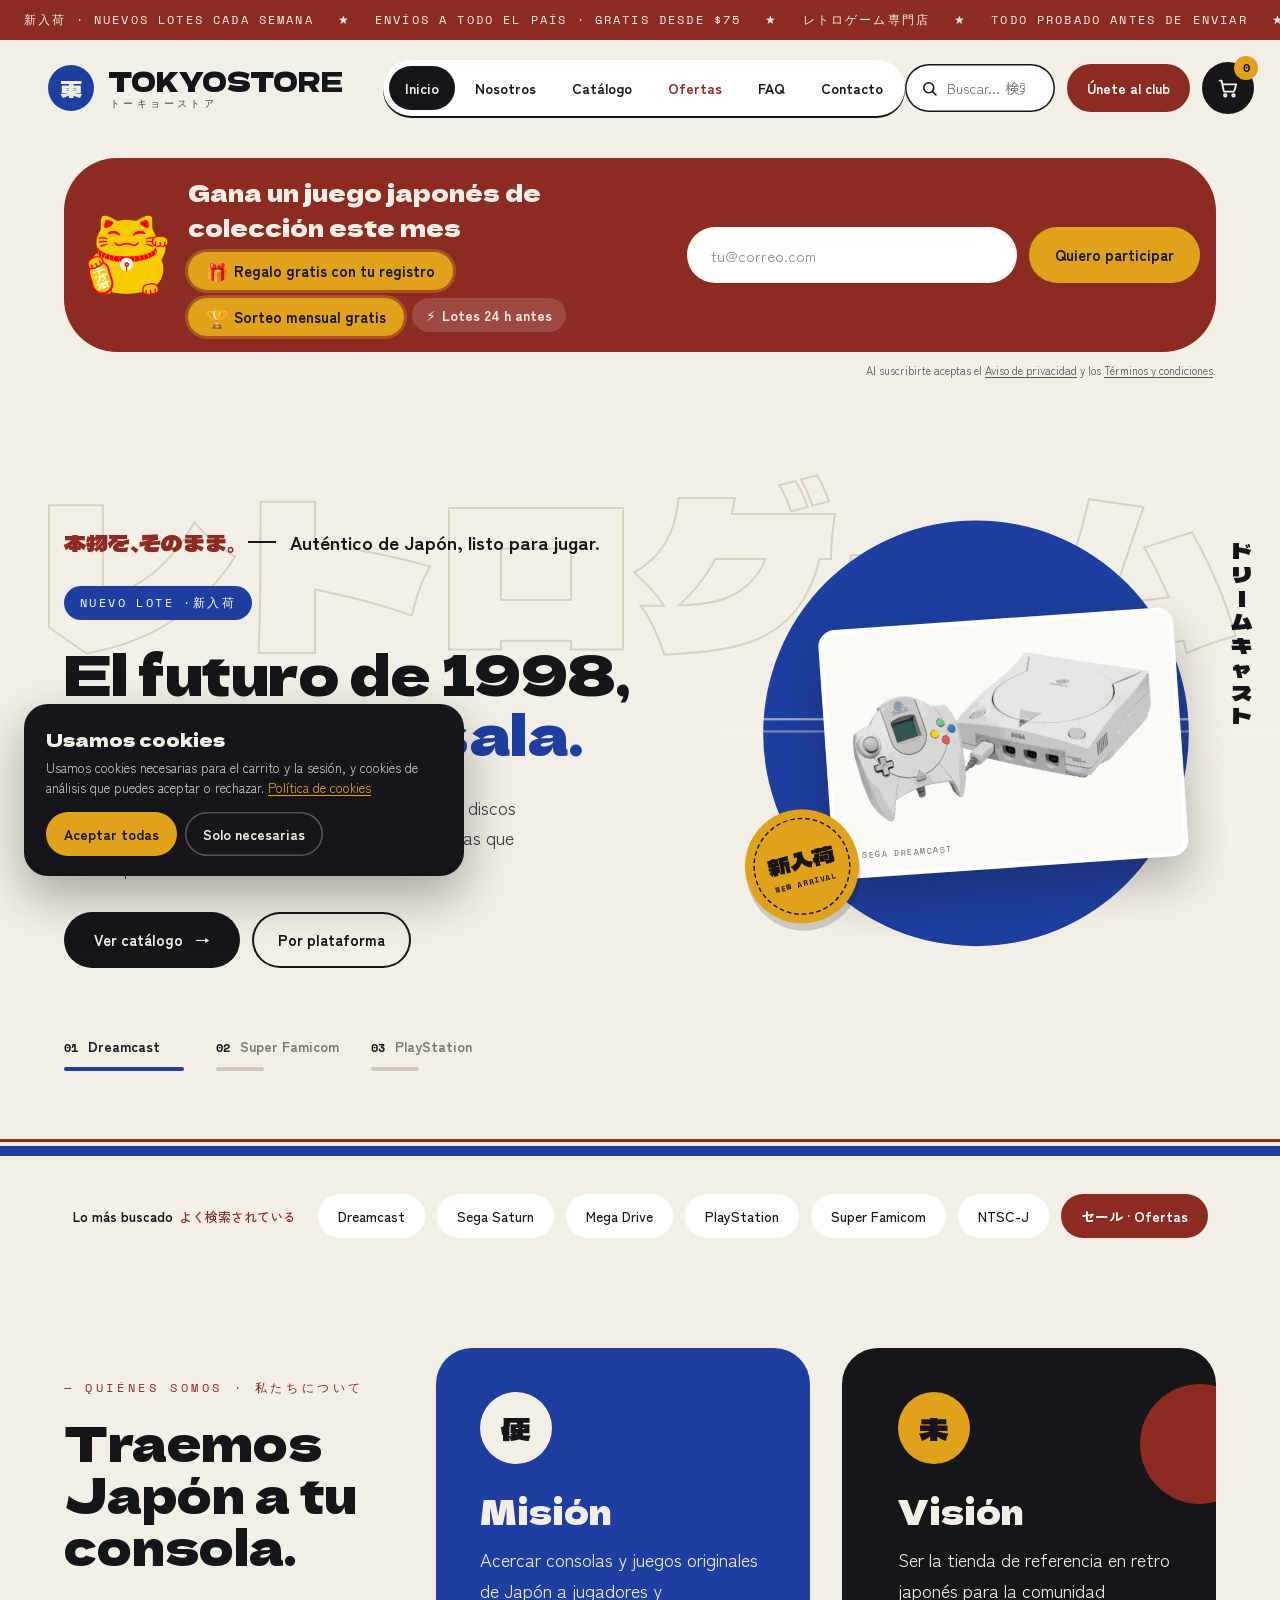
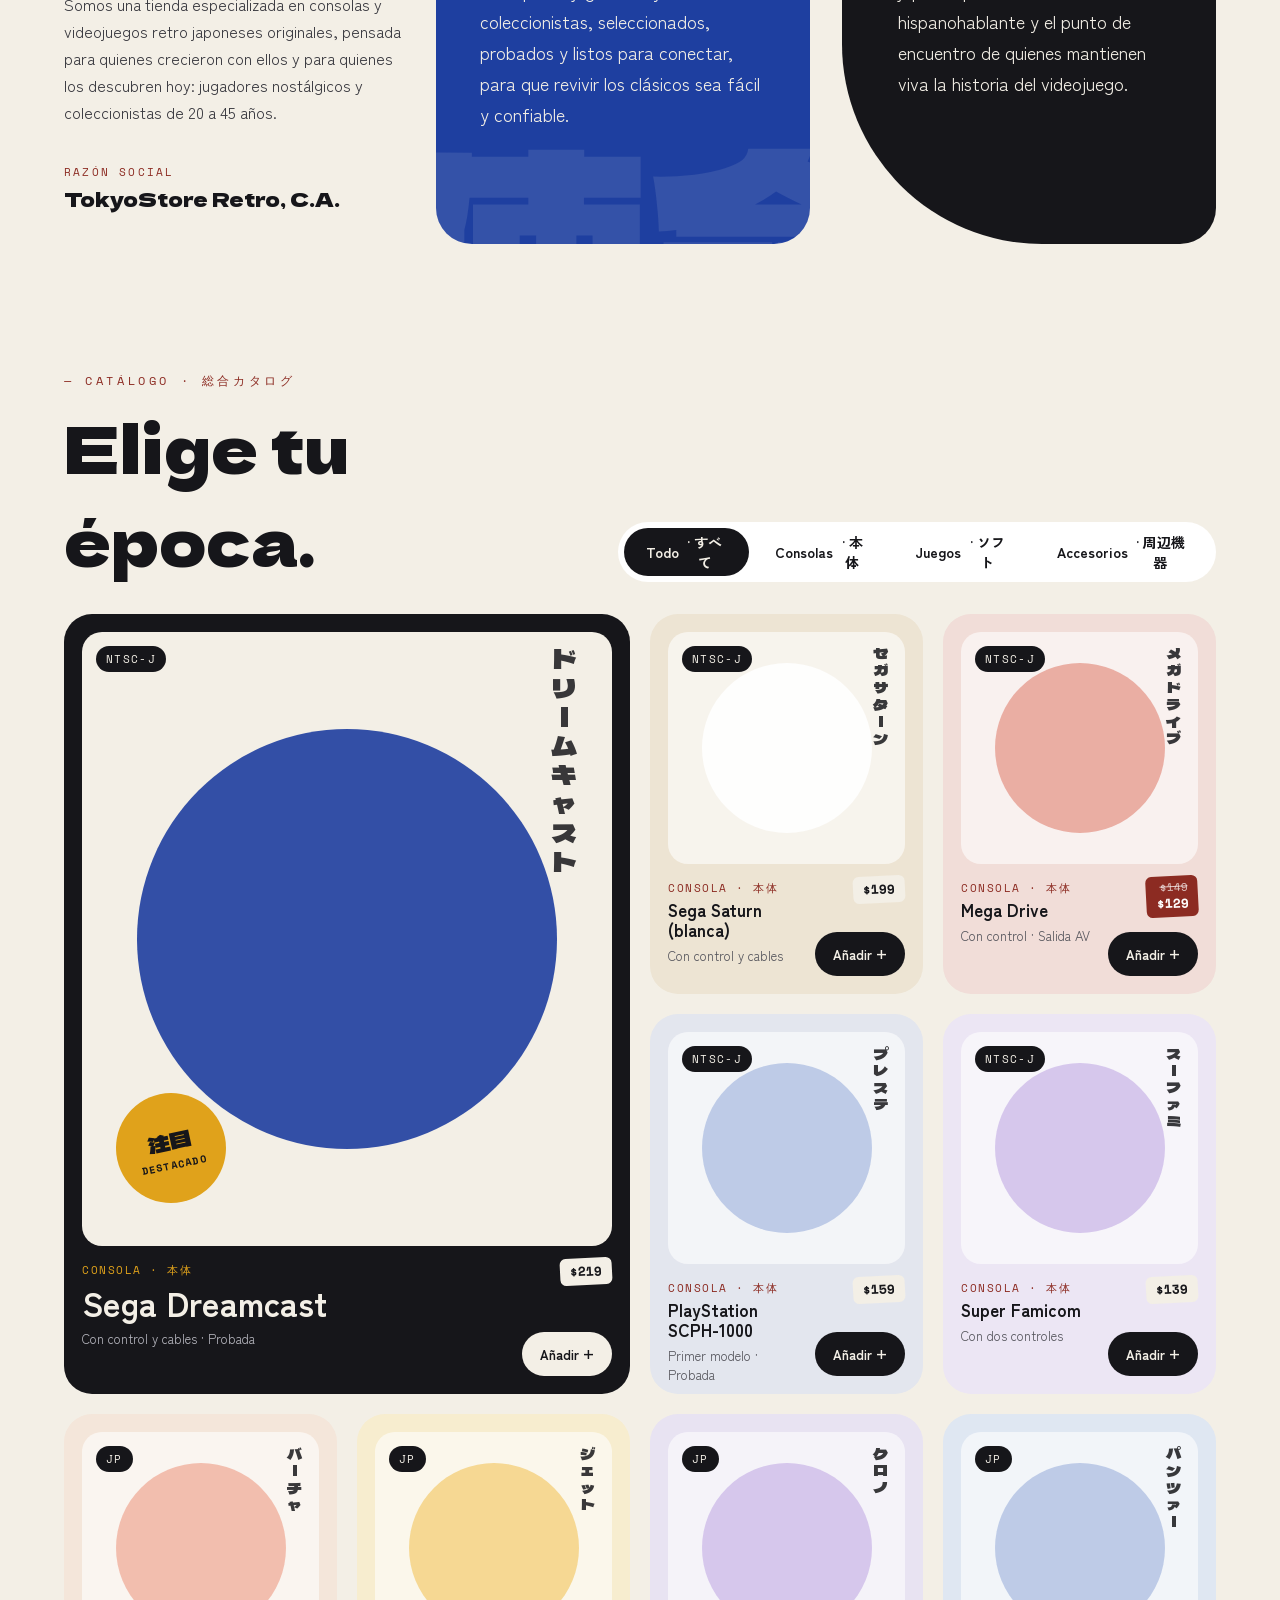
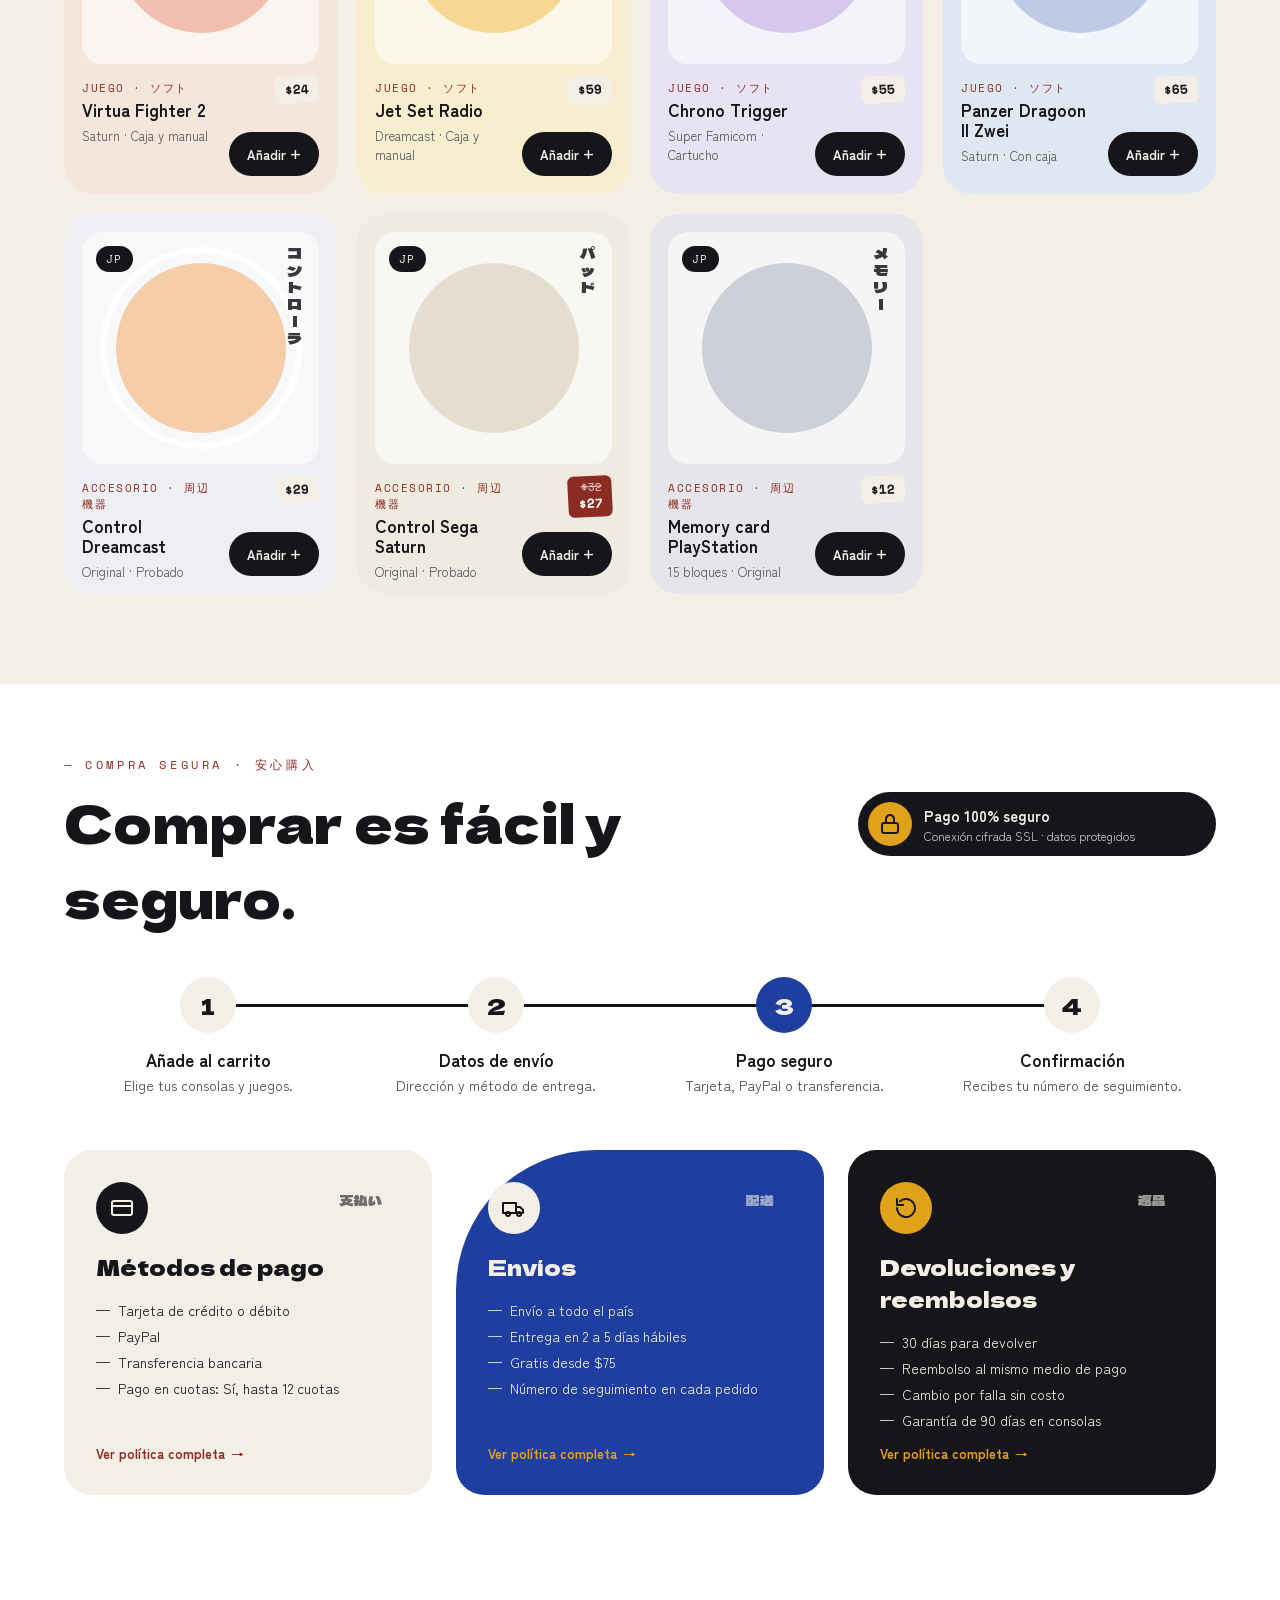
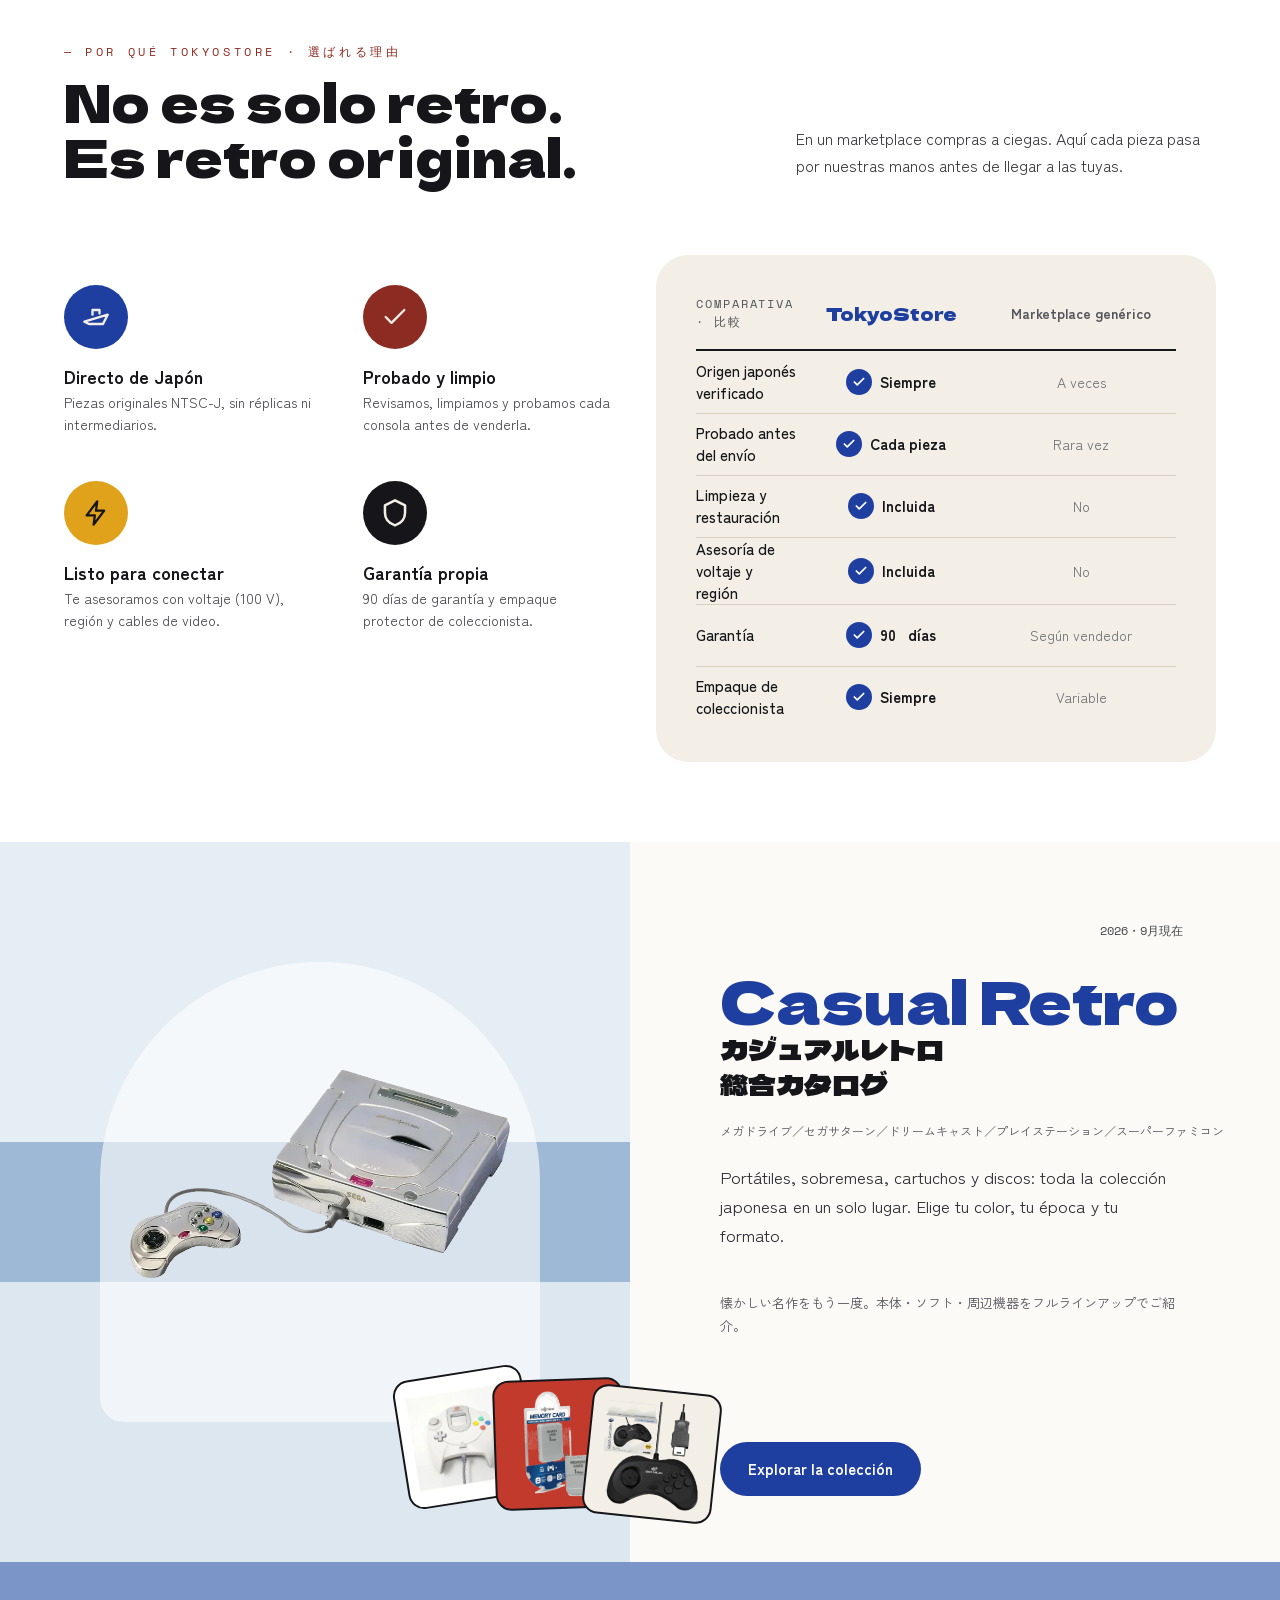
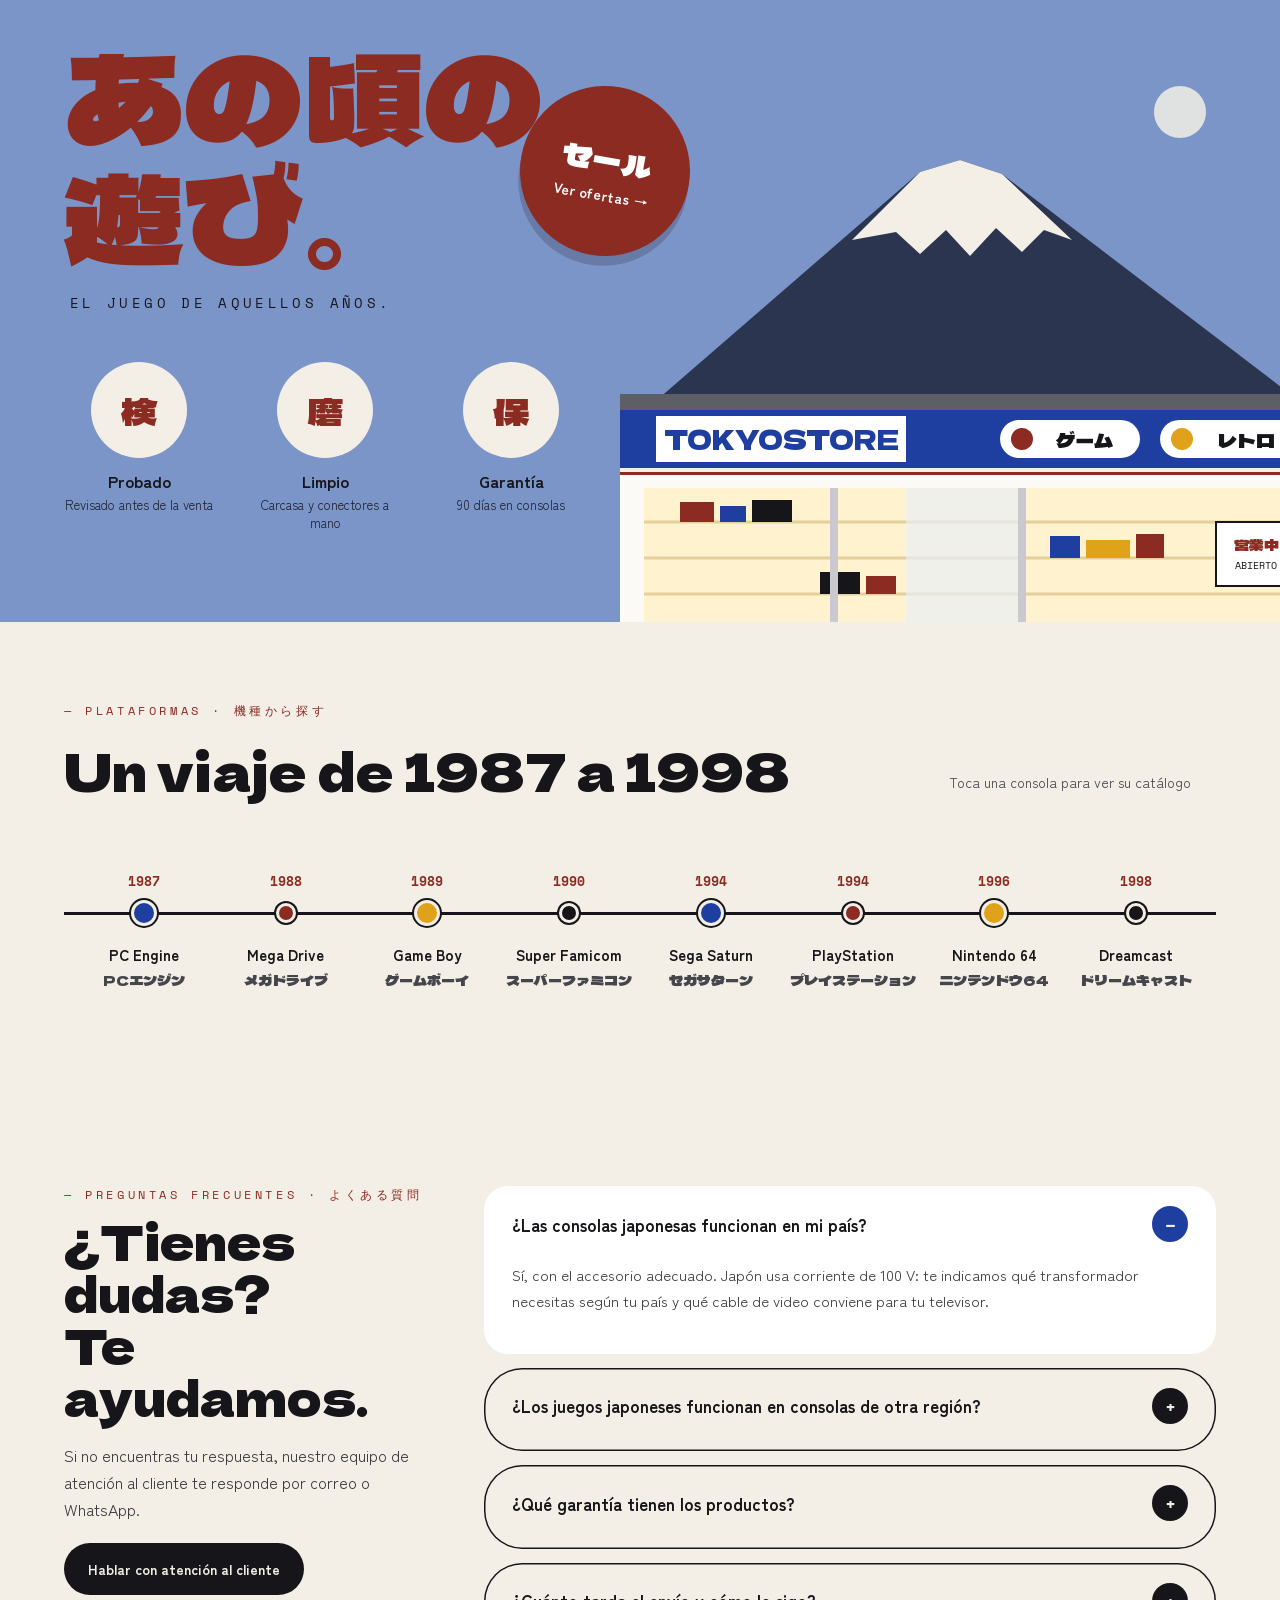
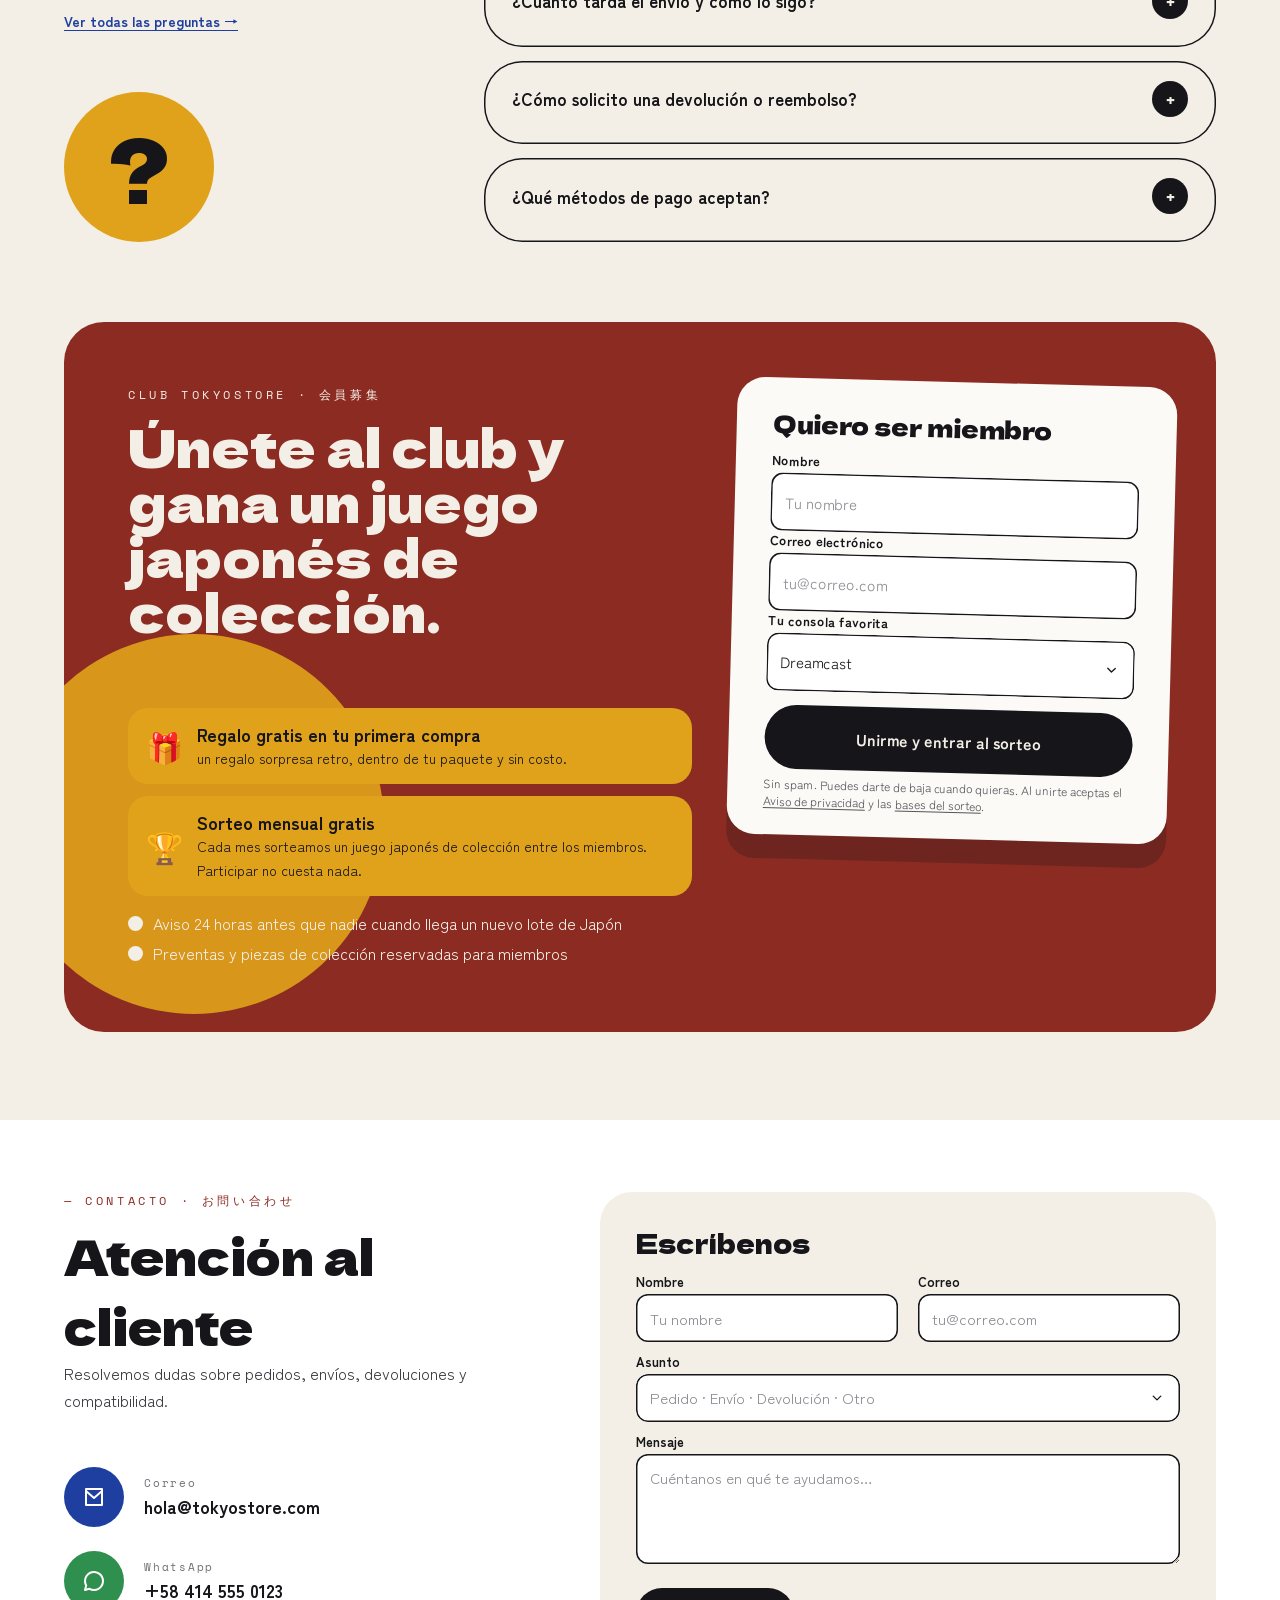
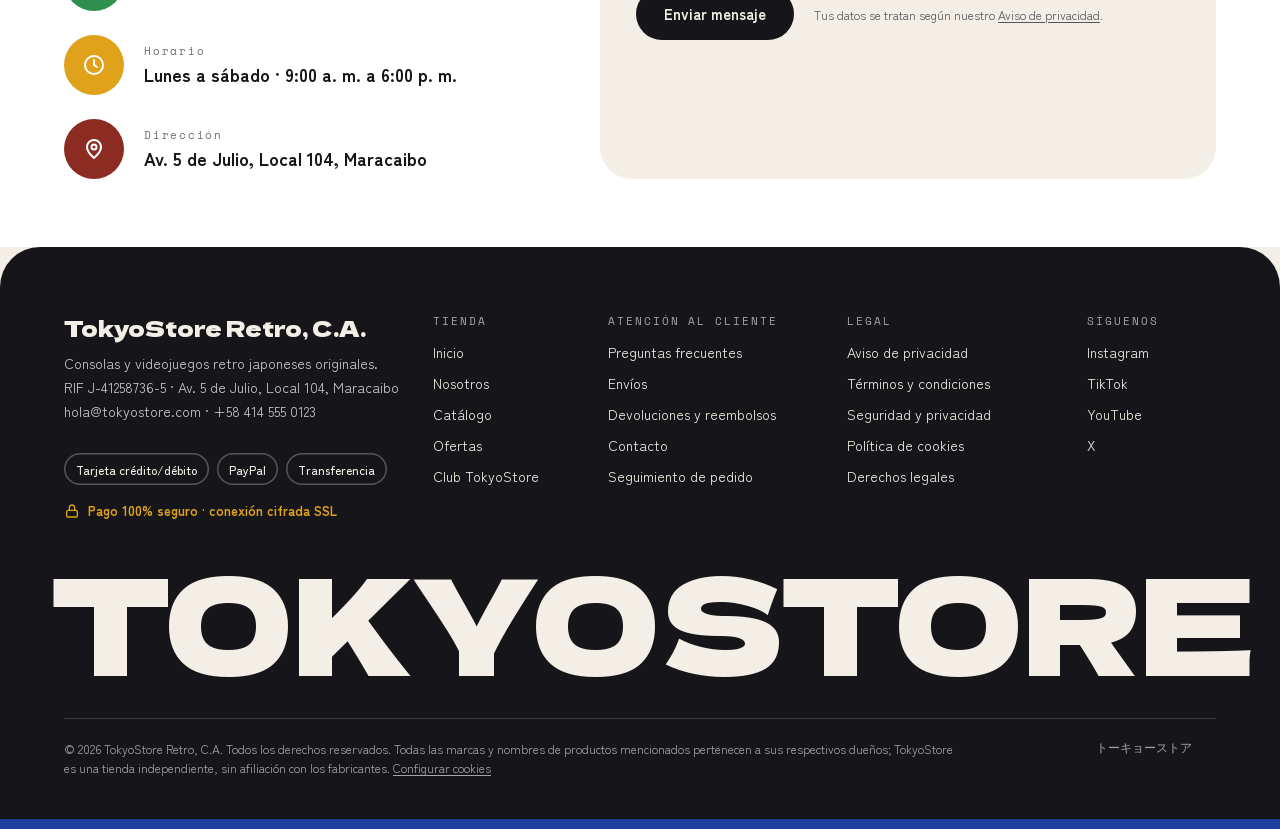
<file: index.html>
<!doctype html>
<html lang="es-VE">
<head>
<meta charset="utf-8">
<meta name="viewport" content="width=device-width, initial-scale=1">
<title>TokyoStore — Consolas y videojuegos retro japoneses originales</title>
<meta name="description" content="Consolas, juegos y accesorios retro importados de Japón: Dreamcast, Sega Saturn, Super Famicom, PlayStation y más. Probados antes de enviar, con garantía y envío a todo el país.">
<meta name="theme-color" content="#F3EFE6">
<meta property="og:title" content="TokyoStore — Consolas y videojuegos retro japoneses originales">
<meta property="og:description" content="Consolas, juegos y accesorios retro importados de Japón: Dreamcast, Sega Saturn, Super Famicom, PlayStation y más. Probados antes de enviar, con garantía y envío a todo el país.">
<meta property="og:type" content="website">
<meta property="og:locale" content="es_CO">
<link rel="icon" href="assets/img/favicon.svg" type="image/svg+xml">
<link rel="preconnect" href="https://fonts.googleapis.com">
<link rel="preconnect" href="https://fonts.gstatic.com" crossorigin>
<link rel="stylesheet" href="https://fonts.googleapis.com/css2?family=Dela+Gothic+One&family=Space+Mono:wght@400;700&family=Zen+Kaku+Gothic+New:wght@400;500;700&display=swap">
<link rel="stylesheet" href="assets/css/styles.css?v=7">
<script src="assets/js/data.js?v=7" defer></script>
<script src="assets/js/app.js?v=7" defer></script>

</head>
<body data-page="inicio">
<a class="skip-link" href="#main">Saltar al contenido</a>
<svg xmlns="http://www.w3.org/2000/svg" style="display:none" aria-hidden="true">
<symbol id="i-bolt" viewBox="0 0 28 28"><path d="M15.1667 2.3335L4.66666 16.3335H12.8333L11.6667 25.6668L22.1667 11.6668H14L15.1667 2.3335Z" stroke="currentColor" stroke-width="2.33333" stroke-linecap="round" stroke-linejoin="round"/></symbol>
<symbol id="i-camera" viewBox="0 0 34 34"><path d="M5.66663 11.3333H9.91663L12.75 7.08325H21.25L24.0833 11.3333H28.3333V26.9166H5.66663V11.3333Z" stroke="currentColor" stroke-width="2.26667" stroke-linecap="round" stroke-linejoin="round"/>
<path d="M17 24.0833C20.1297 24.0833 22.6667 21.5463 22.6667 18.4167C22.6667 15.2871 20.1297 12.75 17 12.75C13.8704 12.75 11.3334 15.2871 11.3334 18.4167C11.3334 21.5463 13.8704 24.0833 17 24.0833Z" stroke="currentColor" stroke-width="2.26667" stroke-linecap="round" stroke-linejoin="round"/></symbol>
<symbol id="i-card" viewBox="0 0 24 24"><path d="M20 5H4C2.89543 5 2 5.89543 2 7V17C2 18.1046 2.89543 19 4 19H20C21.1046 19 22 18.1046 22 17V7C22 5.89543 21.1046 5 20 5Z" stroke="currentColor" stroke-width="2" stroke-linecap="round" stroke-linejoin="round"/>
<path d="M2 10H22" stroke="currentColor" stroke-width="2" stroke-linecap="round" stroke-linejoin="round"/></symbol>
<symbol id="i-cart" viewBox="0 0 22 22"><path d="M2.75 3.66666H4.58333L6.78333 13.9333C6.82619 14.1435 6.94139 14.332 7.10888 14.466C7.27637 14.6 7.48555 14.671 7.7 14.6667H16.3167C16.5311 14.671 16.7403 14.6 16.9078 14.466C17.0753 14.332 17.1905 14.1435 17.2333 13.9333L19.25 7.33333H5.68333" stroke="currentColor" stroke-width="1.83333" stroke-linecap="round" stroke-linejoin="round"/>
<path d="M8.25001 19.6167C8.95877 19.6167 9.53334 19.0421 9.53334 18.3333C9.53334 17.6246 8.95877 17.05 8.25001 17.05C7.54124 17.05 6.96667 17.6246 6.96667 18.3333C6.96667 19.0421 7.54124 19.6167 8.25001 19.6167Z" stroke="currentColor" stroke-width="1.83333" stroke-linecap="round" stroke-linejoin="round"/>
<path d="M16.5 19.6167C17.2088 19.6167 17.7833 19.0421 17.7833 18.3333C17.7833 17.6246 17.2088 17.05 16.5 17.05C15.7912 17.05 15.2167 17.6246 15.2167 18.3333C15.2167 19.0421 15.7912 19.6167 16.5 19.6167Z" stroke="currentColor" stroke-width="1.83333" stroke-linecap="round" stroke-linejoin="round"/></symbol>
<symbol id="i-chat" viewBox="0 0 24 24"><path d="M21 11.9997C21.001 13.5801 20.5859 15.1328 19.7964 16.5018C19.0069 17.8707 17.8708 19.0077 16.5025 19.7983C15.1342 20.5889 13.5818 21.0053 12.0014 21.0055C10.4211 21.0058 8.8686 20.5899 7.5 19.7997L3 20.9997L4.2 16.4997C3.51175 15.3041 3.10757 13.9663 3.0187 12.5895C2.92983 11.2128 3.15864 9.83412 3.68745 8.55992C4.21627 7.28571 5.03093 6.15014 6.0685 5.24092C7.10608 4.3317 8.33878 3.67318 9.67138 3.31623C11.004 2.95929 12.4008 2.91347 13.7539 3.18232C15.1071 3.45118 16.3803 4.0275 17.4752 4.86677C18.5701 5.70604 19.4574 6.78579 20.0686 8.0226C20.6798 9.25941 20.9985 10.6202 21 11.9997Z" stroke="white" stroke-width="2" stroke-linecap="round" stroke-linejoin="round"/></symbol>
<symbol id="i-check-sm" viewBox="0 0 14 14"><path d="M11.6666 3.5L5.24998 9.91667L2.33331 7" stroke="white" stroke-width="1.75" stroke-linecap="round" stroke-linejoin="round"/></symbol>
<symbol id="i-check" viewBox="0 0 28 28"><path d="M23.3333 7L10.5 19.8333L4.66666 14" stroke="currentColor" stroke-width="2.33333" stroke-linecap="round" stroke-linejoin="round"/></symbol>
<symbol id="i-chevron-down" viewBox="0 0 15 15"><path d="M3.89346 5.57717L7.45208 9.32717L11.2021 5.76856" stroke="currentColor" stroke-width="1.46222" stroke-linecap="round" stroke-linejoin="round"/></symbol>
<symbol id="i-chevron-right" viewBox="0 0 16 16"><path d="M6 4L10 8L6 12" stroke="currentColor" stroke-width="1.46667" stroke-linecap="round" stroke-linejoin="round"/></symbol>
<symbol id="i-clock" viewBox="0 0 24 24"><path d="M12 21C16.9706 21 21 16.9706 21 12C21 7.02944 16.9706 3 12 3C7.02944 3 3 7.02944 3 12C3 16.9706 7.02944 21 12 21Z" stroke="white" stroke-width="2" stroke-linecap="round" stroke-linejoin="round"/>
<path d="M12 7V12L15 14" stroke="white" stroke-width="2" stroke-linecap="round" stroke-linejoin="round"/></symbol>
<symbol id="i-lock" viewBox="0 0 24 24"><path d="M18 11H6C4.89543 11 4 11.8954 4 13V19C4 20.1046 4.89543 21 6 21H18C19.1046 21 20 20.1046 20 19V13C20 11.8954 19.1046 11 18 11Z" stroke="currentColor" stroke-width="2" stroke-linecap="round" stroke-linejoin="round"/>
<path d="M8 11V7C8 5.93913 8.42143 4.92172 9.17157 4.17157C9.92172 3.42143 10.9391 3 12 3C13.0609 3 14.0783 3.42143 14.8284 4.17157C15.5786 4.92172 16 5.93913 16 7V11" stroke="currentColor" stroke-width="2" stroke-linecap="round" stroke-linejoin="round"/></symbol>
<symbol id="i-mail" viewBox="0 0 24 24"><path d="M4 4H20V20H4V4Z" stroke="white" stroke-width="2" stroke-linecap="round" stroke-linejoin="round"/>
<path d="M4 6L12 13L20 6" stroke="white" stroke-width="2" stroke-linecap="round" stroke-linejoin="round"/></symbol>
<symbol id="i-menu" viewBox="0 0 20 20"><path d="M3.3335 5H16.6668M3.3335 10H16.6668M3.3335 15H16.6668" stroke="currentColor" stroke-width="1.83333" stroke-linecap="round" stroke-linejoin="round"/></symbol>
<symbol id="i-pin" viewBox="0 0 24 24"><path d="M12 21C12 21 5 14.8 5 10C5 8.14348 5.7375 6.36301 7.05025 5.05025C8.36301 3.7375 10.1435 3 12 3C13.8565 3 15.637 3.7375 16.9497 5.05025C18.2625 6.36301 19 8.14348 19 10C19 14.8 12 21 12 21Z" stroke="white" stroke-width="2" stroke-linecap="round" stroke-linejoin="round"/>
<path d="M12 12.5C13.3807 12.5 14.5 11.3807 14.5 10C14.5 8.61929 13.3807 7.5 12 7.5C10.6193 7.5 9.5 8.61929 9.5 10C9.5 11.3807 10.6193 12.5 12 12.5Z" stroke="white" stroke-width="2" stroke-linecap="round" stroke-linejoin="round"/></symbol>
<symbol id="i-return" viewBox="0 0 24 24"><path d="M3 12.0001C2.99812 14.0611 3.70371 16.0604 4.99883 17.6637C6.29395 19.267 8.10013 20.3772 10.1155 20.8088C12.1309 21.2404 14.2333 20.9671 16.0714 20.0348C17.9095 19.1024 19.3719 17.5674 20.2142 15.6863C21.0564 13.8052 21.2276 11.692 20.6989 9.69991C20.1703 7.7078 18.9739 5.9575 17.3098 4.74152C15.6457 3.52555 13.6146 2.91759 11.556 3.01926C9.4975 3.12093 7.53622 3.92607 6 5.3001" stroke="currentColor" stroke-width="2" stroke-linecap="round" stroke-linejoin="round"/>
<path d="M3 3V9H9" stroke="currentColor" stroke-width="2" stroke-linecap="round" stroke-linejoin="round"/></symbol>
<symbol id="i-search" viewBox="0 0 17 17"><path d="M7.79171 12.75C10.5301 12.75 12.75 10.5301 12.75 7.79167C12.75 5.05326 10.5301 2.83334 7.79171 2.83334C5.0533 2.83334 2.83337 5.05326 2.83337 7.79167C2.83337 10.5301 5.0533 12.75 7.79171 12.75Z" stroke="currentColor" stroke-width="1.55833" stroke-linecap="round"/>
<path d="M11.6875 11.6875L14.875 14.875" stroke="currentColor" stroke-width="1.55833" stroke-linecap="round"/></symbol>
<symbol id="i-shield" viewBox="0 0 21 26"><path d="M10.5 1.1665L19.8333 5.83317V12.8332C19.8333 18.6665 15.75 22.7498 10.5 24.4998C5.24999 22.7498 1.16666 18.6665 1.16666 12.8332V5.83317L10.5 1.1665Z" stroke="currentColor" stroke-width="2.33333" stroke-linecap="round" stroke-linejoin="round"/></symbol>
<symbol id="i-ship" viewBox="0 0 28 28"><path d="M2.33334 18.6665L25.6667 11.6665L21 20.9998H7L2.33334 18.6665Z" stroke="currentColor" stroke-width="2.33333" stroke-linecap="round" stroke-linejoin="round"/>
<path d="M10.5 11.6667V7H17.5V10.5" stroke="currentColor" stroke-width="2.33333" stroke-linecap="round" stroke-linejoin="round"/></symbol>
<symbol id="i-truck" viewBox="0 0 24 24"><path d="M1 7H14V17H1V7Z" stroke="currentColor" stroke-width="2" stroke-linecap="round" stroke-linejoin="round"/>
<path d="M14 11H18L21 14V17H14V11Z" stroke="currentColor" stroke-width="2" stroke-linecap="round" stroke-linejoin="round"/>
<path d="M6 20C7.10457 20 8 19.1046 8 18C8 16.8954 7.10457 16 6 16C4.89543 16 4 16.8954 4 18C4 19.1046 4.89543 20 6 20Z" stroke="currentColor" stroke-width="2" stroke-linecap="round" stroke-linejoin="round"/>
<path d="M17 20C18.1046 20 19 19.1046 19 18C19 16.8954 18.1046 16 17 16C15.8954 16 15 16.8954 15 18C15 19.1046 15.8954 20 17 20Z" stroke="currentColor" stroke-width="2" stroke-linecap="round" stroke-linejoin="round"/></symbol>
</svg>
<div class="ticker" role="region" aria-label="Avisos de la tienda">
  <p class="sr-only">Nuevos lotes cada semana. Envíos a todo el país, gratis desde $75. Todo probado antes de enviar.</p>
  <div class="ticker__track" aria-hidden="true"><span class="ticker__item">新入荷 · NUEVOS LOTES CADA SEMANA</span><span class="ticker__item">★</span><span class="ticker__item">ENVÍOS A TODO EL PAÍS · GRATIS DESDE <span data-cfg="envioGratis">$75</span></span><span class="ticker__item">★</span><span class="ticker__item">レトロゲーム専門店</span><span class="ticker__item">★</span><span class="ticker__item">TODO PROBADO ANTES DE ENVIAR</span><span class="ticker__item">★</span><span class="ticker__item">新入荷 · NUEVOS LOTES CADA SEMANA</span><span class="ticker__item">★</span><span class="ticker__item">ENVÍOS A TODO EL PAÍS · GRATIS DESDE <span data-cfg="envioGratis">$75</span></span><span class="ticker__item">★</span><span class="ticker__item">レトロゲーム専門店</span><span class="ticker__item">★</span><span class="ticker__item">TODO PROBADO ANTES DE ENVIAR</span><span class="ticker__item">★</span><span class="ticker__item">新入荷 · NUEVOS LOTES CADA SEMANA</span><span class="ticker__item">★</span><span class="ticker__item">ENVÍOS A TODO EL PAÍS · GRATIS DESDE <span data-cfg="envioGratis">$75</span></span><span class="ticker__item">★</span><span class="ticker__item">レトロゲーム専門店</span><span class="ticker__item">★</span><span class="ticker__item">TODO PROBADO ANTES DE ENVIAR</span><span class="ticker__item">★</span><span class="ticker__item">新入荷 · NUEVOS LOTES CADA SEMANA</span><span class="ticker__item">★</span><span class="ticker__item">ENVÍOS A TODO EL PAÍS · GRATIS DESDE <span data-cfg="envioGratis">$75</span></span><span class="ticker__item">★</span><span class="ticker__item">レトロゲーム専門店</span><span class="ticker__item">★</span><span class="ticker__item">TODO PROBADO ANTES DE ENVIAR</span><span class="ticker__item">★</span></div>
</div>
<header class="header" id="top">
  <div class="header__bar">
    <a class="brand" href="index.html" aria-label="TokyoStore, ir al inicio">
      <span class="brand__badge" aria-hidden="true">東</span>
      <span class="brand__text"><span class="brand__name">TOKYOSTORE</span><span class="brand__kana" aria-hidden="true">トーキョーストア</span></span>
    </a>
    <nav class="nav" aria-label="Principal"><a href="#top" aria-current="page">Inicio</a><a href="#nosotros">Nosotros</a><a href="#catalogo">Catálogo</a><a href="?ofertas=1#catalogo" class="nav__sale" data-filter="ofertas">Ofertas</a><a href="faq.html">FAQ</a><a href="#contacto">Contacto</a></nav>
    <div class="header__right">
      <form class="search" id="search-d" role="search" data-search>
        <label class="search__box"><span class="sr-only">Buscar en la tienda</span><svg class="icon" aria-hidden="true"><use href="#i-search"></use></svg>
          <input class="search__input" type="search" name="q" placeholder="Buscar… 検索" autocomplete="off" role="combobox" aria-expanded="false" aria-controls="search-d-list" aria-autocomplete="list">
        </label>
        <div class="search__results" id="search-d-list" role="listbox" aria-label="Resultados"></div>
      </form>
      <a class="btn btn-red header__club" href="#club">Únete al club</a>
      <a class="cart-btn" href="carrito.html" aria-label="Carrito"><svg class="icon" aria-hidden="true"><use href="#i-cart"></use></svg><span class="cart-count" aria-hidden="true">0</span></a>
      <button class="icon-btn search-btn" type="button" data-open-search aria-label="Buscar"><svg class="icon" aria-hidden="true"><use href="#i-search"></use></svg></button>
      <a class="icon-btn icon-btn--ink cart" href="carrito.html" aria-label="Carrito"><svg class="icon" aria-hidden="true"><use href="#i-cart"></use></svg></a>
      <button class="icon-btn menu-btn" type="button" data-open-menu aria-label="Abrir menú" aria-expanded="false" aria-controls="drawer"><svg class="icon" aria-hidden="true"><use href="#i-menu"></use></svg></button>
    </div>
  </div>
</header>
<div class="drawer" id="drawer" role="dialog" aria-modal="true" aria-label="Menú">
  <div class="drawer__scrim" data-close-menu></div>
  <div class="drawer__panel">
    <div class="drawer__head">
      <a class="brand" href="index.html"><span class="brand__badge" aria-hidden="true">東</span><span class="brand__name">TOKYOSTORE</span></a>
      <button class="drawer__close" type="button" data-close-menu aria-label="Cerrar menú">×</button>
    </div>
    <nav class="drawer__links" aria-label="Menú móvil"><a href="#top">Inicio<svg class="icon" aria-hidden="true"><use href="#i-chevron-right"></use></svg></a><a href="#nosotros">Nosotros<svg class="icon" aria-hidden="true"><use href="#i-chevron-right"></use></svg></a><a href="#catalogo">Catálogo<svg class="icon" aria-hidden="true"><use href="#i-chevron-right"></use></svg></a><a href="?ofertas=1#catalogo" class="nav__sale">Ofertas<svg class="icon" aria-hidden="true"><use href="#i-chevron-right"></use></svg></a><a href="faq.html">FAQ<svg class="icon" aria-hidden="true"><use href="#i-chevron-right"></use></svg></a><a href="#contacto">Contacto<svg class="icon" aria-hidden="true"><use href="#i-chevron-right"></use></svg></a>
      <a href="carrito.html">Carrito · <span data-cart-label>0 artículos</span><svg class="icon" aria-hidden="true"><use href="#i-chevron-right"></use></svg></a>
    </nav>
    <a class="btn btn-red" href="#club" style="height:52px">Únete al club</a>
    <div class="drawer__small">
      <a href="legal.html#envios">Envíos</a>
      <a href="legal.html#devoluciones">Devoluciones y reembolsos</a>
      <a href="legal.html#privacidad">Aviso de privacidad</a>
      <a href="legal.html#terminos">Términos y condiciones</a>
    </div>
  </div>
</div>
<div class="msearch" id="msearch" role="dialog" aria-modal="true" aria-label="Buscar">
  <form class="search" id="search-m" role="search" data-search>
    <div class="msearch__row">
      <label class="search__box"><span class="sr-only">Buscar en la tienda</span><svg class="icon" aria-hidden="true"><use href="#i-search"></use></svg>
        <input class="search__input" type="search" name="q" placeholder="Buscar… 検索" autocomplete="off" role="combobox" aria-expanded="false" aria-controls="search-m-list" aria-autocomplete="list">
      </label>
      <button class="drawer__close" type="button" data-close-search aria-label="Cerrar búsqueda">×</button>
    </div>
    <div class="search__results" id="search-m-list" role="listbox" aria-label="Resultados"></div>
  </form>
</div>
<main id="main">

<!-- LANDING PAGE: captación rápida -->
<section class="lead" aria-labelledby="lead-title">
  <div class="wrap" data-form-wrap>
    <div class="lead__bar">
      <img class="lead__badge" src="assets/img/japan.png" alt="" width="84" height="84">
      <div class="lead__copy">
        <h2 class="lead__title" id="lead-title">Gana <span data-cfg="premioMes">un juego japonés de colección</span> este mes</h2>
        <ul class="lead__perks" aria-label="Qué recibes al unirte al Club TokyoStore">
          <li class="lead__perk lead__perk--gift"><span aria-hidden="true">🎁</span><b>Regalo gratis con tu registro</b></li>
          <li class="lead__perk lead__perk--gift"><span aria-hidden="true">🏆</span><b>Sorteo mensual gratis</b></li>
          <li class="lead__perk"><span aria-hidden="true">⚡</span>Lotes 24 h antes</li>
        </ul>
      </div>
      <form class="lead__form" data-club data-simple novalidate>
        <label class="sr-only" for="lead-email">Correo electrónico</label>
        <input class="field-pill" id="lead-email" type="email" name="email" placeholder="tu@correo.com" autocomplete="email" required>
        <button class="btn btn-yellow" type="submit">Quiero participar</button>
      </form>
      <p class="form-msg" role="status" aria-live="polite"></p>
      <p class="lead__legal">Al suscribirte aceptas el <a href="legal.html#privacidad">Aviso de privacidad</a> y los <a href="legal.html#terminos">Términos y condiciones</a>.</p>
    </div>
  </div>
</section>

<!-- HERO -->
<section class="hero" id="hero" aria-labelledby="hero-title" aria-roledescription="carrusel">
  <div class="hero__inner">
    <p class="hero__kata" aria-hidden="true">レトロゲーム</p>
    <div class="hero__art d-only" aria-hidden="true">
      <div class="hero__sun"></div>
      <div class="hero__lines"></div>
      <figure class="hero__photo"><img data-hero-img src="assets/img/sega-dreamcast.webp" alt="" width="380" height="203" fetchpriority="high"><figcaption class="hero__caption">SEGA DREAMCAST</figcaption></figure>
      <div class="stamp hero__stamp"><span class="stamp__jp">新入荷</span><span class="stamp__en">NEW ARRIVAL</span></div>
      <p class="hero__vertical" lang="ja">ドリームキャスト</p>
    </div>
    <div class="hero__content">
      <p class="hero__slogan"><span class="hero__slogan-jp" lang="ja">本物を、そのまま。</span><span class="hero__slogan-rule" aria-hidden="true"></span><span class="hero__slogan-es">Auténtico de Japón, listo para jugar.</span></p>
      <div class="hero__mphoto m-only" aria-hidden="true"><span class="sun"></span><img data-hero-img src="assets/img/sega-dreamcast.webp" alt="" width="380" height="203"><span class="stamp"><span class="stamp__jp">新入荷</span></span></div>
      <p class="hero__pill">NUEVO LOTE · <span lang="ja">新入荷</span></p>
      <h1 class="hero__title" id="hero-title" aria-live="polite"><span class="l1">El futuro de 1998,</span> <span class="l2">ahora en tu sala.</span></h1>
      <p class="hero__text">Consolas Dreamcast importadas de Japón, con sus discos y controles originales. Para jugadores y coleccionistas que buscan piezas auténticas.</p>
      <div class="hero__ctas">
        <a class="btn btn-ink btn-lg" href="#catalogo" data-hero-cta data-filter="todo">Ver catálogo <span aria-hidden="true">&nbsp;→</span></a>
        <a class="btn btn-outline btn-lg d-only" href="#plataformas">Por plataforma</a>
        <a class="btn btn-outline btn-lg m-only" href="#catalogo">Por plataforma</a>
      </div>
    </div>
    <div class="hero__slides" role="tablist" aria-label="Consolas destacadas">
      <button class="slide-tab" role="tab" aria-selected="true" type="button"><span class="slide-tab__row"><span class="slide-tab__n">01</span><span class="slide-tab__name">Dreamcast</span></span><span class="slide-tab__bar"></span></button>
      <button class="slide-tab" role="tab" aria-selected="false" tabindex="-1" type="button"><span class="slide-tab__row"><span class="slide-tab__n">02</span><span class="slide-tab__name">Super Famicom</span></span><span class="slide-tab__bar"></span></button>
      <button class="slide-tab" role="tab" aria-selected="false" tabindex="-1" type="button"><span class="slide-tab__row"><span class="slide-tab__n">03</span><span class="slide-tab__name">PlayStation</span></span><span class="slide-tab__bar"></span></button>
    </div>
  </div>
  <div class="hero__stripes" aria-hidden="true"></div>
</section>

<nav class="quicknav m-only" aria-label="Navegación rápida">
  <a href="#nosotros" data-q="nosotros">Nosotros</a><a href="#catalogo" data-q="catalogo" class="is-active">Catálogo</a><a href="?ofertas=1#catalogo" data-q="ofertas" data-filter="ofertas">Ofertas</a><a href="#faq" data-q="faq">FAQ</a><a href="#contacto" data-q="contacto">Contacto</a>
</nav>

<!-- LO MÁS BUSCADO -->
<nav class="popular" aria-label="Lo más buscado">
  <p class="popular__label"><b>Lo más buscado</b><span lang="ja">よく検索されている</span></p>
  <a class="chip" href="?plataforma=Dreamcast#catalogo" data-filter="plataforma" data-value="Dreamcast">Dreamcast</a>
  <a class="chip" href="?plataforma=Sega+Saturn#catalogo" data-filter="plataforma" data-value="Sega Saturn">Sega Saturn</a>
  <a class="chip" href="?plataforma=Mega+Drive#catalogo" data-filter="plataforma" data-value="Mega Drive">Mega Drive</a>
  <a class="chip" href="?plataforma=PlayStation#catalogo" data-filter="plataforma" data-value="PlayStation">PlayStation</a>
  <a class="chip" href="?plataforma=Super+Famicom#catalogo" data-filter="plataforma" data-value="Super Famicom">Super Famicom</a>
  <a class="chip" href="?q=NTSC-J#catalogo" data-filter="region" data-value="NTSC-J">NTSC-J</a>
  <a class="chip chip--sale" href="?ofertas=1#catalogo" data-filter="ofertas"><span lang="ja">セール</span>&nbsp;· Ofertas</a>
</nav>

<!-- QUIÉNES SOMOS: MISIÓN Y VISIÓN -->
<section class="about" id="nosotros" aria-labelledby="about-title">
  <div class="wrap about__grid">
    <div class="about__intro">
      <p class="eyebrow">— Quiénes somos<span class="d-only"> · <span lang="ja">私たちについて</span></span></p>
      <h2 class="h-lg" id="about-title">Traemos Japón a tu consola.</h2>
      <p class="about__p">Somos una tienda especializada en consolas y videojuegos retro japoneses originales, pensada para quienes crecieron con ellos y para quienes los descubren hoy: jugadores nostálgicos y coleccionistas de 20 a 45 años.</p>
      <div class="about__rs">
        <p class="about__rs-label">RAZÓN SOCIAL</p>
        <p class="about__rs-name">TokyoStore Retro, C.A.</p>
      </div>
    </div>
    <article class="mv-card mv-card--mision">
      <span class="mv-card__ghost" aria-hidden="true">使命</span>
      <span class="mv-card__badge" aria-hidden="true">使</span>
      <h3>Misión</h3>
      <p>Acercar consolas y juegos originales de Japón<span class="d-only"> a jugadores y coleccionistas, seleccionados</span>, probados y listos para conectar<span class="d-only">, para que revivir los clásicos sea fácil y confiable</span>.</p>
    </article>
    <article class="mv-card mv-card--vision">
      <span class="mv-card__sun" aria-hidden="true"></span>
      <span class="mv-card__badge" aria-hidden="true">未</span>
      <h3>Visión</h3>
      <p>Ser la tienda de referencia en retro japonés para la comunidad hispanohablante<span class="d-only"> y el punto de encuentro de quienes mantienen viva la historia del videojuego</span>.</p>
    </article>
    <p class="about__rs-m m-only">Razón social: TokyoStore Retro, C.A.</p>
  </div>
</section>

<!-- CATÁLOGO -->
<section class="catalog" id="catalogo" aria-labelledby="cat-title">
  <div class="wrap">
    <div class="catalog__head">
      <div>
        <p class="eyebrow">— Catálogo<span class="d-only"> · <span lang="ja">総合カタログ</span></span></p>
        <h2 class="catalog__title" id="cat-title">Elige tu época.</h2>
      </div>
      <div class="tabs" id="tabs" role="tablist" aria-label="Filtrar por tipo">
        <button class="tab" role="tab" type="button" data-cat="todo" aria-selected="true">Todo<span class="jp" lang="ja"> · すべて</span></button>
        <button class="tab" role="tab" type="button" data-cat="consola" aria-selected="false">Consolas<span class="jp" lang="ja"> · 本体</span></button>
        <button class="tab" role="tab" type="button" data-cat="juego" aria-selected="false">Juegos<span class="jp" lang="ja"> · ソフト</span></button>
        <button class="tab" role="tab" type="button" data-cat="accesorio" aria-selected="false">Accesorios<span class="jp" lang="ja"> · 周辺機器</span></button>
      </div>
    </div>
    <p class="catalog__filter" id="catalogFilter" role="status" aria-live="polite">Mostrando: <b id="catalogFilterText"></b> <button type="button" id="catalogFilterClear">Quitar filtro ×</button></p>
    <div class="grid" id="grid" aria-live="polite"></div>
    <div class="catalog__empty" id="catalogEmpty">
      <h3>Aún no hay piezas de esa consola.</h3>
      <p>Llegan lotes nuevos cada semana. Únete al club y te avisamos primero.</p>
      <p style="margin-top:18px"><button class="btn btn-ink" type="button" id="catalogEmptyClear">Ver todo el catálogo</button></p>
    </div>
    <button class="btn catalog__more" type="button" id="catalogMore" hidden>Ver todo el catálogo</button>
    <noscript><p style="margin-top:20px">Activa JavaScript para ver el catálogo y comprar.</p></noscript>
  </div>
</section>

<!-- COMPRA SEGURA -->
<section class="secure" id="compra-segura" aria-labelledby="sec-title">
  <div class="wrap">
    <div class="secure__head">
      <div>
        <p class="eyebrow">— Compra segura<span class="d-only"> · <span lang="ja">安心購入</span></span></p>
        <h2 class="h-xl" id="sec-title">Comprar es fácil y seguro.</h2>
      </div>
      <div class="seal"><span class="seal__icon"><svg class="icon" aria-hidden="true"><use href="#i-lock"></use></svg></span><p><b>Pago 100% seguro</b><span>Conexión cifrada SSL · datos protegidos</span></p></div>
    </div>
    <ol class="steps" aria-label="Cómo comprar">
      <li class="step"><span class="step__n" aria-hidden="true">1</span><b>Añade al carrito</b><span>Elige tus consolas y juegos.</span></li>
      <li class="step"><span class="step__n" aria-hidden="true">2</span><b>Datos de envío</b><span>Dirección y método de entrega.</span></li>
      <li class="step step--on"><span class="step__n" aria-hidden="true">3</span><b>Pago seguro</b><span>Tarjeta, PayPal o transferencia.</span></li>
      <li class="step"><span class="step__n" aria-hidden="true">4</span><b>Confirmación</b><span>Recibes tu número de seguimiento.</span></li>
    </ol>
    <div class="policies">
      <article class="policy policy--pay">
        <span class="policy__icon"><svg class="icon" aria-hidden="true"><use href="#i-card"></use></svg></span><span class="policy__jp" lang="ja" aria-hidden="true">支払い</span>
        <h3>Métodos de pago</h3>
        <ul><li>Tarjeta de crédito o débito</li><li>PayPal</li><li>Transferencia bancaria</li><li>Pago en cuotas: <span data-cfg="cuotas">Sí, hasta 12 cuotas</span></li></ul>
        <a class="policy__link" href="legal.html#seguridad">Ver política completa <span aria-hidden="true">→</span></a>
      </article>
      <article class="policy policy--ship">
        <span class="policy__icon"><svg class="icon" aria-hidden="true"><use href="#i-truck"></use></svg></span><span class="policy__jp" lang="ja" aria-hidden="true">配送</span>
        <h3>Envíos</h3>
        <ul><li>Envío a todo el país</li><li>Entrega en <span data-cfg="entrega">2 a 5</span> días hábiles</li><li>Gratis desde <span data-cfg="envioGratis">$75</span></li><li>Número de seguimiento en cada pedido</li></ul>
        <a class="policy__link" href="legal.html#envios">Ver política completa <span aria-hidden="true">→</span></a>
      </article>
      <article class="policy policy--ret">
        <span class="policy__icon"><svg class="icon" aria-hidden="true"><use href="#i-return"></use></svg></span><span class="policy__jp" lang="ja" aria-hidden="true">返品</span>
        <h3>Devoluciones y reembolsos</h3>
        <ul><li><span data-cfg="diasDevolucion">30</span>&nbsp;días para devolver</li><li>Reembolso al mismo medio de pago</li><li>Cambio por falla sin costo</li><li>Garantía de <span data-cfg="diasGarantia">90</span>&nbsp;días en consolas</li></ul>
        <a class="policy__link" href="legal.html#devoluciones">Ver política completa <span aria-hidden="true">→</span></a>
      </article>
    </div>
    <div class="secure-m m-only">
      <ol class="msteps" aria-label="Cómo comprar">
        <li><i aria-hidden="true">1</i>Añade al carrito</li><li><i aria-hidden="true">2</i>Datos de envío</li>
        <li class="on"><i aria-hidden="true">3</i>Pago seguro (SSL)</li><li><i aria-hidden="true">4</i>Confirmación y seguimiento</li>
      </ol>
      <p class="mpays" aria-label="Medios de pago"><span class="pay-pill">Tarjeta</span><span class="pay-pill">PayPal</span><span class="pay-pill">Transferencia</span></p>
      <a class="minfo" href="legal.html#envios"><b>Envíos</b><span>A todo el país · <span data-cfg="entrega">2 a 5</span> días · con seguimiento</span></a>
      <a class="minfo" href="legal.html#devoluciones"><b>Devoluciones y reembolsos</b><span><span data-cfg="diasDevolucion">30</span> días para devolver · reembolso al mismo medio de pago</span></a>
    </div>
  </div>
</section>

<!-- VENTAJA COMPETITIVA -->
<section class="why" id="por-que" aria-labelledby="why-title">
  <div class="wrap">
    <div class="why__head">
      <div>
        <p class="eyebrow">— Por qué TokyoStore · <span lang="ja">選ばれる理由</span></p>
        <h2 class="h-xl" id="why-title">No es solo retro.<br> Es retro original.</h2>
      </div>
      <p>En un marketplace compras a ciegas. Aquí cada pieza pasa por nuestras manos antes de llegar a las tuyas.</p>
    </div>
    <div class="why__body">
      <ul class="feats">
        <li class="feat"><span class="feat__icon bg-blue"><svg class="icon" aria-hidden="true"><use href="#i-ship"></use></svg></span><h3>Directo de Japón</h3><p>Piezas originales NTSC-J, sin réplicas ni intermediarios.</p></li>
        <li class="feat"><span class="feat__icon bg-red"><svg class="icon" aria-hidden="true"><use href="#i-check"></use></svg></span><h3>Probado y limpio</h3><p>Revisamos, limpiamos y probamos cada consola antes de venderla.</p></li>
        <li class="feat"><span class="feat__icon bg-yellow"><svg class="icon" aria-hidden="true"><use href="#i-bolt"></use></svg></span><h3>Listo para conectar</h3><p>Te asesoramos con voltaje (100 V), región y cables de video.</p></li>
        <li class="feat"><span class="feat__icon bg-ink"><svg class="icon" aria-hidden="true"><use href="#i-shield"></use></svg></span><h3>Garantía propia</h3><p><span data-cfg="diasGarantia">90</span> días de garantía y empaque protector de coleccionista.</p></li>
      </ul>
      <div class="compare">
        <table>
          <caption class="sr-only">Comparativa entre TokyoStore y un marketplace genérico</caption>
          <thead><tr><th scope="col">COMPARATIVA · <span lang="ja">比較</span></th><th scope="col" class="ts">TokyoStore</th><th scope="col" class="mk">Marketplace genérico</th></tr></thead>
          <tbody>
            <tr><th scope="row">Origen japonés verificado</th><td class="ts"><span><i><svg class="icon" aria-hidden="true"><use href="#i-check-sm"></use></svg></i>Siempre</span></td><td class="mk">A veces</td></tr><tr><th scope="row">Probado antes del envío</th><td class="ts"><span><i><svg class="icon" aria-hidden="true"><use href="#i-check-sm"></use></svg></i>Cada pieza</span></td><td class="mk">Rara vez</td></tr><tr><th scope="row">Limpieza y restauración</th><td class="ts"><span><i><svg class="icon" aria-hidden="true"><use href="#i-check-sm"></use></svg></i>Incluida</span></td><td class="mk">No</td></tr><tr><th scope="row">Asesoría de voltaje y región</th><td class="ts"><span><i><svg class="icon" aria-hidden="true"><use href="#i-check-sm"></use></svg></i>Incluida</span></td><td class="mk">No</td></tr><tr><th scope="row">Garantía</th><td class="ts"><span><i><svg class="icon" aria-hidden="true"><use href="#i-check-sm"></use></svg></i><span data-cfg="diasGarantia">90</span>&nbsp;días</span></td><td class="mk">Según vendedor</td></tr><tr><th scope="row">Empaque de coleccionista</th><td class="ts"><span><i><svg class="icon" aria-hidden="true"><use href="#i-check-sm"></use></svg></i>Siempre</span></td><td class="mk">Variable</td></tr>
          </tbody>
        </table>
      </div>
    </div>
  </div>
</section>

<!-- CASUAL RETRO -->
<section class="casual" aria-labelledby="casual-title">
  <div class="casual__inner">
    <div class="casual__art" aria-hidden="true">
      <div class="casual__arch"><img src="assets/img/sega-saturn.webp" alt="" width="745" height="406" loading="lazy"></div>
      <div class="mini mini--1"><img src="assets/img/control-dreamcast.webp" alt="" width="480" height="480" loading="lazy"></div>
      <div class="mini mini--2"><img src="assets/img/memory-card.webp" alt="" width="357" height="560" loading="lazy"></div>
      <div class="mini mini--3"><img src="assets/img/control-saturn.webp" alt="" width="561" height="600" loading="lazy"></div>
    </div>
    <div class="casual__copy">
      <p class="casual__date" lang="ja">2026・9月現在</p>
      <h2 class="casual__title" id="casual-title">Casual Retro</h2>
      <p class="casual__jp" lang="ja">カジュアルレトロ<br>総合カタログ</p>
      <p class="casual__kana" lang="ja">メガドライブ／セガサターン／ドリームキャスト／プレイステーション／スーパーファミコン</p>
      <p class="casual__text">Portátiles, sobremesa, cartuchos y discos: toda la colección japonesa en un solo lugar. Elige tu color, tu época y tu formato.</p>
      <p class="casual__jptext" lang="ja">懐かしい名作をもう一度。本体・ソフト・周辺機器をフルラインアップでご紹介。</p>
      <a class="btn btn-blue" href="#catalogo" data-filter="todo">Explorar la colección</a>
    </div>
  </div>
</section>

<!-- PÓSTER -->
<section class="poster" aria-labelledby="poster-title">
  <div class="poster__inner">
    <h2 class="poster__title" id="poster-title" lang="ja">あの頃の、<br>遊び。</h2>
    <p class="poster__sub">EL JUEGO DE AQUELLOS AÑOS.</p>
    <ul class="poster__badges">
      <li class="poster__badge"><i lang="ja" aria-hidden="true">検</i><b>Probado</b><span>Revisado antes de la venta</span></li>
      <li class="poster__badge"><i lang="ja" aria-hidden="true">磨</i><b>Limpio</b><span>Carcasa y conectores a mano</span></li>
      <li class="poster__badge"><i lang="ja" aria-hidden="true">保</i><b>Garantía</b><span><span data-cfg="diasGarantia">90</span> días en consolas</span></li>
    </ul>
    <a class="poster__sale" href="?ofertas=1#catalogo" data-filter="ofertas"><b lang="ja">セール</b><span>Ver ofertas →</span></a>
    <div class="konbini" aria-hidden="true">
      <svg aria-hidden="true" focusable="false" width="720" height="620" viewBox="0 0 720 620" fill="none" xmlns="http://www.w3.org/2000/svg">
<path opacity="0.85" d="M560 136C574.359 136 586 124.359 586 110C586 95.6406 574.359 84 560 84C545.641 84 534 95.6406 534 110C534 124.359 545.641 136 560 136Z" fill="#F3EFE6"/>
<path d="M0 430L300 170L340 158L382 172L720 430H0Z" fill="#2B3550"/>
<path d="M232 238L300 170L340 158L382 172L452 238L424 228L402 250L376 226L350 254L326 228L300 252L276 230L232 238Z" fill="#F3EFE6"/>
<path d="M720 392H0V620H720V392Z" fill="#FBFAF6"/>
<path d="M720 392H0V408H720V392Z" fill="#5E5E66"/>
<path d="M720 408H0V466H720V408Z" fill="#1E3FA0"/>
<path d="M720 466H0V470H720V466Z" fill="#F3EFE6"/>
<path d="M720 470H0V473H720V470Z" fill="#8C2B22"/>
<path d="M286 414H36V460H286V414Z" fill="white"/>
<path d="M501 418H399C388.507 418 380 426.507 380 437C380 447.493 388.507 456 399 456H501C511.493 456 520 447.493 520 437C520 426.507 511.493 418 501 418Z" fill="white"/>
<path d="M402 448C408.075 448 413 443.075 413 437C413 430.925 408.075 426 402 426C395.925 426 391 430.925 391 437C391 443.075 395.925 448 402 448Z" fill="#8C2B22"/>
<path d="M671 418H559C548.507 418 540 426.507 540 437C540 447.493 548.507 456 559 456H671C681.493 456 690 447.493 690 437C690 426.507 681.493 418 671 418Z" fill="white"/>
<path d="M562 448C568.075 448 573 443.075 573 437C573 430.925 568.075 426 562 426C555.925 426 551 430.925 551 437C551 443.075 555.925 448 562 448Z" fill="#E0A21B"/>
<path d="M696 486H24V620H696V486Z" fill="#FFF3CF"/>
<path d="M24 520H696" stroke="#E3CF9A" stroke-width="3"/>
<path d="M24 556H696" stroke="#E3CF9A" stroke-width="3"/>
<path d="M24 592H696" stroke="#E3CF9A" stroke-width="3"/>
<path d="M94 500H60V520H94V500Z" fill="#8C2B22"/>
<path d="M126 504H100V520H126V504Z" fill="#1E3FA0"/>
<path d="M172 498H132V520H172V498Z" fill="#16161A"/>
<path d="M460 534H430V556H460V534Z" fill="#1E3FA0"/>
<path d="M510 538H466V556H510V538Z" fill="#E0A21B"/>
<path d="M544 532H516V556H544V532Z" fill="#8C2B22"/>
<path d="M240 570H200V592H240V570Z" fill="#16161A"/>
<path d="M276 574H246V592H276V574Z" fill="#8C2B22"/>
<path d="M218 486H210V620H218V486Z" fill="#C9C9CF"/>
<path d="M406 486H398V620H406V486Z" fill="#C9C9CF"/>
<path opacity="0.7" d="M398 486H286V620H398V486Z" fill="#E9F0F7"/>
<path d="M676 520H596V584H676V520Z" fill="white" stroke="#16161A" stroke-width="2"/>
</svg>

      <span class="konbini__t konbini__name">TOKYOSTORE</span>
      <span class="konbini__t konbini__game">ゲーム</span>
      <span class="konbini__t konbini__retro">レトロ</span>
      <span class="konbini__t konbini__open">営業中</span>
      <span class="konbini__t konbini__open-es">ABIERTO</span>
    </div>
  </div>
</section>

<!-- PLATAFORMAS -->
<section class="platforms" id="plataformas" aria-labelledby="plat-title">
  <div class="wrap">
    <div class="platforms__head">
      <div>
        <p class="eyebrow">— Plataformas · <span lang="ja">機種から探す</span></p>
        <h2 class="h-xl" id="plat-title">Un viaje de 1987 a 1998</h2>
      </div>
      <p>Toca una consola para ver su catálogo</p>
    </div>
    <ol class="timeline"><li><a class="tl tl--big" href="?plataforma=PC+Engine#catalogo" data-filter="plataforma" data-value="PC Engine">
  <span class="tl__year">1987</span><span class="tl__dot" aria-hidden="true"><i style="background:#1E3FA0"></i></span><b>PC Engine</b><span lang="ja">PCエンジン</span></a></li><li><a class="tl" href="?plataforma=Mega+Drive#catalogo" data-filter="plataforma" data-value="Mega Drive">
  <span class="tl__year">1988</span><span class="tl__dot" aria-hidden="true"><i style="background:#8C2B22"></i></span><b>Mega Drive</b><span lang="ja">メガドライブ</span></a></li><li><a class="tl tl--big" href="?plataforma=Game+Boy#catalogo" data-filter="plataforma" data-value="Game Boy">
  <span class="tl__year">1989</span><span class="tl__dot" aria-hidden="true"><i style="background:#E0A21B"></i></span><b>Game Boy</b><span lang="ja">ゲームボーイ</span></a></li><li><a class="tl" href="?plataforma=Super+Famicom#catalogo" data-filter="plataforma" data-value="Super Famicom">
  <span class="tl__year">1990</span><span class="tl__dot" aria-hidden="true"><i style="background:#16161A"></i></span><b>Super Famicom</b><span lang="ja">スーパーファミコン</span></a></li><li><a class="tl tl--big" href="?plataforma=Sega+Saturn#catalogo" data-filter="plataforma" data-value="Sega Saturn">
  <span class="tl__year">1994</span><span class="tl__dot" aria-hidden="true"><i style="background:#1E3FA0"></i></span><b>Sega Saturn</b><span lang="ja">セガサターン</span></a></li><li><a class="tl" href="?plataforma=PlayStation#catalogo" data-filter="plataforma" data-value="PlayStation">
  <span class="tl__year">1994</span><span class="tl__dot" aria-hidden="true"><i style="background:#8C2B22"></i></span><b>PlayStation</b><span lang="ja">プレイステーション</span></a></li><li><a class="tl tl--big" href="?plataforma=Nintendo+64#catalogo" data-filter="plataforma" data-value="Nintendo 64">
  <span class="tl__year">1996</span><span class="tl__dot" aria-hidden="true"><i style="background:#E0A21B"></i></span><b>Nintendo 64</b><span lang="ja">ニンテンドウ64</span></a></li><li><a class="tl" href="?plataforma=Dreamcast#catalogo" data-filter="plataforma" data-value="Dreamcast">
  <span class="tl__year">1998</span><span class="tl__dot" aria-hidden="true"><i style="background:#16161A"></i></span><b>Dreamcast</b><span lang="ja">ドリームキャスト</span></a></li></ol>
  </div>
</section>

<!-- FAQ -->
<section class="faq" id="faq" aria-labelledby="faq-title">
  <div class="wrap faq__grid">
    <div class="faq__intro">
      <p class="eyebrow">— Preguntas frecuentes · <span lang="ja">よくある質問</span></p>
      <h2 class="h-lg" id="faq-title"><span class="d-only">¿Tienes dudas?<br>Te ayudamos.</span><span class="m-only">Preguntas frecuentes</span></h2>
      <p>Si no encuentras tu respuesta, nuestro equipo de atención al cliente te responde por correo o WhatsApp.</p>
      <a class="btn btn-ink" href="#contacto">Hablar con atención al cliente</a><br>
      <a class="all" href="faq.html">Ver todas las preguntas →</a>
      <div class="faq__q-badge" aria-hidden="true">?</div>
    </div>
    <div class="acc">
      <div class="acc__item is-open">
  <h3><button class="acc__btn" type="button" aria-expanded="true" aria-controls="faq-0" id="faq-b0">¿Las consolas japonesas funcionan en mi país?<span class="acc__sign" aria-hidden="true">–</span></button></h3>
  <div class="acc__panel" id="faq-0" role="region" aria-labelledby="faq-b0"><div><p>Sí, con el accesorio adecuado. Japón usa corriente de 100 V: te indicamos qué transformador necesitas según tu país y qué cable de video conviene para tu televisor.</p></div></div>
</div>
<div class="acc__item">
  <h3><button class="acc__btn" type="button" aria-expanded="false" aria-controls="faq-1" id="faq-b1">¿Los juegos japoneses funcionan en consolas de otra región?<span class="acc__sign" aria-hidden="true">+</span></button></h3>
  <div class="acc__panel" id="faq-1" role="region" aria-labelledby="faq-b1"><div><p>Depende de la consola. Los juegos japoneses funcionan sin problema en consolas japonesas (NTSC-J), que son las que vendemos. En consolas americanas o europeas muchos necesitan un adaptador o una modificación; antes de comprar te confirmamos la compatibilidad por WhatsApp.</p></div></div>
</div>
<div class="acc__item">
  <h3><button class="acc__btn" type="button" aria-expanded="false" aria-controls="faq-2" id="faq-b2">¿Qué garantía tienen los productos?<span class="acc__sign" aria-hidden="true">+</span></button></h3>
  <div class="acc__panel" id="faq-2" role="region" aria-labelledby="faq-b2"><div><p>Las consolas tienen <span data-cfg="diasGarantia">90</span> días de garantía TokyoStore y los juegos y accesorios 30 días, contados desde la entrega. Si algo falla, lo reparamos o lo cambiamos sin costo.</p></div></div>
</div>
<div class="acc__item">
  <h3><button class="acc__btn" type="button" aria-expanded="false" aria-controls="faq-3" id="faq-b3">¿Cuánto tarda el envío y cómo lo sigo?<span class="acc__sign" aria-hidden="true">+</span></button></h3>
  <div class="acc__panel" id="faq-3" role="region" aria-labelledby="faq-b3"><div><p>Enviamos a todo el país en <span data-cfg="entrega">2 a 5</span> días hábiles. El envío es gratis desde <span data-cfg="envioGratis">$75</span>; si no, cuesta <span data-cfg="costoEnvio">$4</span>. Apenas despachamos te llega por correo el número de guía para seguirlo.</p></div></div>
</div>
<div class="acc__item">
  <h3><button class="acc__btn" type="button" aria-expanded="false" aria-controls="faq-4" id="faq-b4">¿Cómo solicito una devolución o reembolso?<span class="acc__sign" aria-hidden="true">+</span></button></h3>
  <div class="acc__panel" id="faq-4" role="region" aria-labelledby="faq-b4"><div><p>Escríbenos por WhatsApp o correo dentro de los <span data-cfg="diasDevolucion">30</span> días siguientes a la entrega con tu número de pedido. Te enviamos la guía de devolución y, al recibir el producto en el mismo estado, reembolsamos al mismo medio de pago en máximo <span data-cfg="diasReembolso">15</span> días hábiles.</p></div></div>
</div>
<div class="acc__item">
  <h3><button class="acc__btn" type="button" aria-expanded="false" aria-controls="faq-5" id="faq-b5">¿Qué métodos de pago aceptan?<span class="acc__sign" aria-hidden="true">+</span></button></h3>
  <div class="acc__panel" id="faq-5" role="region" aria-labelledby="faq-b5"><div><p>Tarjeta de crédito o débito (hasta 12 cuotas), PayPal y transferencia bancaria. Todos los pagos viajan cifrados con SSL y no guardamos el número completo de tu tarjeta.</p></div></div>
</div>
      <a class="faq__more-m m-only" href="faq.html">Ver todas las preguntas →</a>
    </div>
  </div>
</section>

<!-- CLUB -->
<section class="club" id="club" aria-labelledby="club-title">
  <div class="wrap">
    <div class="club__card">
      <span class="club__sun" aria-hidden="true"></span>
      <div class="club__copy">
        <p class="eyebrow">Club TokyoStore · <span lang="ja">会員募集</span></p>
        <h2 class="h-xl" id="club-title">Únete al club y gana <span data-cfg="premioMes">un juego japonés de colección</span>.</h2>
        <ul class="club__perks">
          <li class="perk--gift"><span class="perk__ico" aria-hidden="true">🎁</span><div><b>Regalo gratis en tu primera compra</b><small><span data-cfg="regaloClub">un regalo sorpresa retro</span>, dentro de tu paquete y sin costo.</small></div></li>
          <li class="perk--gift"><span class="perk__ico" aria-hidden="true">🏆</span><div><b>Sorteo mensual gratis</b><small>Cada mes sorteamos <span data-cfg="premioMes">un juego japonés de colección</span> entre los miembros. Participar no cuesta nada.</small></div></li>
          <li>Aviso 24 horas antes que nadie cuando llega un nuevo lote de Japón</li>
          <li>Preventas y piezas de colección reservadas para miembros</li>
        </ul>
      </div>
      <form class="club__form" data-club data-form-wrap novalidate>
        <h3>Quiero ser miembro</h3>
        <div class="field"><label for="club-name">Nombre</label><input class="input" id="club-name" name="nombre" placeholder="Tu nombre" autocomplete="given-name" required data-msg="Escribe tu nombre."></div>
        <div class="field"><label for="club-email">Correo electrónico</label><input class="input" id="club-email" type="email" name="email" placeholder="tu@correo.com" autocomplete="email" required></div>
        <div class="field"><label for="club-console">Tu consola favorita</label>
          <select class="input" id="club-console" name="consola">
            <option>Dreamcast</option><option>Sega Saturn</option><option>Mega Drive</option><option>PlayStation</option><option>Super Famicom</option><option>Nintendo 64</option><option>Game Boy</option><option>PC Engine</option>
          </select></div>
        <button class="btn btn-ink" type="submit">Unirme y entrar al sorteo</button>
        <p class="form-msg" role="status" aria-live="polite"></p>
        <small>Sin spam. Puedes darte de baja cuando quieras. Al unirte aceptas el <a class="legal-link" href="legal.html#privacidad">Aviso de privacidad</a> y las <a class="legal-link" href="legal.html#sorteo">bases del sorteo</a>.</small>
      </form>
    </div>
  </div>
</section>

<!-- CONTACTO -->
<section class="contact" id="contacto" aria-labelledby="contact-title">
  <div class="wrap contact__grid">
    <div class="contact__intro">
      <p class="eyebrow">— Contacto · <span lang="ja">お問い合わせ</span></p>
      <h2 class="h-lg" id="contact-title">Atención al cliente</h2>
      <p>Resolvemos dudas sobre pedidos, envíos, devoluciones y compatibilidad.</p>
      <ul class="contact__list">
        <li class="contact__item"><span class="contact__icon bg-blue"><svg class="icon" aria-hidden="true"><use href="#i-mail"></use></svg></span><div><small>Correo</small><a class="v" data-href="correo" href="mailto:hola@tokyostore.com" data-cfg="correo">hola@tokyostore.com</a></div></li>
        <li class="contact__item"><span class="contact__icon bg-green"><svg class="icon" aria-hidden="true"><use href="#i-chat"></use></svg></span><div><small>WhatsApp</small><a class="v" data-href="whatsapp" href="https://wa.me/584145550123" data-cfg="whatsapp" target="_blank" rel="noopener">+58 414 555 0123</a></div></li>
        <li class="contact__item"><span class="contact__icon bg-yellow"><svg class="icon" aria-hidden="true"><use href="#i-clock"></use></svg></span><div><small>Horario</small><b data-cfg="horario">Lunes a sábado · 9:00 a. m. a 6:00 p. m.</b></div></li>
        <li class="contact__item"><span class="contact__icon bg-red"><svg class="icon" aria-hidden="true"><use href="#i-pin"></use></svg></span><div><small>Dirección</small><b data-cfg="direccionCorta">Av. 5 de Julio, Local 104, Maracaibo</b></div></li>
      </ul>
      <div class="contact__m">
        <p data-cfg="horario">Lunes a sábado · 9:00 a. m. a 6:00 p. m.</p>
        <a class="btn btn-green" data-href="whatsapp" href="https://wa.me/584145550123" target="_blank" rel="noopener"><svg class="icon" aria-hidden="true"><use href="#i-chat"></use></svg>Escríbenos por WhatsApp</a>
        <a class="btn btn-outline" data-href="correo" href="mailto:hola@tokyostore.com"><svg class="icon" aria-hidden="true"><use href="#i-mail"></use></svg>Enviar un correo</a>
      </div>
    </div>
    <form class="contact__form" id="contactForm" novalidate>
      <h3>Escríbenos</h3>
      <div class="row">
        <div class="field"><label for="c-name">Nombre</label><input class="input" id="c-name" name="nombre" placeholder="Tu nombre" autocomplete="name" required data-msg="Escribe tu nombre."></div>
        <div class="field"><label for="c-email">Correo</label><input class="input" id="c-email" type="email" name="email" placeholder="tu@correo.com" autocomplete="email" required></div>
      </div>
      <div class="field"><label for="c-subject">Asunto</label>
        <select class="input" id="c-subject" name="asunto" required data-msg="Elige un asunto.">
          <option value="" disabled selected>Pedido · Envío · Devolución · Otro</option><option>Pedido</option><option>Envío</option><option>Devolución</option><option>Compatibilidad</option><option>Otro</option>
        </select></div>
      <div class="field"><label for="c-msg">Mensaje</label><textarea class="input" id="c-msg" name="mensaje" placeholder="Cuéntanos en qué te ayudamos…" required data-msg="Escribe tu mensaje."></textarea></div>
      <div class="contact__actions"><button class="btn btn-ink" type="submit">Enviar mensaje</button><small>Tus datos se tratan según nuestro <a class="legal-link" href="legal.html#privacidad">Aviso de privacidad</a>.</small></div>
      <p class="form-msg" role="status" aria-live="polite"></p>
    </form>
  </div>
</section>

</main>
<footer class="footer on-dark">
  <div class="wrap">
    <div class="footer__top">
      <div class="footer__co">
        <h2>TokyoStore Retro, C.A.</h2>
        <p>Consolas y videojuegos retro japoneses originales.<br>
          <span data-cfg="nit">RIF J-41258736-5</span> · <span data-cfg="direccionCorta">Av. 5 de Julio, Local 104, Maracaibo</span><br>
          <a data-href="correo" href="mailto:hola@tokyostore.com" data-cfg="correo">hola@tokyostore.com</a> · <a data-href="whatsapp" href="https://wa.me/584145550123" data-cfg="whatsapp">+58 414 555 0123</a></p>
        <div class="footer__pays" aria-label="Medios de pago aceptados"><span class="pay-pill">Tarjeta crédito/débito</span><span class="pay-pill">PayPal</span><span class="pay-pill">Transferencia</span></div>
        <p class="secure-line"><svg class="icon" aria-hidden="true"><use href="#i-lock"></use></svg>Pago 100% seguro · conexión cifrada SSL</p>
      </div>
      <nav class="footer__col" aria-labelledby="f-tienda"><h3 id="f-tienda">TIENDA</h3><ul>
        <li><a href="#top">Inicio</a></li><li><a href="#nosotros">Nosotros</a></li><li><a href="#catalogo">Catálogo</a></li>
        <li><a href="?ofertas=1#catalogo">Ofertas</a></li><li><a href="#club">Club TokyoStore</a></li></ul></nav>
      <nav class="footer__col" aria-labelledby="f-at"><h3 id="f-at">ATENCIÓN AL CLIENTE</h3><ul>
        <li><a href="faq.html">Preguntas frecuentes</a></li><li><a href="legal.html#envios">Envíos</a></li><li><a href="legal.html#devoluciones">Devoluciones y reembolsos</a></li>
        <li><a href="#contacto">Contacto</a></li><li><a href="faq.html#envios">Seguimiento de pedido</a></li></ul></nav>
      <nav class="footer__col" aria-labelledby="f-legal"><h3 id="f-legal">LEGAL</h3><ul><li><a href="legal.html#privacidad">Aviso de privacidad</a></li><li><a href="legal.html#terminos">Términos y condiciones</a></li><li><a href="legal.html#seguridad">Seguridad y privacidad</a></li><li><a href="legal.html#cookies">Política de cookies</a></li><li><a href="legal.html#derechos">Derechos legales</a></li></ul></nav>
      <nav class="footer__col" aria-labelledby="f-soc"><h3 id="f-soc">SÍGUENOS</h3><ul>
        <li><a href="https://www.instagram.com/" target="_blank" rel="noopener">Instagram</a></li><li><a href="https://www.tiktok.com/" target="_blank" rel="noopener">TikTok</a></li>
        <li><a href="https://www.youtube.com/" target="_blank" rel="noopener">YouTube</a></li><li><a href="https://x.com/" target="_blank" rel="noopener">X</a></li></ul></nav>
    </div>
    <p class="footer__big" aria-hidden="true">TOKYOSTORE</p>
    <div class="footer__bottom">
      <p>© 2026 TokyoStore Retro, C.A. Todos los derechos reservados. Todas las marcas y nombres de productos mencionados pertenecen a sus respectivos dueños; TokyoStore es una tienda independiente, sin afiliación con los fabricantes. <a class="legal-link" href="#" data-cookie-settings>Configurar cookies</a></p>
      <span aria-hidden="true">トーキョーストア</span>
    </div>
    <div class="footer__m">
      <h2>TokyoStore Retro, C.A.</h2>
      <p><span data-cfg="nit">RIF J-41258736-5</span> · <span data-cfg="direccionCorta">Av. 5 de Julio, Local 104, Maracaibo</span><br>
        <a data-href="correo" href="mailto:hola@tokyostore.com" data-cfg="correo">hola@tokyostore.com</a> · <a data-href="whatsapp" href="https://wa.me/584145550123" data-cfg="whatsapp">+58 414 555 0123</a></p>
      <nav aria-label="Legal"><ul><li><a href="legal.html#privacidad">Aviso de privacidad<svg class="icon" aria-hidden="true"><use href="#i-chevron-right"></use></svg></a></li><li><a href="legal.html#terminos">Términos y condiciones<svg class="icon" aria-hidden="true"><use href="#i-chevron-right"></use></svg></a></li><li><a href="legal.html#devoluciones">Devoluciones y reembolsos<svg class="icon" aria-hidden="true"><use href="#i-chevron-right"></use></svg></a></li><li><a href="legal.html#envios">Envíos<svg class="icon" aria-hidden="true"><use href="#i-chevron-right"></use></svg></a></li><li><a href="legal.html#seguridad">Seguridad y privacidad<svg class="icon" aria-hidden="true"><use href="#i-chevron-right"></use></svg></a></li><li><a href="legal.html#cookies">Política de cookies<svg class="icon" aria-hidden="true"><use href="#i-chevron-right"></use></svg></a></li><li><a href="legal.html#derechos">Derechos legales<svg class="icon" aria-hidden="true"><use href="#i-chevron-right"></use></svg></a></li><li><a href="faq.html">Preguntas frecuentes<svg class="icon" aria-hidden="true"><use href="#i-chevron-right"></use></svg></a></li></ul></nav>
      <p class="secure-line"><svg class="icon" aria-hidden="true"><use href="#i-lock"></use></svg>Pago 100% seguro · SSL</p>
      <div class="social"><a href="https://www.instagram.com/" target="_blank" rel="noopener">Instagram</a><a href="https://www.tiktok.com/" target="_blank" rel="noopener">TikTok</a><a href="https://www.youtube.com/" target="_blank" rel="noopener">YouTube</a><a href="https://x.com/" target="_blank" rel="noopener">X</a></div>
      <small>© 2026 TokyoStore Retro, C.A. Todos los derechos reservados.</small>
    </div>
  </div>
</footer>
<div class="sticky-cart" role="region" aria-label="Resumen del carrito">
  <div><b data-cart-label>0 artículos</b><span data-cart-total>$0</span></div>
  <a class="btn btn-ink" href="carrito.html"><svg class="icon" aria-hidden="true"><use href="#i-lock"></use></svg>Ir a pagar</a>
</div>
<div class="toast" id="toast" role="status" aria-live="polite"></div>
<section class="cookies" id="cookies" aria-label="Aviso de cookies">
  <h2>Usamos cookies</h2>
  <p>Usamos cookies necesarias para el carrito y la sesión, y cookies de análisis que puedes aceptar o rechazar. <a href="legal.html#cookies">Política de cookies</a></p>
  <div class="cookies__actions"><button class="btn btn-yellow" type="button" data-cookies="todas">Aceptar todas</button><button class="btn btn-ghost" type="button" data-cookies="necesarias">Solo necesarias</button></div>
</section>
</body>
</html>
</file>
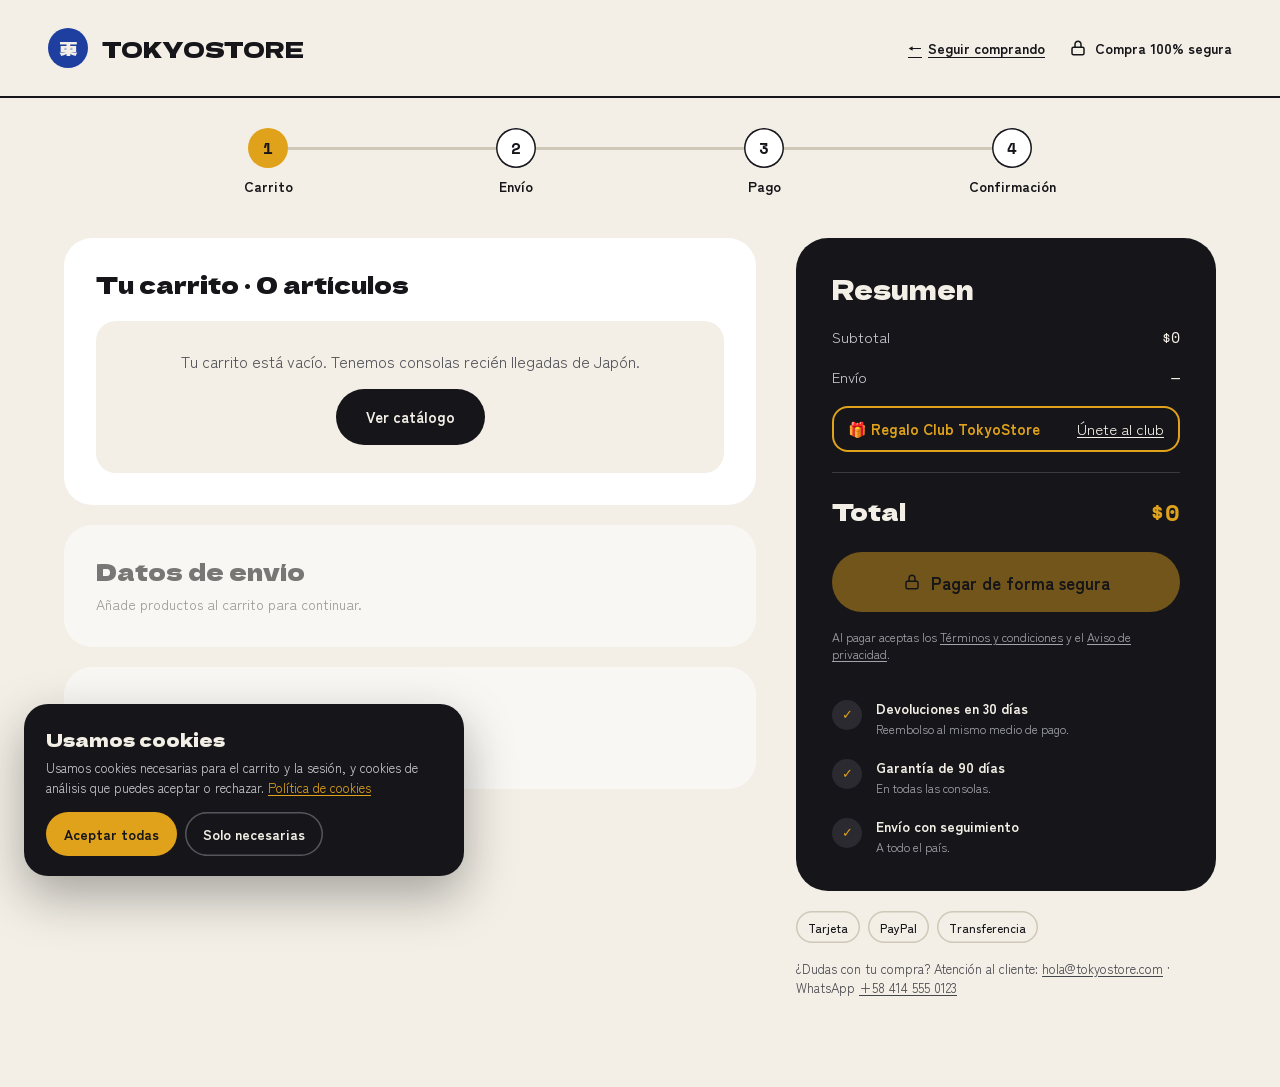
<file: carrito.html>
<!doctype html>
<html lang="es-VE">
<head>
<meta charset="utf-8">
<meta name="viewport" content="width=device-width, initial-scale=1">
<title>Carrito y pago seguro · TokyoStore</title>
<meta name="description" content="Revisa tu carrito y paga de forma segura con tarjeta, PayPal o transferencia.">
<meta name="theme-color" content="#F3EFE6">
<meta property="og:title" content="Carrito y pago seguro · TokyoStore">
<meta property="og:description" content="Revisa tu carrito y paga de forma segura con tarjeta, PayPal o transferencia.">
<meta property="og:type" content="website">
<meta property="og:locale" content="es_CO">
<link rel="icon" href="assets/img/favicon.svg" type="image/svg+xml">
<link rel="preconnect" href="https://fonts.googleapis.com">
<link rel="preconnect" href="https://fonts.gstatic.com" crossorigin>
<link rel="stylesheet" href="https://fonts.googleapis.com/css2?family=Dela+Gothic+One&family=Space+Mono:wght@400;700&family=Zen+Kaku+Gothic+New:wght@400;500;700&display=swap">
<link rel="stylesheet" href="assets/css/styles.css?v=7">
<script src="assets/js/data.js?v=7" defer></script>
<script src="assets/js/app.js?v=7" defer></script>
<script src="assets/js/checkout.js?v=7" defer></script>

</head>
<body data-page="carrito">
<a class="skip-link" href="#main">Saltar al contenido</a>
<svg xmlns="http://www.w3.org/2000/svg" style="display:none" aria-hidden="true">
<symbol id="i-bolt" viewBox="0 0 28 28"><path d="M15.1667 2.3335L4.66666 16.3335H12.8333L11.6667 25.6668L22.1667 11.6668H14L15.1667 2.3335Z" stroke="currentColor" stroke-width="2.33333" stroke-linecap="round" stroke-linejoin="round"/></symbol>
<symbol id="i-camera" viewBox="0 0 34 34"><path d="M5.66663 11.3333H9.91663L12.75 7.08325H21.25L24.0833 11.3333H28.3333V26.9166H5.66663V11.3333Z" stroke="currentColor" stroke-width="2.26667" stroke-linecap="round" stroke-linejoin="round"/>
<path d="M17 24.0833C20.1297 24.0833 22.6667 21.5463 22.6667 18.4167C22.6667 15.2871 20.1297 12.75 17 12.75C13.8704 12.75 11.3334 15.2871 11.3334 18.4167C11.3334 21.5463 13.8704 24.0833 17 24.0833Z" stroke="currentColor" stroke-width="2.26667" stroke-linecap="round" stroke-linejoin="round"/></symbol>
<symbol id="i-card" viewBox="0 0 24 24"><path d="M20 5H4C2.89543 5 2 5.89543 2 7V17C2 18.1046 2.89543 19 4 19H20C21.1046 19 22 18.1046 22 17V7C22 5.89543 21.1046 5 20 5Z" stroke="currentColor" stroke-width="2" stroke-linecap="round" stroke-linejoin="round"/>
<path d="M2 10H22" stroke="currentColor" stroke-width="2" stroke-linecap="round" stroke-linejoin="round"/></symbol>
<symbol id="i-cart" viewBox="0 0 22 22"><path d="M2.75 3.66666H4.58333L6.78333 13.9333C6.82619 14.1435 6.94139 14.332 7.10888 14.466C7.27637 14.6 7.48555 14.671 7.7 14.6667H16.3167C16.5311 14.671 16.7403 14.6 16.9078 14.466C17.0753 14.332 17.1905 14.1435 17.2333 13.9333L19.25 7.33333H5.68333" stroke="currentColor" stroke-width="1.83333" stroke-linecap="round" stroke-linejoin="round"/>
<path d="M8.25001 19.6167C8.95877 19.6167 9.53334 19.0421 9.53334 18.3333C9.53334 17.6246 8.95877 17.05 8.25001 17.05C7.54124 17.05 6.96667 17.6246 6.96667 18.3333C6.96667 19.0421 7.54124 19.6167 8.25001 19.6167Z" stroke="currentColor" stroke-width="1.83333" stroke-linecap="round" stroke-linejoin="round"/>
<path d="M16.5 19.6167C17.2088 19.6167 17.7833 19.0421 17.7833 18.3333C17.7833 17.6246 17.2088 17.05 16.5 17.05C15.7912 17.05 15.2167 17.6246 15.2167 18.3333C15.2167 19.0421 15.7912 19.6167 16.5 19.6167Z" stroke="currentColor" stroke-width="1.83333" stroke-linecap="round" stroke-linejoin="round"/></symbol>
<symbol id="i-chat" viewBox="0 0 24 24"><path d="M21 11.9997C21.001 13.5801 20.5859 15.1328 19.7964 16.5018C19.0069 17.8707 17.8708 19.0077 16.5025 19.7983C15.1342 20.5889 13.5818 21.0053 12.0014 21.0055C10.4211 21.0058 8.8686 20.5899 7.5 19.7997L3 20.9997L4.2 16.4997C3.51175 15.3041 3.10757 13.9663 3.0187 12.5895C2.92983 11.2128 3.15864 9.83412 3.68745 8.55992C4.21627 7.28571 5.03093 6.15014 6.0685 5.24092C7.10608 4.3317 8.33878 3.67318 9.67138 3.31623C11.004 2.95929 12.4008 2.91347 13.7539 3.18232C15.1071 3.45118 16.3803 4.0275 17.4752 4.86677C18.5701 5.70604 19.4574 6.78579 20.0686 8.0226C20.6798 9.25941 20.9985 10.6202 21 11.9997Z" stroke="white" stroke-width="2" stroke-linecap="round" stroke-linejoin="round"/></symbol>
<symbol id="i-check-sm" viewBox="0 0 14 14"><path d="M11.6666 3.5L5.24998 9.91667L2.33331 7" stroke="white" stroke-width="1.75" stroke-linecap="round" stroke-linejoin="round"/></symbol>
<symbol id="i-check" viewBox="0 0 28 28"><path d="M23.3333 7L10.5 19.8333L4.66666 14" stroke="currentColor" stroke-width="2.33333" stroke-linecap="round" stroke-linejoin="round"/></symbol>
<symbol id="i-chevron-down" viewBox="0 0 15 15"><path d="M3.89346 5.57717L7.45208 9.32717L11.2021 5.76856" stroke="currentColor" stroke-width="1.46222" stroke-linecap="round" stroke-linejoin="round"/></symbol>
<symbol id="i-chevron-right" viewBox="0 0 16 16"><path d="M6 4L10 8L6 12" stroke="currentColor" stroke-width="1.46667" stroke-linecap="round" stroke-linejoin="round"/></symbol>
<symbol id="i-clock" viewBox="0 0 24 24"><path d="M12 21C16.9706 21 21 16.9706 21 12C21 7.02944 16.9706 3 12 3C7.02944 3 3 7.02944 3 12C3 16.9706 7.02944 21 12 21Z" stroke="white" stroke-width="2" stroke-linecap="round" stroke-linejoin="round"/>
<path d="M12 7V12L15 14" stroke="white" stroke-width="2" stroke-linecap="round" stroke-linejoin="round"/></symbol>
<symbol id="i-lock" viewBox="0 0 24 24"><path d="M18 11H6C4.89543 11 4 11.8954 4 13V19C4 20.1046 4.89543 21 6 21H18C19.1046 21 20 20.1046 20 19V13C20 11.8954 19.1046 11 18 11Z" stroke="currentColor" stroke-width="2" stroke-linecap="round" stroke-linejoin="round"/>
<path d="M8 11V7C8 5.93913 8.42143 4.92172 9.17157 4.17157C9.92172 3.42143 10.9391 3 12 3C13.0609 3 14.0783 3.42143 14.8284 4.17157C15.5786 4.92172 16 5.93913 16 7V11" stroke="currentColor" stroke-width="2" stroke-linecap="round" stroke-linejoin="round"/></symbol>
<symbol id="i-mail" viewBox="0 0 24 24"><path d="M4 4H20V20H4V4Z" stroke="white" stroke-width="2" stroke-linecap="round" stroke-linejoin="round"/>
<path d="M4 6L12 13L20 6" stroke="white" stroke-width="2" stroke-linecap="round" stroke-linejoin="round"/></symbol>
<symbol id="i-menu" viewBox="0 0 20 20"><path d="M3.3335 5H16.6668M3.3335 10H16.6668M3.3335 15H16.6668" stroke="currentColor" stroke-width="1.83333" stroke-linecap="round" stroke-linejoin="round"/></symbol>
<symbol id="i-pin" viewBox="0 0 24 24"><path d="M12 21C12 21 5 14.8 5 10C5 8.14348 5.7375 6.36301 7.05025 5.05025C8.36301 3.7375 10.1435 3 12 3C13.8565 3 15.637 3.7375 16.9497 5.05025C18.2625 6.36301 19 8.14348 19 10C19 14.8 12 21 12 21Z" stroke="white" stroke-width="2" stroke-linecap="round" stroke-linejoin="round"/>
<path d="M12 12.5C13.3807 12.5 14.5 11.3807 14.5 10C14.5 8.61929 13.3807 7.5 12 7.5C10.6193 7.5 9.5 8.61929 9.5 10C9.5 11.3807 10.6193 12.5 12 12.5Z" stroke="white" stroke-width="2" stroke-linecap="round" stroke-linejoin="round"/></symbol>
<symbol id="i-return" viewBox="0 0 24 24"><path d="M3 12.0001C2.99812 14.0611 3.70371 16.0604 4.99883 17.6637C6.29395 19.267 8.10013 20.3772 10.1155 20.8088C12.1309 21.2404 14.2333 20.9671 16.0714 20.0348C17.9095 19.1024 19.3719 17.5674 20.2142 15.6863C21.0564 13.8052 21.2276 11.692 20.6989 9.69991C20.1703 7.7078 18.9739 5.9575 17.3098 4.74152C15.6457 3.52555 13.6146 2.91759 11.556 3.01926C9.4975 3.12093 7.53622 3.92607 6 5.3001" stroke="currentColor" stroke-width="2" stroke-linecap="round" stroke-linejoin="round"/>
<path d="M3 3V9H9" stroke="currentColor" stroke-width="2" stroke-linecap="round" stroke-linejoin="round"/></symbol>
<symbol id="i-search" viewBox="0 0 17 17"><path d="M7.79171 12.75C10.5301 12.75 12.75 10.5301 12.75 7.79167C12.75 5.05326 10.5301 2.83334 7.79171 2.83334C5.0533 2.83334 2.83337 5.05326 2.83337 7.79167C2.83337 10.5301 5.0533 12.75 7.79171 12.75Z" stroke="currentColor" stroke-width="1.55833" stroke-linecap="round"/>
<path d="M11.6875 11.6875L14.875 14.875" stroke="currentColor" stroke-width="1.55833" stroke-linecap="round"/></symbol>
<symbol id="i-shield" viewBox="0 0 21 26"><path d="M10.5 1.1665L19.8333 5.83317V12.8332C19.8333 18.6665 15.75 22.7498 10.5 24.4998C5.24999 22.7498 1.16666 18.6665 1.16666 12.8332V5.83317L10.5 1.1665Z" stroke="currentColor" stroke-width="2.33333" stroke-linecap="round" stroke-linejoin="round"/></symbol>
<symbol id="i-ship" viewBox="0 0 28 28"><path d="M2.33334 18.6665L25.6667 11.6665L21 20.9998H7L2.33334 18.6665Z" stroke="currentColor" stroke-width="2.33333" stroke-linecap="round" stroke-linejoin="round"/>
<path d="M10.5 11.6667V7H17.5V10.5" stroke="currentColor" stroke-width="2.33333" stroke-linecap="round" stroke-linejoin="round"/></symbol>
<symbol id="i-truck" viewBox="0 0 24 24"><path d="M1 7H14V17H1V7Z" stroke="currentColor" stroke-width="2" stroke-linecap="round" stroke-linejoin="round"/>
<path d="M14 11H18L21 14V17H14V11Z" stroke="currentColor" stroke-width="2" stroke-linecap="round" stroke-linejoin="round"/>
<path d="M6 20C7.10457 20 8 19.1046 8 18C8 16.8954 7.10457 16 6 16C4.89543 16 4 16.8954 4 18C4 19.1046 4.89543 20 6 20Z" stroke="currentColor" stroke-width="2" stroke-linecap="round" stroke-linejoin="round"/>
<path d="M17 20C18.1046 20 19 19.1046 19 18C19 16.8954 18.1046 16 17 16C15.8954 16 15 16.8954 15 18C15 19.1046 15.8954 20 17 20Z" stroke="currentColor" stroke-width="2" stroke-linecap="round" stroke-linejoin="round"/></symbol>
</svg>
<header class="co-header">
  <div class="co-header__bar">
    <a class="brand" href="index.html" aria-label="TokyoStore, ir al inicio"><span class="brand__badge" aria-hidden="true">東</span><span class="brand__name">TOKYOSTORE</span></a>
    <div class="co-header__right">
      <a class="co-back" href="index.html#catalogo"><span aria-hidden="true">←</span> Seguir comprando<span class="sr-only"> en el catálogo</span></a>
      <p class="co-secure"><svg class="icon" aria-hidden="true"><use href="#i-lock"></use></svg><span>Compra 100% segura</span></p>
    </div>
  </div>
</header>
<main id="main">
  <h1 class="sr-only">Carrito y pago seguro</h1>
  <ol class="co-steps" id="coSteps" aria-label="Progreso de la compra">
    <li class="co-step" data-step="1"><i>1</i>Carrito</li>
    <li class="co-step" data-step="2"><i>2</i>Envío</li>
    <li class="co-step" data-step="3"><i>3</i>Pago</li>
    <li class="co-step" data-step="4"><i>4</i>Confirmación</li>
  </ol>

  <div class="wrap co" id="checkout">
    <div class="co__main">
      <section class="panel" id="panelCart" aria-labelledby="cart-t">
        <h2 id="cart-t">Tu carrito · <span data-cart-label>0 artículos</span></h2>
        <div class="cart-list" id="cartList"></div>
        <div class="cart-empty" id="cartEmpty" hidden>
          <p>Tu carrito está vacío. Tenemos consolas recién llegadas de Japón.</p>
          <a class="btn btn-ink btn-lg" href="index.html#catalogo">Ver catálogo</a>
        </div>
      </section>

      <section class="panel panel--ship is-locked" id="panelShip" aria-labelledby="ship-t">
        <div class="ship-done">
          <span class="check-badge" aria-hidden="true">✓</span>
          <div class="ship-done__txt"><b id="shipSummary">Envío a:</b><span>Entrega estimada: <span data-cfg="entrega">2 a 5</span> días hábiles · con número de seguimiento</span></div>
          <button type="button" id="shipEdit">Editar</button>
        </div>
        <div class="ship-form-wrap">
          <h2 id="ship-t">Datos de envío</h2>
          <p class="panel__lockmsg">Añade productos al carrito para continuar.</p>
          <form class="panel__body" id="shipForm" novalidate>
            <div class="form-grid">
              <div class="field c3"><label for="s-name">Nombre completo</label><input class="input" id="s-name" name="nombre" autocomplete="name" required data-msg="Escribe tu nombre completo."></div>
              <div class="field c3"><label for="s-doc">Cédula o documento</label><input class="input" id="s-doc" name="documento" inputmode="numeric" pattern="[0-9]{6,12}" required data-msg="Escribe tu documento (solo números)."></div>
              <div class="field c3"><label for="s-email">Correo</label><input class="input" id="s-email" type="email" name="email" autocomplete="email" required></div>
              <div class="field c3"><label for="s-phone">Celular</label><input class="input" id="s-phone" type="tel" name="celular" autocomplete="tel" inputmode="tel" pattern="[+0-9 ]{10,16}" required data-msg="Escribe un celular válido, por ejemplo 0414 555 0123."></div>
              <div class="field c4"><label for="s-addr">Dirección</label><input class="input" id="s-addr" name="direccion" autocomplete="street-address" placeholder="Calle, número, apartamento" required data-msg="Escribe la dirección de entrega."></div>
              <div class="field c2"><label for="s-city">Ciudad</label><input class="input" id="s-city" name="ciudad" autocomplete="address-level2" required data-msg="Escribe tu ciudad."></div>
              <div class="field c6"><label for="s-notes">Indicaciones para la entrega <span style="font-weight:400;color:var(--g55)">(opcional)</span></label><input class="input" id="s-notes" name="notas" placeholder="Ej.: dejar en portería"></div>
            </div>
            <button class="btn btn-ink btn-next" type="submit">Continuar al pago →</button>
          </form>
        </div>
      </section>

      <section class="panel is-locked" id="panelPay" aria-labelledby="pay-t">
        <h2 id="pay-t">Método de pago</h2>
        <p class="panel__lockmsg">Completa los datos de envío para elegir cómo pagar.</p>
        <form class="panel__body" id="payForm" novalidate>
          <fieldset style="border:0;padding:0;margin:0">
            <legend class="sr-only">Elige un método de pago</legend>
            <div class="pay-opts">
              <label class="pay-opt"><input type="radio" name="metodo" value="tarjeta" checked><span class="radio" aria-hidden="true"></span>Tarjeta de crédito o débito</label>
              <label class="pay-opt"><input type="radio" name="metodo" value="paypal"><span class="radio" aria-hidden="true"></span>PayPal</label>
              <label class="pay-opt"><input type="radio" name="metodo" value="transferencia"><span class="radio" aria-hidden="true"></span>Transferencia bancaria</label>
            </div>
          </fieldset>
          <div class="card-fields" id="cardFields">
            <div class="field full"><label for="p-num">Número de tarjeta</label><input class="input" id="p-num" name="numero" inputmode="numeric" autocomplete="cc-number" placeholder="0000 0000 0000 0000" required data-msg="Revisa el número de tu tarjeta." maxlength="23"></div>
            <div class="field name"><label for="p-name">Nombre en la tarjeta</label><input class="input" id="p-name" name="titular" autocomplete="cc-name" placeholder="Como aparece en la tarjeta" required data-msg="Escribe el nombre como aparece en la tarjeta."></div>
            <div class="field"><label for="p-exp">Vencimiento</label><input class="input" id="p-exp" name="vence" inputmode="numeric" autocomplete="cc-exp" placeholder="MM / AA" required data-msg="Escribe una fecha válida (MM / AA)." maxlength="7"></div>
            <div class="field"><label for="p-cvv">CVV</label><input class="input" id="p-cvv" name="cvv" inputmode="numeric" autocomplete="cc-csc" placeholder="•••" required pattern="[0-9]{3,4}" data-msg="Escribe los 3 o 4 dígitos." maxlength="4"></div>
            <div class="field full"><label for="p-cuotas">Cuotas</label><select class="input" id="p-cuotas" name="cuotas"><option>1 cuota</option><option>3 cuotas</option><option>6 cuotas</option><option>12 cuotas</option></select></div>
          </div>
          <div class="pay-alt" id="payPaypal" hidden><b>Pagarás con PayPal.</b>Al tocar “Pagar de forma segura” te llevaremos a PayPal para aprobar el pago y volverás aquí para ver la confirmación.</div>
          <div class="pay-alt" id="payTransfer" hidden><b>Transferencia bancaria.</b>Al confirmar te mostramos los datos de la cuenta de <span data-cfg="razonSocial">TokyoStore Retro, C.A.</span>. Reservamos tus productos por 24 horas mientras recibimos el pago.</div>
          <p class="ssl-note"><svg class="icon" aria-hidden="true"><use href="#i-lock"></use></svg>Tus datos viajan cifrados (SSL) y TokyoStore no guarda el número completo de tu tarjeta.</p>
        </form>
      </section>
    </div>

    <aside class="summary" aria-labelledby="sum-t">
      <div class="summary__box on-dark">
        <h2 id="sum-t">Resumen</h2>
        <div class="sum-row"><span>Subtotal</span><span id="sumSub">$0</span></div>
        <div class="sum-row"><span>Envío</span><span id="sumShip">Gratis</span></div>
        <div class="sum-row sum-gift" id="sumGiftRow"><span>🎁 Regalo Club TokyoStore</span><span id="sumGift"><a href="index.html#club">Únete al club</a></span></div>
        <div class="sum-total"><b>Total</b><span id="sumTotal">$0</span></div>
        <button class="btn btn-yellow btn-pay" type="button" id="payBtn"><svg class="icon" aria-hidden="true"><use href="#i-lock"></use></svg>Pagar de forma segura</button>
        <p class="form-msg" id="payMsg" role="status" aria-live="polite" style="color:var(--yellow)"></p>
        <small>Al pagar aceptas los <a href="legal.html#terminos">Términos y condiciones</a> y el <a href="legal.html#privacidad">Aviso de privacidad</a>.</small>
        <ul class="sum-perks">
          <li><i aria-hidden="true">✓</i><div><b>Devoluciones en <span data-cfg="diasDevolucion">30</span> días</b><span>Reembolso al mismo medio de pago.</span></div></li>
          <li><i aria-hidden="true">✓</i><div><b>Garantía de <span data-cfg="diasGarantia">90</span> días</b><span>En todas las consolas.</span></div></li>
          <li><i aria-hidden="true">✓</i><div><b>Envío con seguimiento</b><span>A todo el país.</span></div></li>
        </ul>
      </div>
      <p class="summary__pays" aria-label="Pagos aceptados"><span class="pay-pill">Tarjeta</span><span class="pay-pill">PayPal</span><span class="pay-pill">Transferencia</span></p>
      <p class="summary__help">¿Dudas con tu compra? Atención al cliente: <a data-href="correo" href="mailto:hola@tokyostore.com" data-cfg="correo">hola@tokyostore.com</a> · WhatsApp <a data-href="whatsapp" href="https://wa.me/584145550123" data-cfg="whatsapp">+58 414 555 0123</a></p>
    </aside>
  </div>

  <section class="wrap" id="confirmation" hidden>
    <div class="confirm">
      <div class="confirm__badge"><svg class="icon" aria-hidden="true"><use href="#i-check"></use></svg></div>
      <h1 tabindex="-1" id="confirmTitle">¡Gracias por tu compra!</h1>
      <p id="confirmText">Recibimos tu pedido. Te enviamos la confirmación a tu correo y, cuando despachemos, el número de seguimiento.</p>
      <div class="confirm__order"><span>NÚMERO DE PEDIDO</span><b id="orderNo">TS-000000</b></div>
      <div class="pay-alt" id="confirmTransfer" hidden style="text-align:left;margin-top:20px"></div>
      <div class="btns"><a class="btn btn-ink" href="index.html">Volver al inicio</a><a class="btn btn-outline" href="faq.html#envios">¿Cómo sigo mi pedido?</a></div>
      <p class="demo-note">Prototipo académico: no se realizó ningún cobro real.</p>
    </div>
  </section>
</main>

<div class="toast" id="toast" role="status" aria-live="polite"></div>
<section class="cookies" id="cookies" aria-label="Aviso de cookies">
  <h2>Usamos cookies</h2>
  <p>Usamos cookies necesarias para el carrito y la sesión, y cookies de análisis que puedes aceptar o rechazar. <a href="legal.html#cookies">Política de cookies</a></p>
  <div class="cookies__actions"><button class="btn btn-yellow" type="button" data-cookies="todas">Aceptar todas</button><button class="btn btn-ghost" type="button" data-cookies="necesarias">Solo necesarias</button></div>
</section>
</body>
</html>
</file>
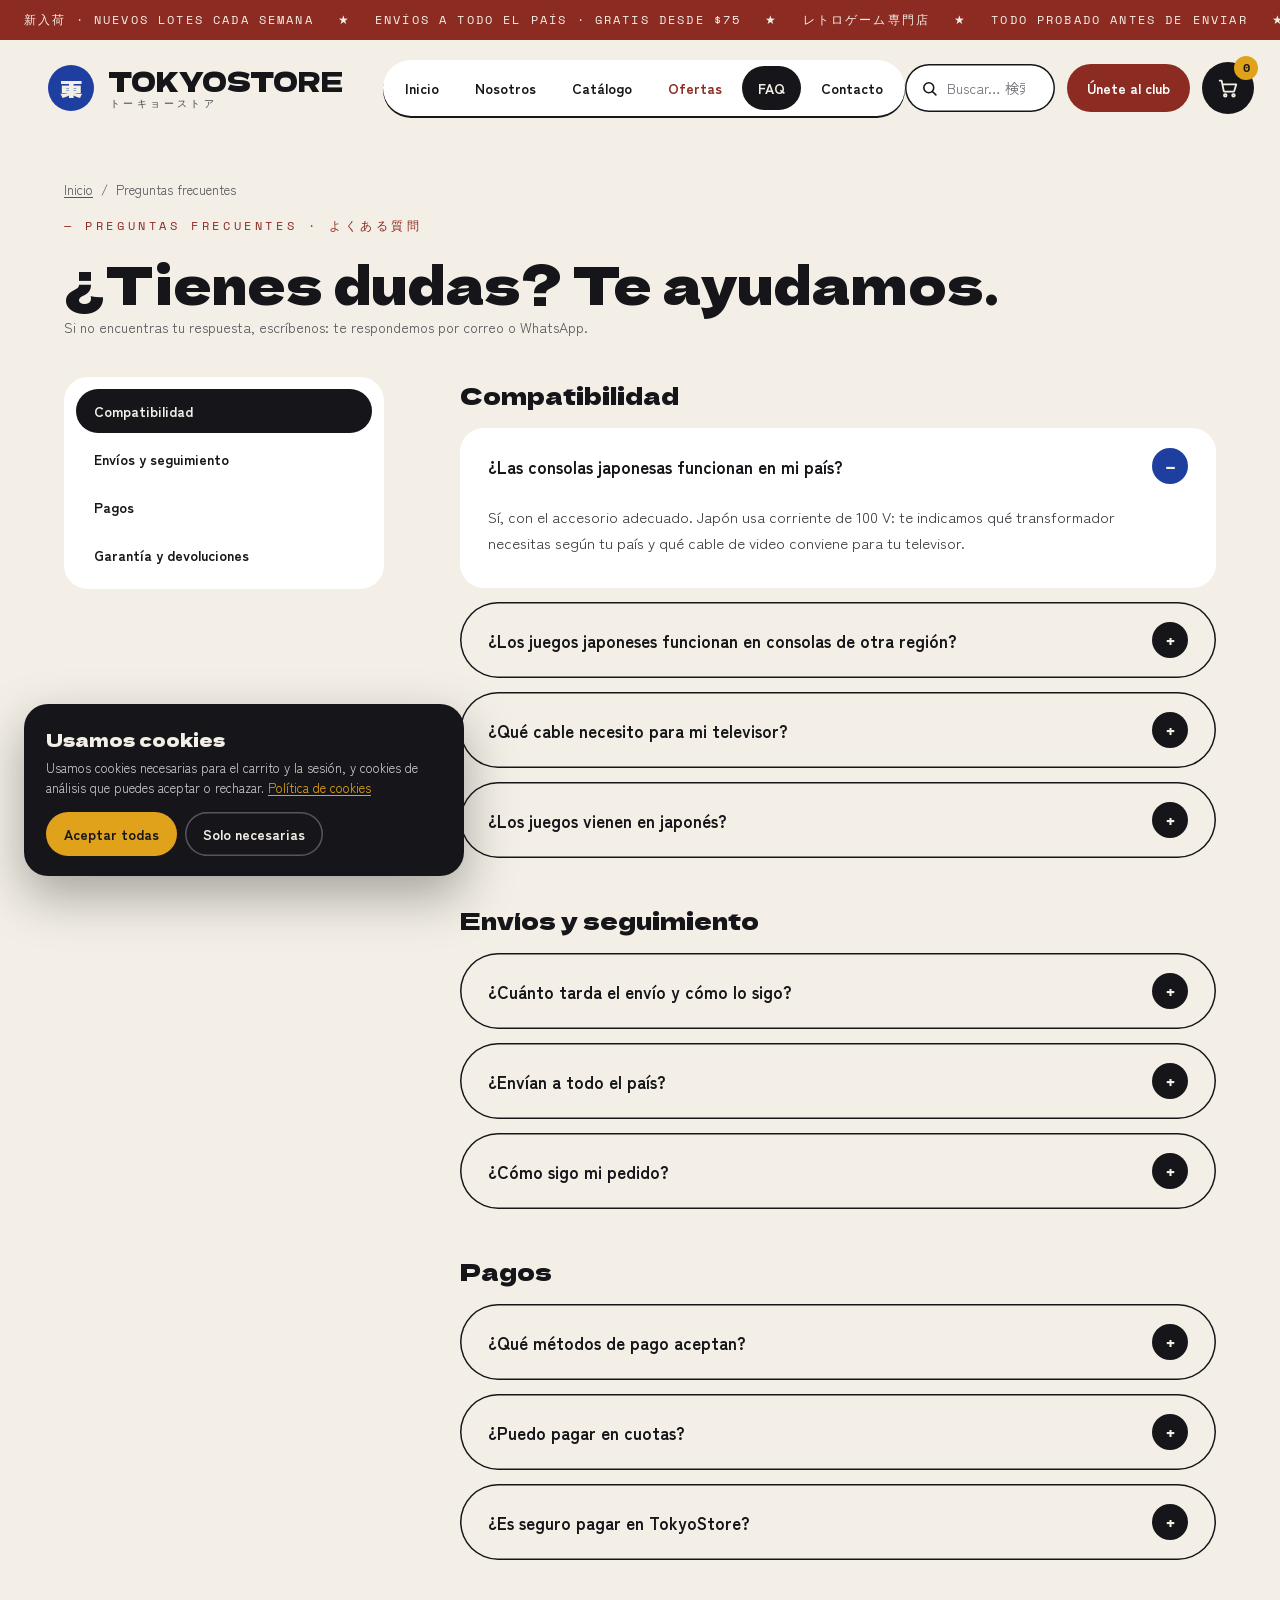
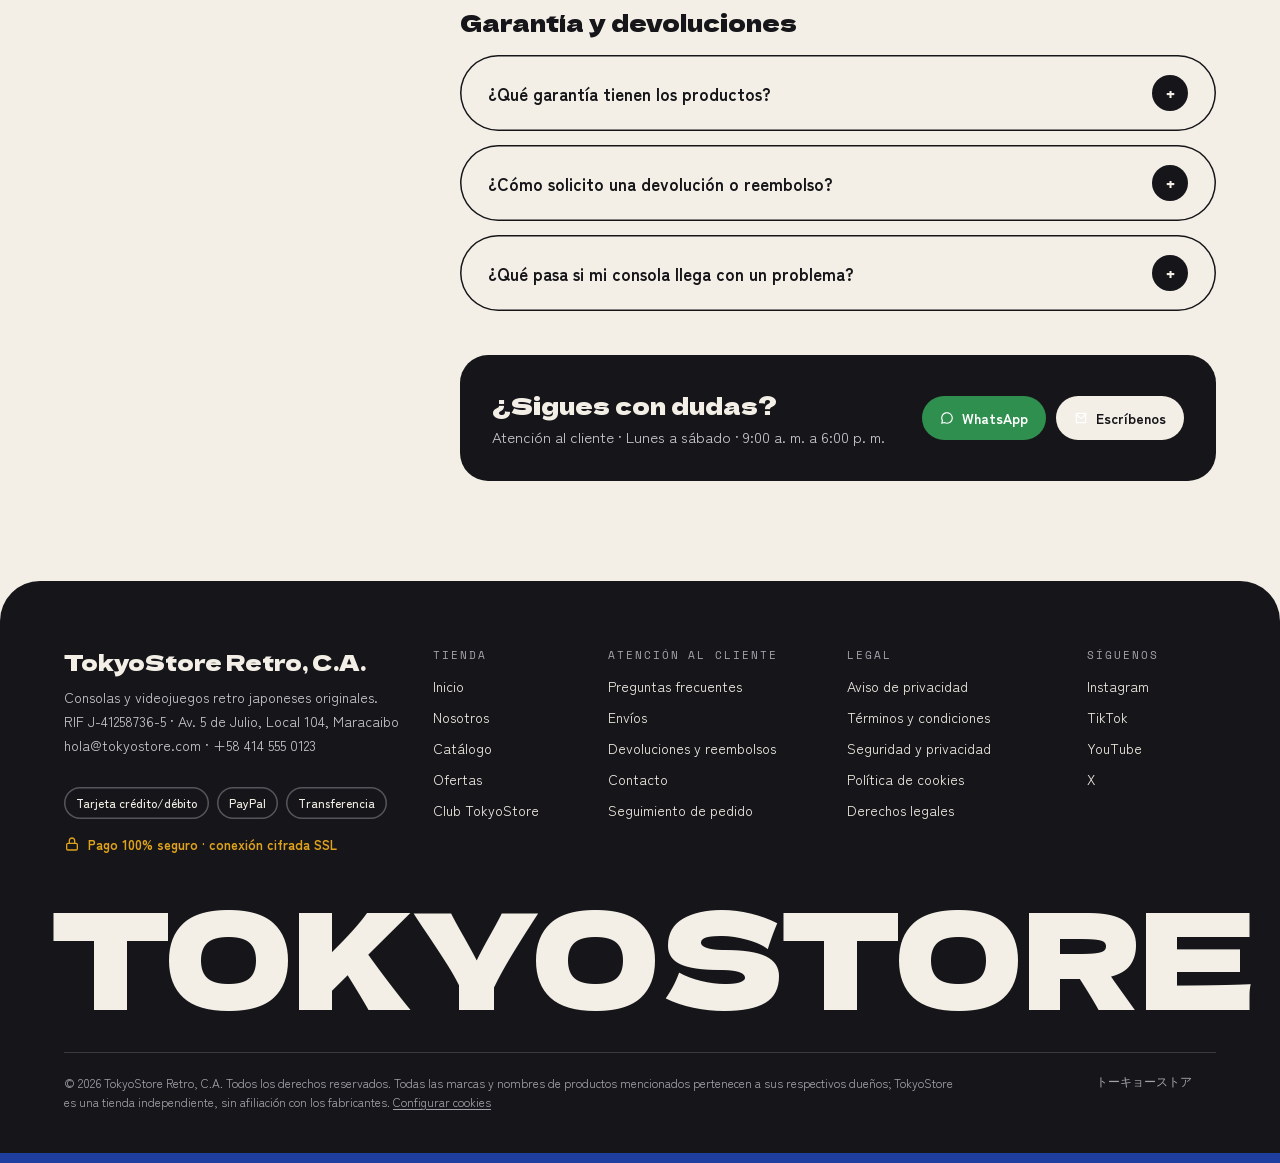
<file: faq.html>
<!doctype html>
<html lang="es-VE">
<head>
<meta charset="utf-8">
<meta name="viewport" content="width=device-width, initial-scale=1">
<title>Preguntas frecuentes · TokyoStore</title>
<meta name="description" content="Resolvemos tus dudas sobre compatibilidad de consolas japonesas, envíos, pagos, garantía y devoluciones en TokyoStore.">
<meta name="theme-color" content="#F3EFE6">
<meta property="og:title" content="Preguntas frecuentes · TokyoStore">
<meta property="og:description" content="Resolvemos tus dudas sobre compatibilidad de consolas japonesas, envíos, pagos, garantía y devoluciones en TokyoStore.">
<meta property="og:type" content="website">
<meta property="og:locale" content="es_CO">
<link rel="icon" href="assets/img/favicon.svg" type="image/svg+xml">
<link rel="preconnect" href="https://fonts.googleapis.com">
<link rel="preconnect" href="https://fonts.gstatic.com" crossorigin>
<link rel="stylesheet" href="https://fonts.googleapis.com/css2?family=Dela+Gothic+One&family=Space+Mono:wght@400;700&family=Zen+Kaku+Gothic+New:wght@400;500;700&display=swap">
<link rel="stylesheet" href="assets/css/styles.css?v=7">
<script src="assets/js/data.js?v=7" defer></script>
<script src="assets/js/app.js?v=7" defer></script>

</head>
<body data-page="faq">
<a class="skip-link" href="#main">Saltar al contenido</a>
<svg xmlns="http://www.w3.org/2000/svg" style="display:none" aria-hidden="true">
<symbol id="i-bolt" viewBox="0 0 28 28"><path d="M15.1667 2.3335L4.66666 16.3335H12.8333L11.6667 25.6668L22.1667 11.6668H14L15.1667 2.3335Z" stroke="currentColor" stroke-width="2.33333" stroke-linecap="round" stroke-linejoin="round"/></symbol>
<symbol id="i-camera" viewBox="0 0 34 34"><path d="M5.66663 11.3333H9.91663L12.75 7.08325H21.25L24.0833 11.3333H28.3333V26.9166H5.66663V11.3333Z" stroke="currentColor" stroke-width="2.26667" stroke-linecap="round" stroke-linejoin="round"/>
<path d="M17 24.0833C20.1297 24.0833 22.6667 21.5463 22.6667 18.4167C22.6667 15.2871 20.1297 12.75 17 12.75C13.8704 12.75 11.3334 15.2871 11.3334 18.4167C11.3334 21.5463 13.8704 24.0833 17 24.0833Z" stroke="currentColor" stroke-width="2.26667" stroke-linecap="round" stroke-linejoin="round"/></symbol>
<symbol id="i-card" viewBox="0 0 24 24"><path d="M20 5H4C2.89543 5 2 5.89543 2 7V17C2 18.1046 2.89543 19 4 19H20C21.1046 19 22 18.1046 22 17V7C22 5.89543 21.1046 5 20 5Z" stroke="currentColor" stroke-width="2" stroke-linecap="round" stroke-linejoin="round"/>
<path d="M2 10H22" stroke="currentColor" stroke-width="2" stroke-linecap="round" stroke-linejoin="round"/></symbol>
<symbol id="i-cart" viewBox="0 0 22 22"><path d="M2.75 3.66666H4.58333L6.78333 13.9333C6.82619 14.1435 6.94139 14.332 7.10888 14.466C7.27637 14.6 7.48555 14.671 7.7 14.6667H16.3167C16.5311 14.671 16.7403 14.6 16.9078 14.466C17.0753 14.332 17.1905 14.1435 17.2333 13.9333L19.25 7.33333H5.68333" stroke="currentColor" stroke-width="1.83333" stroke-linecap="round" stroke-linejoin="round"/>
<path d="M8.25001 19.6167C8.95877 19.6167 9.53334 19.0421 9.53334 18.3333C9.53334 17.6246 8.95877 17.05 8.25001 17.05C7.54124 17.05 6.96667 17.6246 6.96667 18.3333C6.96667 19.0421 7.54124 19.6167 8.25001 19.6167Z" stroke="currentColor" stroke-width="1.83333" stroke-linecap="round" stroke-linejoin="round"/>
<path d="M16.5 19.6167C17.2088 19.6167 17.7833 19.0421 17.7833 18.3333C17.7833 17.6246 17.2088 17.05 16.5 17.05C15.7912 17.05 15.2167 17.6246 15.2167 18.3333C15.2167 19.0421 15.7912 19.6167 16.5 19.6167Z" stroke="currentColor" stroke-width="1.83333" stroke-linecap="round" stroke-linejoin="round"/></symbol>
<symbol id="i-chat" viewBox="0 0 24 24"><path d="M21 11.9997C21.001 13.5801 20.5859 15.1328 19.7964 16.5018C19.0069 17.8707 17.8708 19.0077 16.5025 19.7983C15.1342 20.5889 13.5818 21.0053 12.0014 21.0055C10.4211 21.0058 8.8686 20.5899 7.5 19.7997L3 20.9997L4.2 16.4997C3.51175 15.3041 3.10757 13.9663 3.0187 12.5895C2.92983 11.2128 3.15864 9.83412 3.68745 8.55992C4.21627 7.28571 5.03093 6.15014 6.0685 5.24092C7.10608 4.3317 8.33878 3.67318 9.67138 3.31623C11.004 2.95929 12.4008 2.91347 13.7539 3.18232C15.1071 3.45118 16.3803 4.0275 17.4752 4.86677C18.5701 5.70604 19.4574 6.78579 20.0686 8.0226C20.6798 9.25941 20.9985 10.6202 21 11.9997Z" stroke="white" stroke-width="2" stroke-linecap="round" stroke-linejoin="round"/></symbol>
<symbol id="i-check-sm" viewBox="0 0 14 14"><path d="M11.6666 3.5L5.24998 9.91667L2.33331 7" stroke="white" stroke-width="1.75" stroke-linecap="round" stroke-linejoin="round"/></symbol>
<symbol id="i-check" viewBox="0 0 28 28"><path d="M23.3333 7L10.5 19.8333L4.66666 14" stroke="currentColor" stroke-width="2.33333" stroke-linecap="round" stroke-linejoin="round"/></symbol>
<symbol id="i-chevron-down" viewBox="0 0 15 15"><path d="M3.89346 5.57717L7.45208 9.32717L11.2021 5.76856" stroke="currentColor" stroke-width="1.46222" stroke-linecap="round" stroke-linejoin="round"/></symbol>
<symbol id="i-chevron-right" viewBox="0 0 16 16"><path d="M6 4L10 8L6 12" stroke="currentColor" stroke-width="1.46667" stroke-linecap="round" stroke-linejoin="round"/></symbol>
<symbol id="i-clock" viewBox="0 0 24 24"><path d="M12 21C16.9706 21 21 16.9706 21 12C21 7.02944 16.9706 3 12 3C7.02944 3 3 7.02944 3 12C3 16.9706 7.02944 21 12 21Z" stroke="white" stroke-width="2" stroke-linecap="round" stroke-linejoin="round"/>
<path d="M12 7V12L15 14" stroke="white" stroke-width="2" stroke-linecap="round" stroke-linejoin="round"/></symbol>
<symbol id="i-lock" viewBox="0 0 24 24"><path d="M18 11H6C4.89543 11 4 11.8954 4 13V19C4 20.1046 4.89543 21 6 21H18C19.1046 21 20 20.1046 20 19V13C20 11.8954 19.1046 11 18 11Z" stroke="currentColor" stroke-width="2" stroke-linecap="round" stroke-linejoin="round"/>
<path d="M8 11V7C8 5.93913 8.42143 4.92172 9.17157 4.17157C9.92172 3.42143 10.9391 3 12 3C13.0609 3 14.0783 3.42143 14.8284 4.17157C15.5786 4.92172 16 5.93913 16 7V11" stroke="currentColor" stroke-width="2" stroke-linecap="round" stroke-linejoin="round"/></symbol>
<symbol id="i-mail" viewBox="0 0 24 24"><path d="M4 4H20V20H4V4Z" stroke="white" stroke-width="2" stroke-linecap="round" stroke-linejoin="round"/>
<path d="M4 6L12 13L20 6" stroke="white" stroke-width="2" stroke-linecap="round" stroke-linejoin="round"/></symbol>
<symbol id="i-menu" viewBox="0 0 20 20"><path d="M3.3335 5H16.6668M3.3335 10H16.6668M3.3335 15H16.6668" stroke="currentColor" stroke-width="1.83333" stroke-linecap="round" stroke-linejoin="round"/></symbol>
<symbol id="i-pin" viewBox="0 0 24 24"><path d="M12 21C12 21 5 14.8 5 10C5 8.14348 5.7375 6.36301 7.05025 5.05025C8.36301 3.7375 10.1435 3 12 3C13.8565 3 15.637 3.7375 16.9497 5.05025C18.2625 6.36301 19 8.14348 19 10C19 14.8 12 21 12 21Z" stroke="white" stroke-width="2" stroke-linecap="round" stroke-linejoin="round"/>
<path d="M12 12.5C13.3807 12.5 14.5 11.3807 14.5 10C14.5 8.61929 13.3807 7.5 12 7.5C10.6193 7.5 9.5 8.61929 9.5 10C9.5 11.3807 10.6193 12.5 12 12.5Z" stroke="white" stroke-width="2" stroke-linecap="round" stroke-linejoin="round"/></symbol>
<symbol id="i-return" viewBox="0 0 24 24"><path d="M3 12.0001C2.99812 14.0611 3.70371 16.0604 4.99883 17.6637C6.29395 19.267 8.10013 20.3772 10.1155 20.8088C12.1309 21.2404 14.2333 20.9671 16.0714 20.0348C17.9095 19.1024 19.3719 17.5674 20.2142 15.6863C21.0564 13.8052 21.2276 11.692 20.6989 9.69991C20.1703 7.7078 18.9739 5.9575 17.3098 4.74152C15.6457 3.52555 13.6146 2.91759 11.556 3.01926C9.4975 3.12093 7.53622 3.92607 6 5.3001" stroke="currentColor" stroke-width="2" stroke-linecap="round" stroke-linejoin="round"/>
<path d="M3 3V9H9" stroke="currentColor" stroke-width="2" stroke-linecap="round" stroke-linejoin="round"/></symbol>
<symbol id="i-search" viewBox="0 0 17 17"><path d="M7.79171 12.75C10.5301 12.75 12.75 10.5301 12.75 7.79167C12.75 5.05326 10.5301 2.83334 7.79171 2.83334C5.0533 2.83334 2.83337 5.05326 2.83337 7.79167C2.83337 10.5301 5.0533 12.75 7.79171 12.75Z" stroke="currentColor" stroke-width="1.55833" stroke-linecap="round"/>
<path d="M11.6875 11.6875L14.875 14.875" stroke="currentColor" stroke-width="1.55833" stroke-linecap="round"/></symbol>
<symbol id="i-shield" viewBox="0 0 21 26"><path d="M10.5 1.1665L19.8333 5.83317V12.8332C19.8333 18.6665 15.75 22.7498 10.5 24.4998C5.24999 22.7498 1.16666 18.6665 1.16666 12.8332V5.83317L10.5 1.1665Z" stroke="currentColor" stroke-width="2.33333" stroke-linecap="round" stroke-linejoin="round"/></symbol>
<symbol id="i-ship" viewBox="0 0 28 28"><path d="M2.33334 18.6665L25.6667 11.6665L21 20.9998H7L2.33334 18.6665Z" stroke="currentColor" stroke-width="2.33333" stroke-linecap="round" stroke-linejoin="round"/>
<path d="M10.5 11.6667V7H17.5V10.5" stroke="currentColor" stroke-width="2.33333" stroke-linecap="round" stroke-linejoin="round"/></symbol>
<symbol id="i-truck" viewBox="0 0 24 24"><path d="M1 7H14V17H1V7Z" stroke="currentColor" stroke-width="2" stroke-linecap="round" stroke-linejoin="round"/>
<path d="M14 11H18L21 14V17H14V11Z" stroke="currentColor" stroke-width="2" stroke-linecap="round" stroke-linejoin="round"/>
<path d="M6 20C7.10457 20 8 19.1046 8 18C8 16.8954 7.10457 16 6 16C4.89543 16 4 16.8954 4 18C4 19.1046 4.89543 20 6 20Z" stroke="currentColor" stroke-width="2" stroke-linecap="round" stroke-linejoin="round"/>
<path d="M17 20C18.1046 20 19 19.1046 19 18C19 16.8954 18.1046 16 17 16C15.8954 16 15 16.8954 15 18C15 19.1046 15.8954 20 17 20Z" stroke="currentColor" stroke-width="2" stroke-linecap="round" stroke-linejoin="round"/></symbol>
</svg>
<div class="ticker" role="region" aria-label="Avisos de la tienda">
  <p class="sr-only">Nuevos lotes cada semana. Envíos a todo el país, gratis desde $75. Todo probado antes de enviar.</p>
  <div class="ticker__track" aria-hidden="true"><span class="ticker__item">新入荷 · NUEVOS LOTES CADA SEMANA</span><span class="ticker__item">★</span><span class="ticker__item">ENVÍOS A TODO EL PAÍS · GRATIS DESDE <span data-cfg="envioGratis">$75</span></span><span class="ticker__item">★</span><span class="ticker__item">レトロゲーム専門店</span><span class="ticker__item">★</span><span class="ticker__item">TODO PROBADO ANTES DE ENVIAR</span><span class="ticker__item">★</span><span class="ticker__item">新入荷 · NUEVOS LOTES CADA SEMANA</span><span class="ticker__item">★</span><span class="ticker__item">ENVÍOS A TODO EL PAÍS · GRATIS DESDE <span data-cfg="envioGratis">$75</span></span><span class="ticker__item">★</span><span class="ticker__item">レトロゲーム専門店</span><span class="ticker__item">★</span><span class="ticker__item">TODO PROBADO ANTES DE ENVIAR</span><span class="ticker__item">★</span><span class="ticker__item">新入荷 · NUEVOS LOTES CADA SEMANA</span><span class="ticker__item">★</span><span class="ticker__item">ENVÍOS A TODO EL PAÍS · GRATIS DESDE <span data-cfg="envioGratis">$75</span></span><span class="ticker__item">★</span><span class="ticker__item">レトロゲーム専門店</span><span class="ticker__item">★</span><span class="ticker__item">TODO PROBADO ANTES DE ENVIAR</span><span class="ticker__item">★</span><span class="ticker__item">新入荷 · NUEVOS LOTES CADA SEMANA</span><span class="ticker__item">★</span><span class="ticker__item">ENVÍOS A TODO EL PAÍS · GRATIS DESDE <span data-cfg="envioGratis">$75</span></span><span class="ticker__item">★</span><span class="ticker__item">レトロゲーム専門店</span><span class="ticker__item">★</span><span class="ticker__item">TODO PROBADO ANTES DE ENVIAR</span><span class="ticker__item">★</span></div>
</div>
<header class="header" id="top">
  <div class="header__bar">
    <a class="brand" href="index.html" aria-label="TokyoStore, ir al inicio">
      <span class="brand__badge" aria-hidden="true">東</span>
      <span class="brand__text"><span class="brand__name">TOKYOSTORE</span><span class="brand__kana" aria-hidden="true">トーキョーストア</span></span>
    </a>
    <nav class="nav" aria-label="Principal"><a href="index.html">Inicio</a><a href="index.html#nosotros">Nosotros</a><a href="index.html#catalogo">Catálogo</a><a href="index.html?ofertas=1#catalogo" class="nav__sale">Ofertas</a><a href="faq.html" aria-current="page">FAQ</a><a href="index.html#contacto">Contacto</a></nav>
    <div class="header__right">
      <form class="search" id="search-d" role="search" data-search>
        <label class="search__box"><span class="sr-only">Buscar en la tienda</span><svg class="icon" aria-hidden="true"><use href="#i-search"></use></svg>
          <input class="search__input" type="search" name="q" placeholder="Buscar… 検索" autocomplete="off" role="combobox" aria-expanded="false" aria-controls="search-d-list" aria-autocomplete="list">
        </label>
        <div class="search__results" id="search-d-list" role="listbox" aria-label="Resultados"></div>
      </form>
      <a class="btn btn-red header__club" href="index.html#club">Únete al club</a>
      <a class="cart-btn" href="carrito.html" aria-label="Carrito"><svg class="icon" aria-hidden="true"><use href="#i-cart"></use></svg><span class="cart-count" aria-hidden="true">0</span></a>
      <button class="icon-btn search-btn" type="button" data-open-search aria-label="Buscar"><svg class="icon" aria-hidden="true"><use href="#i-search"></use></svg></button>
      <a class="icon-btn icon-btn--ink cart" href="carrito.html" aria-label="Carrito"><svg class="icon" aria-hidden="true"><use href="#i-cart"></use></svg></a>
      <button class="icon-btn menu-btn" type="button" data-open-menu aria-label="Abrir menú" aria-expanded="false" aria-controls="drawer"><svg class="icon" aria-hidden="true"><use href="#i-menu"></use></svg></button>
    </div>
  </div>
</header>
<div class="drawer" id="drawer" role="dialog" aria-modal="true" aria-label="Menú">
  <div class="drawer__scrim" data-close-menu></div>
  <div class="drawer__panel">
    <div class="drawer__head">
      <a class="brand" href="index.html"><span class="brand__badge" aria-hidden="true">東</span><span class="brand__name">TOKYOSTORE</span></a>
      <button class="drawer__close" type="button" data-close-menu aria-label="Cerrar menú">×</button>
    </div>
    <nav class="drawer__links" aria-label="Menú móvil"><a href="index.html">Inicio<svg class="icon" aria-hidden="true"><use href="#i-chevron-right"></use></svg></a><a href="index.html#nosotros">Nosotros<svg class="icon" aria-hidden="true"><use href="#i-chevron-right"></use></svg></a><a href="index.html#catalogo">Catálogo<svg class="icon" aria-hidden="true"><use href="#i-chevron-right"></use></svg></a><a href="index.html?ofertas=1#catalogo" class="nav__sale">Ofertas<svg class="icon" aria-hidden="true"><use href="#i-chevron-right"></use></svg></a><a href="faq.html">FAQ<svg class="icon" aria-hidden="true"><use href="#i-chevron-right"></use></svg></a><a href="index.html#contacto">Contacto<svg class="icon" aria-hidden="true"><use href="#i-chevron-right"></use></svg></a>
      <a href="carrito.html">Carrito · <span data-cart-label>0 artículos</span><svg class="icon" aria-hidden="true"><use href="#i-chevron-right"></use></svg></a>
    </nav>
    <a class="btn btn-red" href="index.html#club" style="height:52px">Únete al club</a>
    <div class="drawer__small">
      <a href="legal.html#envios">Envíos</a>
      <a href="legal.html#devoluciones">Devoluciones y reembolsos</a>
      <a href="legal.html#privacidad">Aviso de privacidad</a>
      <a href="legal.html#terminos">Términos y condiciones</a>
    </div>
  </div>
</div>
<div class="msearch" id="msearch" role="dialog" aria-modal="true" aria-label="Buscar">
  <form class="search" id="search-m" role="search" data-search>
    <div class="msearch__row">
      <label class="search__box"><span class="sr-only">Buscar en la tienda</span><svg class="icon" aria-hidden="true"><use href="#i-search"></use></svg>
        <input class="search__input" type="search" name="q" placeholder="Buscar… 検索" autocomplete="off" role="combobox" aria-expanded="false" aria-controls="search-m-list" aria-autocomplete="list">
      </label>
      <button class="drawer__close" type="button" data-close-search aria-label="Cerrar búsqueda">×</button>
    </div>
    <div class="search__results" id="search-m-list" role="listbox" aria-label="Resultados"></div>
  </form>
</div>
<main id="main">
  <div class="wrap page-head">
    <nav class="crumbs" aria-label="Ruta"><a href="index.html">Inicio</a><span aria-hidden="true">/</span><span aria-current="page">Preguntas frecuentes</span></nav>
    <p class="eyebrow">— Preguntas frecuentes · <span lang="ja">よくある質問</span></p>
    <h1 class="h-xl">¿Tienes dudas? Te ayudamos.</h1>
    <p>Si no encuentras tu respuesta, escríbenos: te respondemos por correo o WhatsApp.</p>
  </div>
  <div class="wrap faq-page">
    <nav class="legal__index" aria-label="Temas" data-spy><a href="#compatibilidad" class="is-active">Compatibilidad</a><a href="#envios">Envíos y seguimiento</a><a href="#pagos">Pagos</a><a href="#garantia">Garantía y devoluciones</a></nav>
    <div>
      <section class="faq-group" aria-labelledby="compatibilidad"><h2 id="compatibilidad">Compatibilidad</h2><div class="acc"><div class="acc__item is-open">
  <h3><button class="acc__btn" type="button" aria-expanded="true" aria-controls="fqcompatibilidad-0" id="fqcompatibilidad-b0">¿Las consolas japonesas funcionan en mi país?<span class="acc__sign" aria-hidden="true">–</span></button></h3>
  <div class="acc__panel" id="fqcompatibilidad-0" role="region" aria-labelledby="fqcompatibilidad-b0"><div><p>Sí, con el accesorio adecuado. Japón usa corriente de 100 V: te indicamos qué transformador necesitas según tu país y qué cable de video conviene para tu televisor.</p></div></div>
</div>
<div class="acc__item">
  <h3><button class="acc__btn" type="button" aria-expanded="false" aria-controls="fqcompatibilidad-1" id="fqcompatibilidad-b1">¿Los juegos japoneses funcionan en consolas de otra región?<span class="acc__sign" aria-hidden="true">+</span></button></h3>
  <div class="acc__panel" id="fqcompatibilidad-1" role="region" aria-labelledby="fqcompatibilidad-b1"><div><p>Depende de la consola. Los juegos japoneses funcionan sin problema en consolas japonesas (NTSC-J), que son las que vendemos. En consolas americanas o europeas muchos necesitan un adaptador o una modificación; antes de comprar te confirmamos la compatibilidad por WhatsApp.</p></div></div>
</div>
<div class="acc__item">
  <h3><button class="acc__btn" type="button" aria-expanded="false" aria-controls="fqcompatibilidad-2" id="fqcompatibilidad-b2">¿Qué cable necesito para mi televisor?<span class="acc__sign" aria-hidden="true">+</span></button></h3>
  <div class="acc__panel" id="fqcompatibilidad-2" role="region" aria-labelledby="fqcompatibilidad-b2"><div><p>La mayoría de nuestras consolas incluyen cable AV (video compuesto), que funciona en casi todos los televisores. Para televisores modernos sin entrada AV te recomendamos un convertidor AV a HDMI; te decimos cuál según tu consola.</p></div></div>
</div>
<div class="acc__item">
  <h3><button class="acc__btn" type="button" aria-expanded="false" aria-controls="fqcompatibilidad-3" id="fqcompatibilidad-b3">¿Los juegos vienen en japonés?<span class="acc__sign" aria-hidden="true">+</span></button></h3>
  <div class="acc__panel" id="fqcompatibilidad-3" role="region" aria-labelledby="fqcompatibilidad-b3"><div><p>Sí, son ediciones japonesas originales. Muchos juegos de acción, pelea o deportes se disfrutan sin saber japonés; en los RPG te avisamos cuánto texto tienen antes de comprar.</p></div></div>
</div></div></section><section class="faq-group" aria-labelledby="envios"><h2 id="envios">Envíos y seguimiento</h2><div class="acc"><div class="acc__item">
  <h3><button class="acc__btn" type="button" aria-expanded="false" aria-controls="fqenvios-0" id="fqenvios-b0">¿Cuánto tarda el envío y cómo lo sigo?<span class="acc__sign" aria-hidden="true">+</span></button></h3>
  <div class="acc__panel" id="fqenvios-0" role="region" aria-labelledby="fqenvios-b0"><div><p>Enviamos a todo el país en <span data-cfg="entrega">2 a 5</span> días hábiles. El envío es gratis desde <span data-cfg="envioGratis">$75</span>; si no, cuesta <span data-cfg="costoEnvio">$4</span>. Apenas despachamos te llega por correo el número de guía para seguirlo.</p></div></div>
</div>
<div class="acc__item">
  <h3><button class="acc__btn" type="button" aria-expanded="false" aria-controls="fqenvios-1" id="fqenvios-b1">¿Envían a todo el país?<span class="acc__sign" aria-hidden="true">+</span></button></h3>
  <div class="acc__panel" id="fqenvios-1" role="region" aria-labelledby="fqenvios-b1"><div><p>Sí, enviamos a todas las ciudades y municipios de Venezuela con transportadora nacional y número de seguimiento.</p></div></div>
</div>
<div class="acc__item">
  <h3><button class="acc__btn" type="button" aria-expanded="false" aria-controls="fqenvios-2" id="fqenvios-b2">¿Cómo sigo mi pedido?<span class="acc__sign" aria-hidden="true">+</span></button></h3>
  <div class="acc__panel" id="fqenvios-2" role="region" aria-labelledby="fqenvios-b2"><div><p>Cuando despachamos te enviamos un correo con el número de guía y el enlace de la transportadora. Si no lo encuentras, escríbenos por WhatsApp con tu número de pedido.</p></div></div>
</div></div></section><section class="faq-group" aria-labelledby="pagos"><h2 id="pagos">Pagos</h2><div class="acc"><div class="acc__item">
  <h3><button class="acc__btn" type="button" aria-expanded="false" aria-controls="fqpagos-0" id="fqpagos-b0">¿Qué métodos de pago aceptan?<span class="acc__sign" aria-hidden="true">+</span></button></h3>
  <div class="acc__panel" id="fqpagos-0" role="region" aria-labelledby="fqpagos-b0"><div><p>Tarjeta de crédito o débito (hasta 12 cuotas), PayPal y transferencia bancaria. Todos los pagos viajan cifrados con SSL y no guardamos el número completo de tu tarjeta.</p></div></div>
</div>
<div class="acc__item">
  <h3><button class="acc__btn" type="button" aria-expanded="false" aria-controls="fqpagos-1" id="fqpagos-b1">¿Puedo pagar en cuotas?<span class="acc__sign" aria-hidden="true">+</span></button></h3>
  <div class="acc__panel" id="fqpagos-1" role="region" aria-labelledby="fqpagos-b1"><div><p>Sí, con tarjeta de crédito puedes pagar hasta en 12 cuotas, según las condiciones de tu banco.</p></div></div>
</div>
<div class="acc__item">
  <h3><button class="acc__btn" type="button" aria-expanded="false" aria-controls="fqpagos-2" id="fqpagos-b2">¿Es seguro pagar en TokyoStore?<span class="acc__sign" aria-hidden="true">+</span></button></h3>
  <div class="acc__panel" id="fqpagos-2" role="region" aria-labelledby="fqpagos-b2"><div><p>Sí. Los pagos se procesan con conexión cifrada SSL mediante una pasarela certificada y nunca guardamos el número completo de tu tarjeta.</p></div></div>
</div></div></section><section class="faq-group" aria-labelledby="garantia"><h2 id="garantia">Garantía y devoluciones</h2><div class="acc"><div class="acc__item">
  <h3><button class="acc__btn" type="button" aria-expanded="false" aria-controls="fqgarantia-0" id="fqgarantia-b0">¿Qué garantía tienen los productos?<span class="acc__sign" aria-hidden="true">+</span></button></h3>
  <div class="acc__panel" id="fqgarantia-0" role="region" aria-labelledby="fqgarantia-b0"><div><p>Las consolas tienen <span data-cfg="diasGarantia">90</span> días de garantía TokyoStore y los juegos y accesorios 30 días, contados desde la entrega. Si algo falla, lo reparamos o lo cambiamos sin costo.</p></div></div>
</div>
<div class="acc__item">
  <h3><button class="acc__btn" type="button" aria-expanded="false" aria-controls="fqgarantia-1" id="fqgarantia-b1">¿Cómo solicito una devolución o reembolso?<span class="acc__sign" aria-hidden="true">+</span></button></h3>
  <div class="acc__panel" id="fqgarantia-1" role="region" aria-labelledby="fqgarantia-b1"><div><p>Escríbenos por WhatsApp o correo dentro de los <span data-cfg="diasDevolucion">30</span> días siguientes a la entrega con tu número de pedido. Te enviamos la guía de devolución y, al recibir el producto en el mismo estado, reembolsamos al mismo medio de pago en máximo <span data-cfg="diasReembolso">15</span> días hábiles.</p></div></div>
</div>
<div class="acc__item">
  <h3><button class="acc__btn" type="button" aria-expanded="false" aria-controls="fqgarantia-2" id="fqgarantia-b2">¿Qué pasa si mi consola llega con un problema?<span class="acc__sign" aria-hidden="true">+</span></button></h3>
  <div class="acc__panel" id="fqgarantia-2" role="region" aria-labelledby="fqgarantia-b2"><div><p>Escríbenos dentro de los primeros días con fotos o un video corto. La reparamos o cambiamos sin costo y cubrimos el envío.</p></div></div>
</div></div></section>
      <div class="help-box on-dark">
        <div><h2>¿Sigues con dudas?</h2><p>Atención al cliente · <span data-cfg="horario">Lunes a sábado · 9:00 a. m. a 6:00 p. m.</span></p></div>
        <div class="btns"><a class="btn btn-green" data-href="whatsapp" href="https://wa.me/584145550123" target="_blank" rel="noopener"><svg class="icon" aria-hidden="true"><use href="#i-chat"></use></svg>WhatsApp</a><a class="btn btn-paper" href="index.html#contacto"><svg class="icon" aria-hidden="true"><use href="#i-mail"></use></svg>Escríbenos</a></div>
      </div>
    </div>
  </div>
</main>
<footer class="footer on-dark">
  <div class="wrap">
    <div class="footer__top">
      <div class="footer__co">
        <h2>TokyoStore Retro, C.A.</h2>
        <p>Consolas y videojuegos retro japoneses originales.<br>
          <span data-cfg="nit">RIF J-41258736-5</span> · <span data-cfg="direccionCorta">Av. 5 de Julio, Local 104, Maracaibo</span><br>
          <a data-href="correo" href="mailto:hola@tokyostore.com" data-cfg="correo">hola@tokyostore.com</a> · <a data-href="whatsapp" href="https://wa.me/584145550123" data-cfg="whatsapp">+58 414 555 0123</a></p>
        <div class="footer__pays" aria-label="Medios de pago aceptados"><span class="pay-pill">Tarjeta crédito/débito</span><span class="pay-pill">PayPal</span><span class="pay-pill">Transferencia</span></div>
        <p class="secure-line"><svg class="icon" aria-hidden="true"><use href="#i-lock"></use></svg>Pago 100% seguro · conexión cifrada SSL</p>
      </div>
      <nav class="footer__col" aria-labelledby="f-tienda"><h3 id="f-tienda">TIENDA</h3><ul>
        <li><a href="index.html">Inicio</a></li><li><a href="index.html#nosotros">Nosotros</a></li><li><a href="index.html#catalogo">Catálogo</a></li>
        <li><a href="index.html?ofertas=1#catalogo">Ofertas</a></li><li><a href="index.html#club">Club TokyoStore</a></li></ul></nav>
      <nav class="footer__col" aria-labelledby="f-at"><h3 id="f-at">ATENCIÓN AL CLIENTE</h3><ul>
        <li><a href="faq.html">Preguntas frecuentes</a></li><li><a href="legal.html#envios">Envíos</a></li><li><a href="legal.html#devoluciones">Devoluciones y reembolsos</a></li>
        <li><a href="index.html#contacto">Contacto</a></li><li><a href="faq.html#envios">Seguimiento de pedido</a></li></ul></nav>
      <nav class="footer__col" aria-labelledby="f-legal"><h3 id="f-legal">LEGAL</h3><ul><li><a href="legal.html#privacidad">Aviso de privacidad</a></li><li><a href="legal.html#terminos">Términos y condiciones</a></li><li><a href="legal.html#seguridad">Seguridad y privacidad</a></li><li><a href="legal.html#cookies">Política de cookies</a></li><li><a href="legal.html#derechos">Derechos legales</a></li></ul></nav>
      <nav class="footer__col" aria-labelledby="f-soc"><h3 id="f-soc">SÍGUENOS</h3><ul>
        <li><a href="https://www.instagram.com/" target="_blank" rel="noopener">Instagram</a></li><li><a href="https://www.tiktok.com/" target="_blank" rel="noopener">TikTok</a></li>
        <li><a href="https://www.youtube.com/" target="_blank" rel="noopener">YouTube</a></li><li><a href="https://x.com/" target="_blank" rel="noopener">X</a></li></ul></nav>
    </div>
    <p class="footer__big" aria-hidden="true">TOKYOSTORE</p>
    <div class="footer__bottom">
      <p>© 2026 TokyoStore Retro, C.A. Todos los derechos reservados. Todas las marcas y nombres de productos mencionados pertenecen a sus respectivos dueños; TokyoStore es una tienda independiente, sin afiliación con los fabricantes. <a class="legal-link" href="#" data-cookie-settings>Configurar cookies</a></p>
      <span aria-hidden="true">トーキョーストア</span>
    </div>
    <div class="footer__m">
      <h2>TokyoStore Retro, C.A.</h2>
      <p><span data-cfg="nit">RIF J-41258736-5</span> · <span data-cfg="direccionCorta">Av. 5 de Julio, Local 104, Maracaibo</span><br>
        <a data-href="correo" href="mailto:hola@tokyostore.com" data-cfg="correo">hola@tokyostore.com</a> · <a data-href="whatsapp" href="https://wa.me/584145550123" data-cfg="whatsapp">+58 414 555 0123</a></p>
      <nav aria-label="Legal"><ul><li><a href="legal.html#privacidad">Aviso de privacidad<svg class="icon" aria-hidden="true"><use href="#i-chevron-right"></use></svg></a></li><li><a href="legal.html#terminos">Términos y condiciones<svg class="icon" aria-hidden="true"><use href="#i-chevron-right"></use></svg></a></li><li><a href="legal.html#devoluciones">Devoluciones y reembolsos<svg class="icon" aria-hidden="true"><use href="#i-chevron-right"></use></svg></a></li><li><a href="legal.html#envios">Envíos<svg class="icon" aria-hidden="true"><use href="#i-chevron-right"></use></svg></a></li><li><a href="legal.html#seguridad">Seguridad y privacidad<svg class="icon" aria-hidden="true"><use href="#i-chevron-right"></use></svg></a></li><li><a href="legal.html#cookies">Política de cookies<svg class="icon" aria-hidden="true"><use href="#i-chevron-right"></use></svg></a></li><li><a href="legal.html#derechos">Derechos legales<svg class="icon" aria-hidden="true"><use href="#i-chevron-right"></use></svg></a></li><li><a href="faq.html">Preguntas frecuentes<svg class="icon" aria-hidden="true"><use href="#i-chevron-right"></use></svg></a></li></ul></nav>
      <p class="secure-line"><svg class="icon" aria-hidden="true"><use href="#i-lock"></use></svg>Pago 100% seguro · SSL</p>
      <div class="social"><a href="https://www.instagram.com/" target="_blank" rel="noopener">Instagram</a><a href="https://www.tiktok.com/" target="_blank" rel="noopener">TikTok</a><a href="https://www.youtube.com/" target="_blank" rel="noopener">YouTube</a><a href="https://x.com/" target="_blank" rel="noopener">X</a></div>
      <small>© 2026 TokyoStore Retro, C.A. Todos los derechos reservados.</small>
    </div>
  </div>
</footer>
<div class="sticky-cart" role="region" aria-label="Resumen del carrito">
  <div><b data-cart-label>0 artículos</b><span data-cart-total>$0</span></div>
  <a class="btn btn-ink" href="carrito.html"><svg class="icon" aria-hidden="true"><use href="#i-lock"></use></svg>Ir a pagar</a>
</div>
<div class="toast" id="toast" role="status" aria-live="polite"></div>
<section class="cookies" id="cookies" aria-label="Aviso de cookies">
  <h2>Usamos cookies</h2>
  <p>Usamos cookies necesarias para el carrito y la sesión, y cookies de análisis que puedes aceptar o rechazar. <a href="legal.html#cookies">Política de cookies</a></p>
  <div class="cookies__actions"><button class="btn btn-yellow" type="button" data-cookies="todas">Aceptar todas</button><button class="btn btn-ghost" type="button" data-cookies="necesarias">Solo necesarias</button></div>
</section>
</body>
</html>
</file>
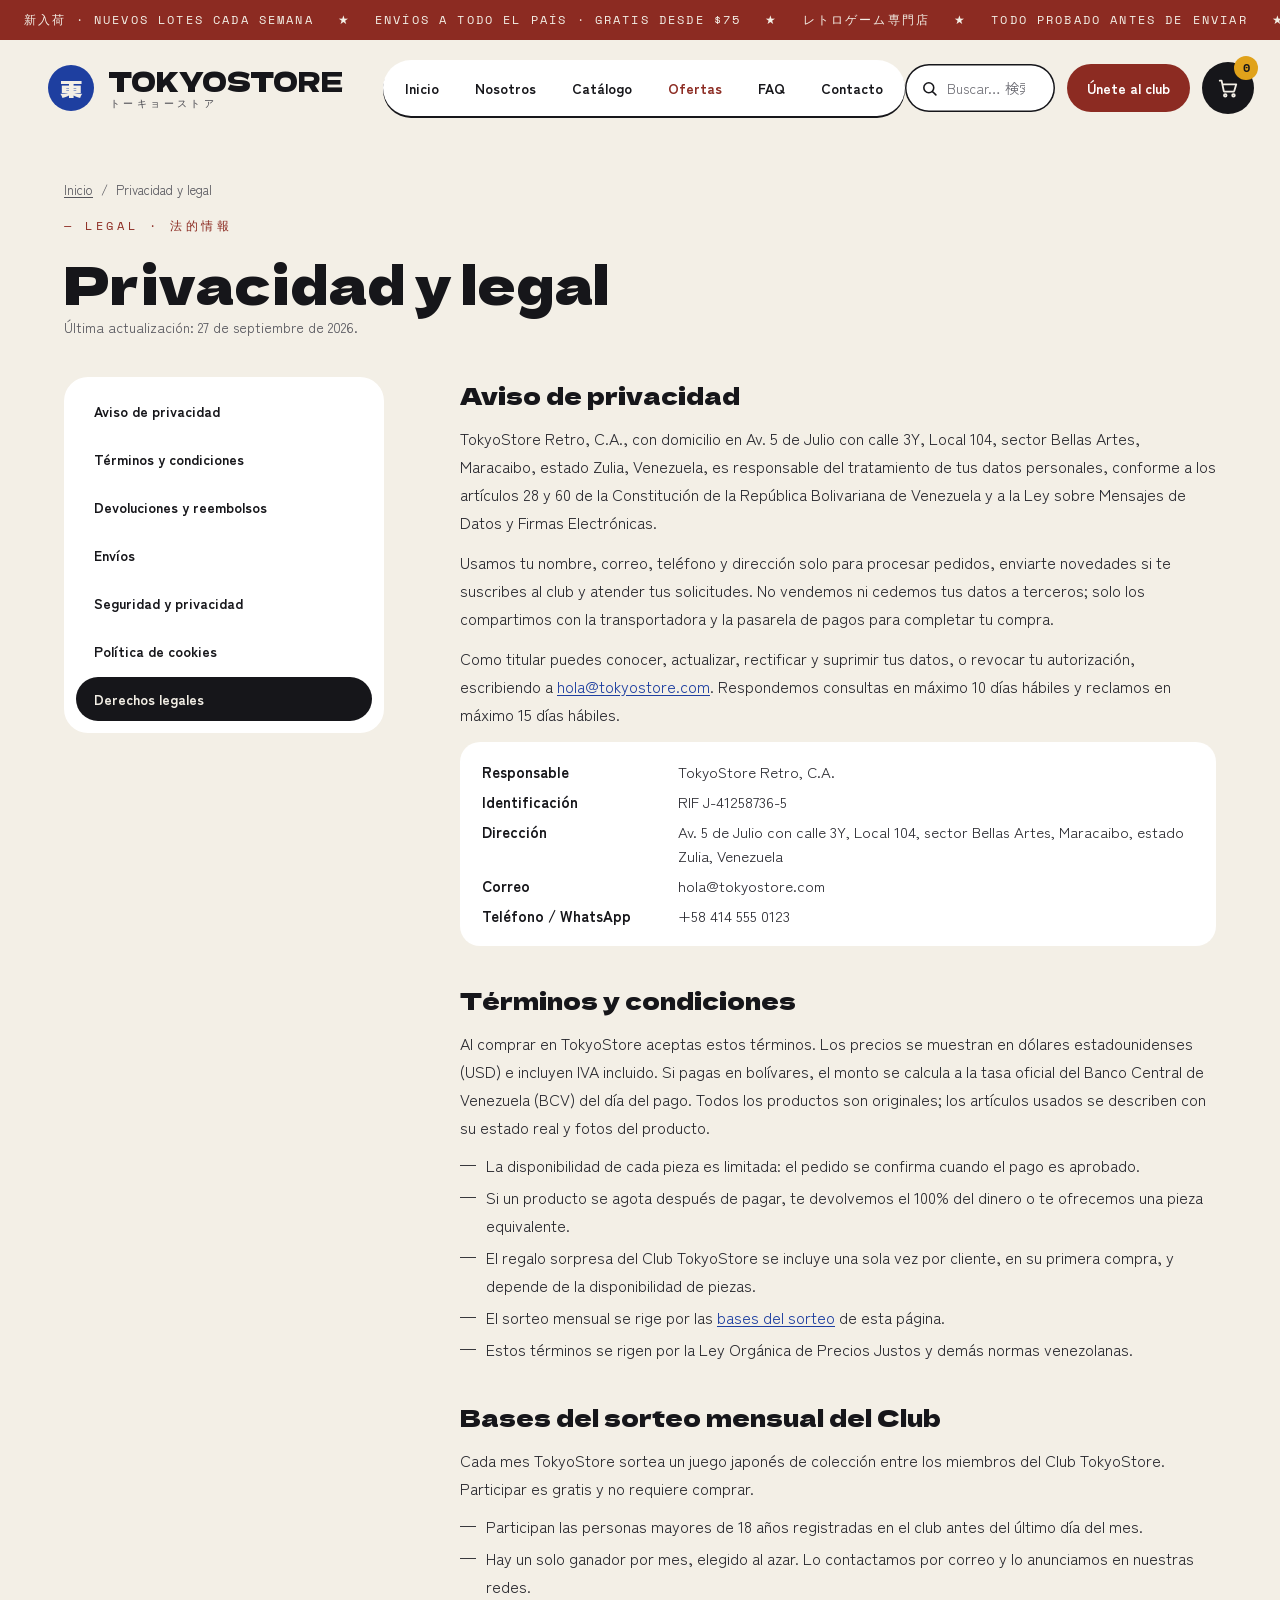
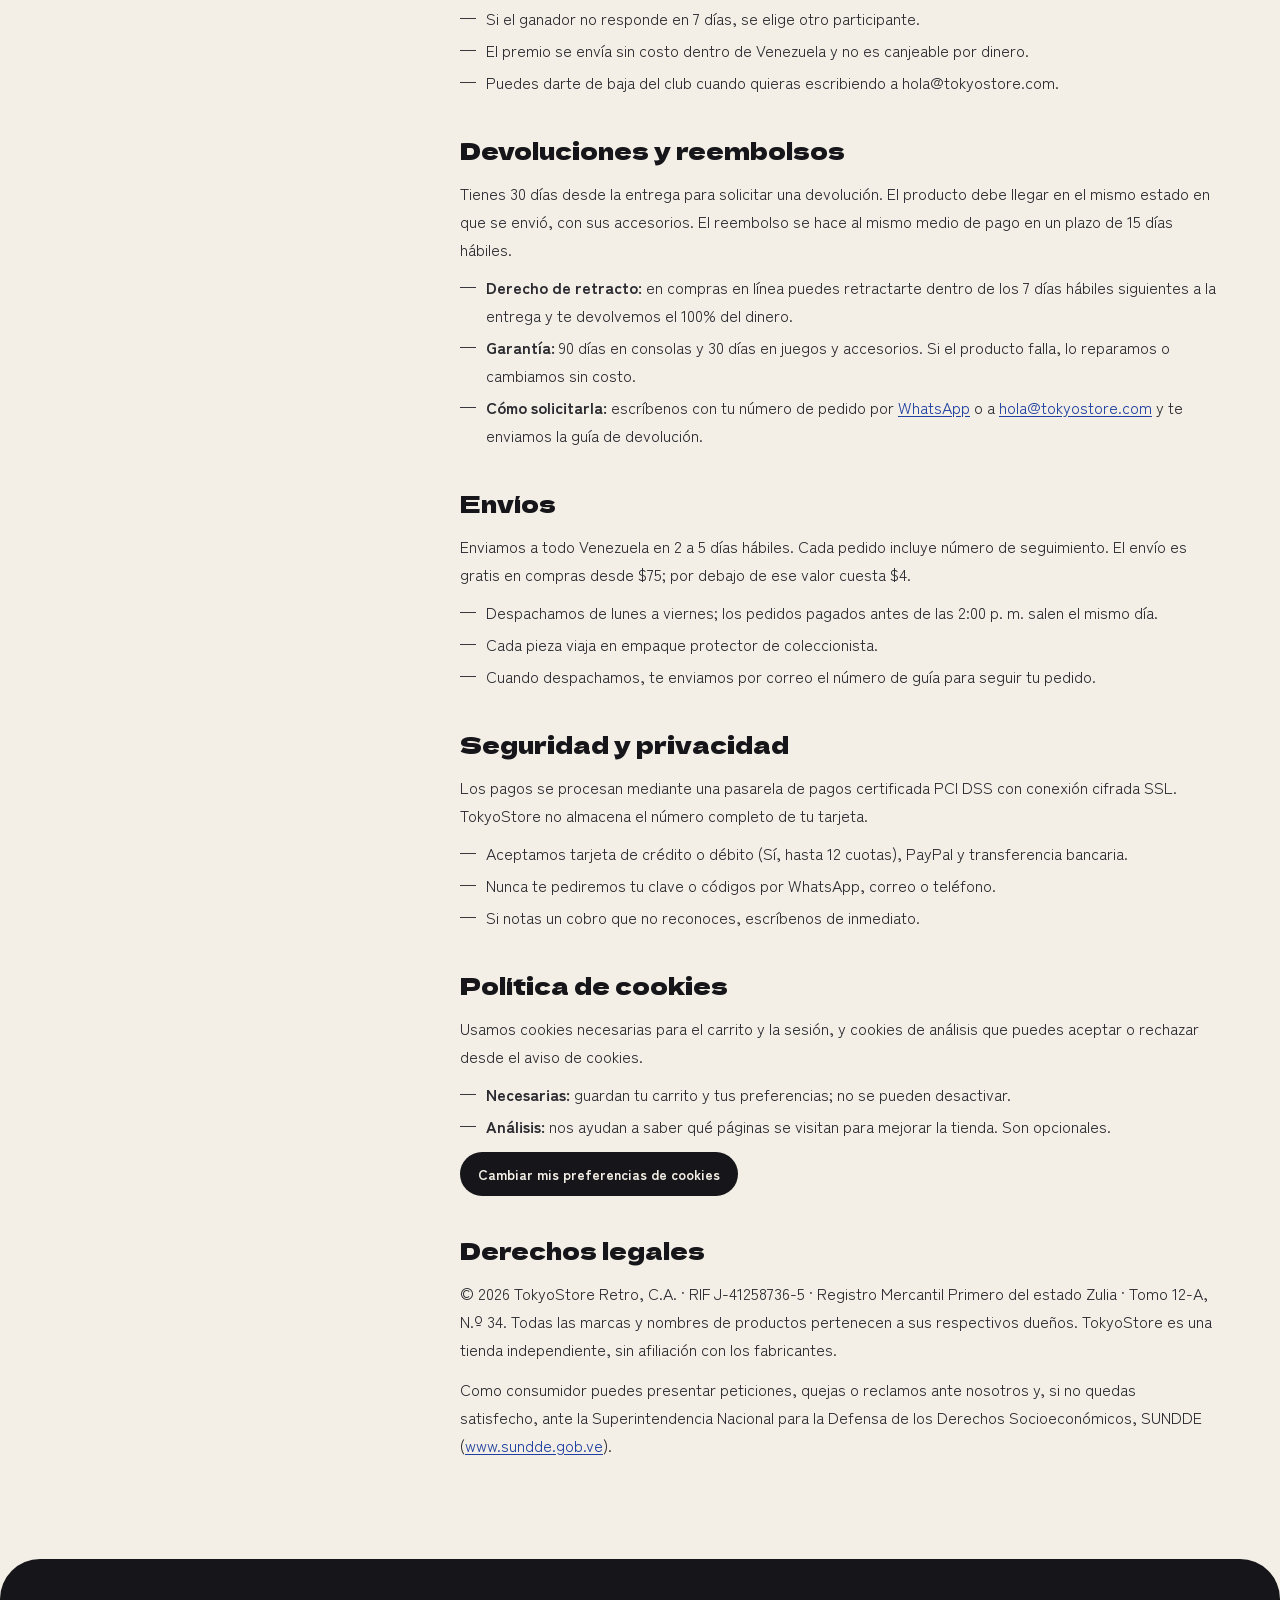
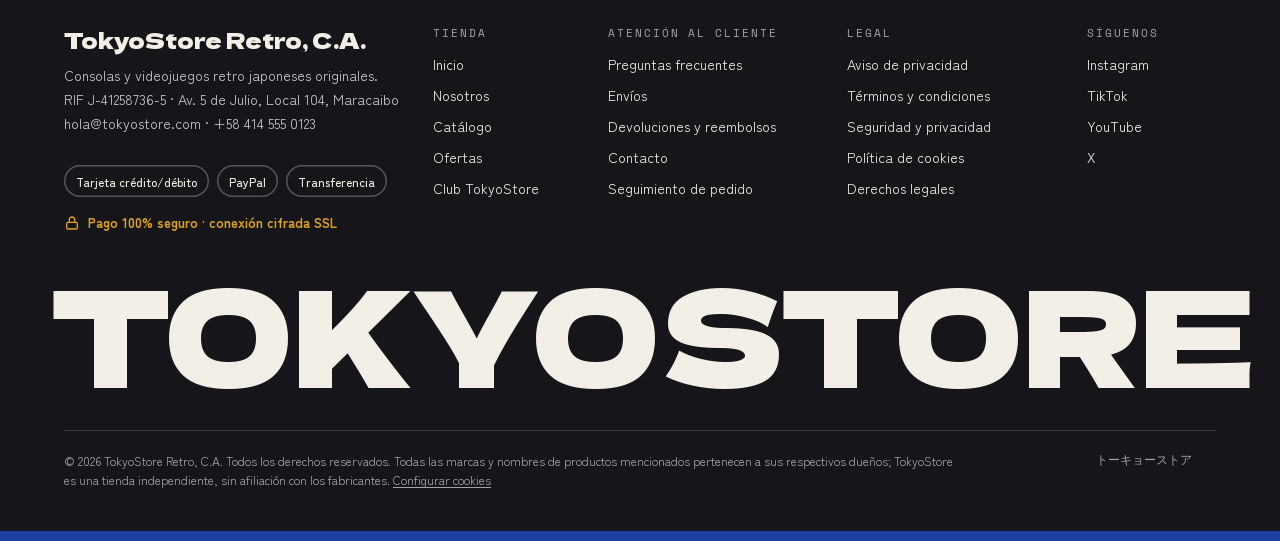
<file: legal.html>
<!doctype html>
<html lang="es-VE">
<head>
<meta charset="utf-8">
<meta name="viewport" content="width=device-width, initial-scale=1">
<title>Privacidad y legal · TokyoStore</title>
<meta name="description" content="Aviso de privacidad, términos y condiciones, devoluciones, envíos, seguridad, cookies y derechos legales de TokyoStore Retro, C.A.">
<meta name="theme-color" content="#F3EFE6">
<meta property="og:title" content="Privacidad y legal · TokyoStore">
<meta property="og:description" content="Aviso de privacidad, términos y condiciones, devoluciones, envíos, seguridad, cookies y derechos legales de TokyoStore Retro, C.A.">
<meta property="og:type" content="website">
<meta property="og:locale" content="es_CO">
<link rel="icon" href="assets/img/favicon.svg" type="image/svg+xml">
<link rel="preconnect" href="https://fonts.googleapis.com">
<link rel="preconnect" href="https://fonts.gstatic.com" crossorigin>
<link rel="stylesheet" href="https://fonts.googleapis.com/css2?family=Dela+Gothic+One&family=Space+Mono:wght@400;700&family=Zen+Kaku+Gothic+New:wght@400;500;700&display=swap">
<link rel="stylesheet" href="assets/css/styles.css?v=7">
<script src="assets/js/data.js?v=7" defer></script>
<script src="assets/js/app.js?v=7" defer></script>

</head>
<body data-page="legal">
<a class="skip-link" href="#main">Saltar al contenido</a>
<svg xmlns="http://www.w3.org/2000/svg" style="display:none" aria-hidden="true">
<symbol id="i-bolt" viewBox="0 0 28 28"><path d="M15.1667 2.3335L4.66666 16.3335H12.8333L11.6667 25.6668L22.1667 11.6668H14L15.1667 2.3335Z" stroke="currentColor" stroke-width="2.33333" stroke-linecap="round" stroke-linejoin="round"/></symbol>
<symbol id="i-camera" viewBox="0 0 34 34"><path d="M5.66663 11.3333H9.91663L12.75 7.08325H21.25L24.0833 11.3333H28.3333V26.9166H5.66663V11.3333Z" stroke="currentColor" stroke-width="2.26667" stroke-linecap="round" stroke-linejoin="round"/>
<path d="M17 24.0833C20.1297 24.0833 22.6667 21.5463 22.6667 18.4167C22.6667 15.2871 20.1297 12.75 17 12.75C13.8704 12.75 11.3334 15.2871 11.3334 18.4167C11.3334 21.5463 13.8704 24.0833 17 24.0833Z" stroke="currentColor" stroke-width="2.26667" stroke-linecap="round" stroke-linejoin="round"/></symbol>
<symbol id="i-card" viewBox="0 0 24 24"><path d="M20 5H4C2.89543 5 2 5.89543 2 7V17C2 18.1046 2.89543 19 4 19H20C21.1046 19 22 18.1046 22 17V7C22 5.89543 21.1046 5 20 5Z" stroke="currentColor" stroke-width="2" stroke-linecap="round" stroke-linejoin="round"/>
<path d="M2 10H22" stroke="currentColor" stroke-width="2" stroke-linecap="round" stroke-linejoin="round"/></symbol>
<symbol id="i-cart" viewBox="0 0 22 22"><path d="M2.75 3.66666H4.58333L6.78333 13.9333C6.82619 14.1435 6.94139 14.332 7.10888 14.466C7.27637 14.6 7.48555 14.671 7.7 14.6667H16.3167C16.5311 14.671 16.7403 14.6 16.9078 14.466C17.0753 14.332 17.1905 14.1435 17.2333 13.9333L19.25 7.33333H5.68333" stroke="currentColor" stroke-width="1.83333" stroke-linecap="round" stroke-linejoin="round"/>
<path d="M8.25001 19.6167C8.95877 19.6167 9.53334 19.0421 9.53334 18.3333C9.53334 17.6246 8.95877 17.05 8.25001 17.05C7.54124 17.05 6.96667 17.6246 6.96667 18.3333C6.96667 19.0421 7.54124 19.6167 8.25001 19.6167Z" stroke="currentColor" stroke-width="1.83333" stroke-linecap="round" stroke-linejoin="round"/>
<path d="M16.5 19.6167C17.2088 19.6167 17.7833 19.0421 17.7833 18.3333C17.7833 17.6246 17.2088 17.05 16.5 17.05C15.7912 17.05 15.2167 17.6246 15.2167 18.3333C15.2167 19.0421 15.7912 19.6167 16.5 19.6167Z" stroke="currentColor" stroke-width="1.83333" stroke-linecap="round" stroke-linejoin="round"/></symbol>
<symbol id="i-chat" viewBox="0 0 24 24"><path d="M21 11.9997C21.001 13.5801 20.5859 15.1328 19.7964 16.5018C19.0069 17.8707 17.8708 19.0077 16.5025 19.7983C15.1342 20.5889 13.5818 21.0053 12.0014 21.0055C10.4211 21.0058 8.8686 20.5899 7.5 19.7997L3 20.9997L4.2 16.4997C3.51175 15.3041 3.10757 13.9663 3.0187 12.5895C2.92983 11.2128 3.15864 9.83412 3.68745 8.55992C4.21627 7.28571 5.03093 6.15014 6.0685 5.24092C7.10608 4.3317 8.33878 3.67318 9.67138 3.31623C11.004 2.95929 12.4008 2.91347 13.7539 3.18232C15.1071 3.45118 16.3803 4.0275 17.4752 4.86677C18.5701 5.70604 19.4574 6.78579 20.0686 8.0226C20.6798 9.25941 20.9985 10.6202 21 11.9997Z" stroke="white" stroke-width="2" stroke-linecap="round" stroke-linejoin="round"/></symbol>
<symbol id="i-check-sm" viewBox="0 0 14 14"><path d="M11.6666 3.5L5.24998 9.91667L2.33331 7" stroke="white" stroke-width="1.75" stroke-linecap="round" stroke-linejoin="round"/></symbol>
<symbol id="i-check" viewBox="0 0 28 28"><path d="M23.3333 7L10.5 19.8333L4.66666 14" stroke="currentColor" stroke-width="2.33333" stroke-linecap="round" stroke-linejoin="round"/></symbol>
<symbol id="i-chevron-down" viewBox="0 0 15 15"><path d="M3.89346 5.57717L7.45208 9.32717L11.2021 5.76856" stroke="currentColor" stroke-width="1.46222" stroke-linecap="round" stroke-linejoin="round"/></symbol>
<symbol id="i-chevron-right" viewBox="0 0 16 16"><path d="M6 4L10 8L6 12" stroke="currentColor" stroke-width="1.46667" stroke-linecap="round" stroke-linejoin="round"/></symbol>
<symbol id="i-clock" viewBox="0 0 24 24"><path d="M12 21C16.9706 21 21 16.9706 21 12C21 7.02944 16.9706 3 12 3C7.02944 3 3 7.02944 3 12C3 16.9706 7.02944 21 12 21Z" stroke="white" stroke-width="2" stroke-linecap="round" stroke-linejoin="round"/>
<path d="M12 7V12L15 14" stroke="white" stroke-width="2" stroke-linecap="round" stroke-linejoin="round"/></symbol>
<symbol id="i-lock" viewBox="0 0 24 24"><path d="M18 11H6C4.89543 11 4 11.8954 4 13V19C4 20.1046 4.89543 21 6 21H18C19.1046 21 20 20.1046 20 19V13C20 11.8954 19.1046 11 18 11Z" stroke="currentColor" stroke-width="2" stroke-linecap="round" stroke-linejoin="round"/>
<path d="M8 11V7C8 5.93913 8.42143 4.92172 9.17157 4.17157C9.92172 3.42143 10.9391 3 12 3C13.0609 3 14.0783 3.42143 14.8284 4.17157C15.5786 4.92172 16 5.93913 16 7V11" stroke="currentColor" stroke-width="2" stroke-linecap="round" stroke-linejoin="round"/></symbol>
<symbol id="i-mail" viewBox="0 0 24 24"><path d="M4 4H20V20H4V4Z" stroke="white" stroke-width="2" stroke-linecap="round" stroke-linejoin="round"/>
<path d="M4 6L12 13L20 6" stroke="white" stroke-width="2" stroke-linecap="round" stroke-linejoin="round"/></symbol>
<symbol id="i-menu" viewBox="0 0 20 20"><path d="M3.3335 5H16.6668M3.3335 10H16.6668M3.3335 15H16.6668" stroke="currentColor" stroke-width="1.83333" stroke-linecap="round" stroke-linejoin="round"/></symbol>
<symbol id="i-pin" viewBox="0 0 24 24"><path d="M12 21C12 21 5 14.8 5 10C5 8.14348 5.7375 6.36301 7.05025 5.05025C8.36301 3.7375 10.1435 3 12 3C13.8565 3 15.637 3.7375 16.9497 5.05025C18.2625 6.36301 19 8.14348 19 10C19 14.8 12 21 12 21Z" stroke="white" stroke-width="2" stroke-linecap="round" stroke-linejoin="round"/>
<path d="M12 12.5C13.3807 12.5 14.5 11.3807 14.5 10C14.5 8.61929 13.3807 7.5 12 7.5C10.6193 7.5 9.5 8.61929 9.5 10C9.5 11.3807 10.6193 12.5 12 12.5Z" stroke="white" stroke-width="2" stroke-linecap="round" stroke-linejoin="round"/></symbol>
<symbol id="i-return" viewBox="0 0 24 24"><path d="M3 12.0001C2.99812 14.0611 3.70371 16.0604 4.99883 17.6637C6.29395 19.267 8.10013 20.3772 10.1155 20.8088C12.1309 21.2404 14.2333 20.9671 16.0714 20.0348C17.9095 19.1024 19.3719 17.5674 20.2142 15.6863C21.0564 13.8052 21.2276 11.692 20.6989 9.69991C20.1703 7.7078 18.9739 5.9575 17.3098 4.74152C15.6457 3.52555 13.6146 2.91759 11.556 3.01926C9.4975 3.12093 7.53622 3.92607 6 5.3001" stroke="currentColor" stroke-width="2" stroke-linecap="round" stroke-linejoin="round"/>
<path d="M3 3V9H9" stroke="currentColor" stroke-width="2" stroke-linecap="round" stroke-linejoin="round"/></symbol>
<symbol id="i-search" viewBox="0 0 17 17"><path d="M7.79171 12.75C10.5301 12.75 12.75 10.5301 12.75 7.79167C12.75 5.05326 10.5301 2.83334 7.79171 2.83334C5.0533 2.83334 2.83337 5.05326 2.83337 7.79167C2.83337 10.5301 5.0533 12.75 7.79171 12.75Z" stroke="currentColor" stroke-width="1.55833" stroke-linecap="round"/>
<path d="M11.6875 11.6875L14.875 14.875" stroke="currentColor" stroke-width="1.55833" stroke-linecap="round"/></symbol>
<symbol id="i-shield" viewBox="0 0 21 26"><path d="M10.5 1.1665L19.8333 5.83317V12.8332C19.8333 18.6665 15.75 22.7498 10.5 24.4998C5.24999 22.7498 1.16666 18.6665 1.16666 12.8332V5.83317L10.5 1.1665Z" stroke="currentColor" stroke-width="2.33333" stroke-linecap="round" stroke-linejoin="round"/></symbol>
<symbol id="i-ship" viewBox="0 0 28 28"><path d="M2.33334 18.6665L25.6667 11.6665L21 20.9998H7L2.33334 18.6665Z" stroke="currentColor" stroke-width="2.33333" stroke-linecap="round" stroke-linejoin="round"/>
<path d="M10.5 11.6667V7H17.5V10.5" stroke="currentColor" stroke-width="2.33333" stroke-linecap="round" stroke-linejoin="round"/></symbol>
<symbol id="i-truck" viewBox="0 0 24 24"><path d="M1 7H14V17H1V7Z" stroke="currentColor" stroke-width="2" stroke-linecap="round" stroke-linejoin="round"/>
<path d="M14 11H18L21 14V17H14V11Z" stroke="currentColor" stroke-width="2" stroke-linecap="round" stroke-linejoin="round"/>
<path d="M6 20C7.10457 20 8 19.1046 8 18C8 16.8954 7.10457 16 6 16C4.89543 16 4 16.8954 4 18C4 19.1046 4.89543 20 6 20Z" stroke="currentColor" stroke-width="2" stroke-linecap="round" stroke-linejoin="round"/>
<path d="M17 20C18.1046 20 19 19.1046 19 18C19 16.8954 18.1046 16 17 16C15.8954 16 15 16.8954 15 18C15 19.1046 15.8954 20 17 20Z" stroke="currentColor" stroke-width="2" stroke-linecap="round" stroke-linejoin="round"/></symbol>
</svg>
<div class="ticker" role="region" aria-label="Avisos de la tienda">
  <p class="sr-only">Nuevos lotes cada semana. Envíos a todo el país, gratis desde $75. Todo probado antes de enviar.</p>
  <div class="ticker__track" aria-hidden="true"><span class="ticker__item">新入荷 · NUEVOS LOTES CADA SEMANA</span><span class="ticker__item">★</span><span class="ticker__item">ENVÍOS A TODO EL PAÍS · GRATIS DESDE <span data-cfg="envioGratis">$75</span></span><span class="ticker__item">★</span><span class="ticker__item">レトロゲーム専門店</span><span class="ticker__item">★</span><span class="ticker__item">TODO PROBADO ANTES DE ENVIAR</span><span class="ticker__item">★</span><span class="ticker__item">新入荷 · NUEVOS LOTES CADA SEMANA</span><span class="ticker__item">★</span><span class="ticker__item">ENVÍOS A TODO EL PAÍS · GRATIS DESDE <span data-cfg="envioGratis">$75</span></span><span class="ticker__item">★</span><span class="ticker__item">レトロゲーム専門店</span><span class="ticker__item">★</span><span class="ticker__item">TODO PROBADO ANTES DE ENVIAR</span><span class="ticker__item">★</span><span class="ticker__item">新入荷 · NUEVOS LOTES CADA SEMANA</span><span class="ticker__item">★</span><span class="ticker__item">ENVÍOS A TODO EL PAÍS · GRATIS DESDE <span data-cfg="envioGratis">$75</span></span><span class="ticker__item">★</span><span class="ticker__item">レトロゲーム専門店</span><span class="ticker__item">★</span><span class="ticker__item">TODO PROBADO ANTES DE ENVIAR</span><span class="ticker__item">★</span><span class="ticker__item">新入荷 · NUEVOS LOTES CADA SEMANA</span><span class="ticker__item">★</span><span class="ticker__item">ENVÍOS A TODO EL PAÍS · GRATIS DESDE <span data-cfg="envioGratis">$75</span></span><span class="ticker__item">★</span><span class="ticker__item">レトロゲーム専門店</span><span class="ticker__item">★</span><span class="ticker__item">TODO PROBADO ANTES DE ENVIAR</span><span class="ticker__item">★</span></div>
</div>
<header class="header" id="top">
  <div class="header__bar">
    <a class="brand" href="index.html" aria-label="TokyoStore, ir al inicio">
      <span class="brand__badge" aria-hidden="true">東</span>
      <span class="brand__text"><span class="brand__name">TOKYOSTORE</span><span class="brand__kana" aria-hidden="true">トーキョーストア</span></span>
    </a>
    <nav class="nav" aria-label="Principal"><a href="index.html">Inicio</a><a href="index.html#nosotros">Nosotros</a><a href="index.html#catalogo">Catálogo</a><a href="index.html?ofertas=1#catalogo" class="nav__sale">Ofertas</a><a href="faq.html">FAQ</a><a href="index.html#contacto">Contacto</a></nav>
    <div class="header__right">
      <form class="search" id="search-d" role="search" data-search>
        <label class="search__box"><span class="sr-only">Buscar en la tienda</span><svg class="icon" aria-hidden="true"><use href="#i-search"></use></svg>
          <input class="search__input" type="search" name="q" placeholder="Buscar… 検索" autocomplete="off" role="combobox" aria-expanded="false" aria-controls="search-d-list" aria-autocomplete="list">
        </label>
        <div class="search__results" id="search-d-list" role="listbox" aria-label="Resultados"></div>
      </form>
      <a class="btn btn-red header__club" href="index.html#club">Únete al club</a>
      <a class="cart-btn" href="carrito.html" aria-label="Carrito"><svg class="icon" aria-hidden="true"><use href="#i-cart"></use></svg><span class="cart-count" aria-hidden="true">0</span></a>
      <button class="icon-btn search-btn" type="button" data-open-search aria-label="Buscar"><svg class="icon" aria-hidden="true"><use href="#i-search"></use></svg></button>
      <a class="icon-btn icon-btn--ink cart" href="carrito.html" aria-label="Carrito"><svg class="icon" aria-hidden="true"><use href="#i-cart"></use></svg></a>
      <button class="icon-btn menu-btn" type="button" data-open-menu aria-label="Abrir menú" aria-expanded="false" aria-controls="drawer"><svg class="icon" aria-hidden="true"><use href="#i-menu"></use></svg></button>
    </div>
  </div>
</header>
<div class="drawer" id="drawer" role="dialog" aria-modal="true" aria-label="Menú">
  <div class="drawer__scrim" data-close-menu></div>
  <div class="drawer__panel">
    <div class="drawer__head">
      <a class="brand" href="index.html"><span class="brand__badge" aria-hidden="true">東</span><span class="brand__name">TOKYOSTORE</span></a>
      <button class="drawer__close" type="button" data-close-menu aria-label="Cerrar menú">×</button>
    </div>
    <nav class="drawer__links" aria-label="Menú móvil"><a href="index.html">Inicio<svg class="icon" aria-hidden="true"><use href="#i-chevron-right"></use></svg></a><a href="index.html#nosotros">Nosotros<svg class="icon" aria-hidden="true"><use href="#i-chevron-right"></use></svg></a><a href="index.html#catalogo">Catálogo<svg class="icon" aria-hidden="true"><use href="#i-chevron-right"></use></svg></a><a href="index.html?ofertas=1#catalogo" class="nav__sale">Ofertas<svg class="icon" aria-hidden="true"><use href="#i-chevron-right"></use></svg></a><a href="faq.html">FAQ<svg class="icon" aria-hidden="true"><use href="#i-chevron-right"></use></svg></a><a href="index.html#contacto">Contacto<svg class="icon" aria-hidden="true"><use href="#i-chevron-right"></use></svg></a>
      <a href="carrito.html">Carrito · <span data-cart-label>0 artículos</span><svg class="icon" aria-hidden="true"><use href="#i-chevron-right"></use></svg></a>
    </nav>
    <a class="btn btn-red" href="index.html#club" style="height:52px">Únete al club</a>
    <div class="drawer__small">
      <a href="legal.html#envios">Envíos</a>
      <a href="legal.html#devoluciones">Devoluciones y reembolsos</a>
      <a href="legal.html#privacidad">Aviso de privacidad</a>
      <a href="legal.html#terminos">Términos y condiciones</a>
    </div>
  </div>
</div>
<div class="msearch" id="msearch" role="dialog" aria-modal="true" aria-label="Buscar">
  <form class="search" id="search-m" role="search" data-search>
    <div class="msearch__row">
      <label class="search__box"><span class="sr-only">Buscar en la tienda</span><svg class="icon" aria-hidden="true"><use href="#i-search"></use></svg>
        <input class="search__input" type="search" name="q" placeholder="Buscar… 検索" autocomplete="off" role="combobox" aria-expanded="false" aria-controls="search-m-list" aria-autocomplete="list">
      </label>
      <button class="drawer__close" type="button" data-close-search aria-label="Cerrar búsqueda">×</button>
    </div>
    <div class="search__results" id="search-m-list" role="listbox" aria-label="Resultados"></div>
  </form>
</div>
<main id="main">
  <div class="wrap page-head">
    <nav class="crumbs" aria-label="Ruta"><a href="index.html">Inicio</a><span aria-hidden="true">/</span><span aria-current="page">Privacidad y legal</span></nav>
    <p class="eyebrow">— Legal · <span lang="ja">法的情報</span></p>
    <h1 class="h-xl">Privacidad y legal</h1>
    <p>Última actualización: <span data-cfg="actualizacion">27 de septiembre de 2026</span>.</p>
  </div>
  <div class="wrap legal">
    <nav class="legal__index" aria-label="Índice legal" data-spy><a href="#privacidad" class="is-active">Aviso de privacidad</a><a href="#terminos">Términos y condiciones</a><a href="#devoluciones">Devoluciones y reembolsos</a><a href="#envios">Envíos</a><a href="#seguridad">Seguridad y privacidad</a><a href="#cookies">Política de cookies</a><a href="#derechos">Derechos legales</a></nav>
    <div class="legal__content"><section id="privacidad" aria-labelledby="privacidad-t"><h2 id="privacidad-t">Aviso de privacidad</h2>
<p><span data-cfg="razonSocial">TokyoStore Retro, C.A.</span>, con domicilio en <span data-cfg="direccion">Av. 5 de Julio con calle 3Y, Local 104, sector Bellas Artes, Maracaibo, estado Zulia, Venezuela</span>, es responsable del tratamiento de tus datos personales, conforme a los artículos 28 y 60 de la Constitución de la República Bolivariana de Venezuela y a la Ley sobre Mensajes de Datos y Firmas Electrónicas.</p>
<p>Usamos tu nombre, correo, teléfono y dirección solo para procesar pedidos, enviarte novedades si te suscribes al club y atender tus solicitudes. No vendemos ni cedemos tus datos a terceros; solo los compartimos con la transportadora y la pasarela de pagos para completar tu compra.</p>
<p>Como titular puedes conocer, actualizar, rectificar y suprimir tus datos, o revocar tu autorización, escribiendo a <a data-href="correo" href="mailto:hola@tokyostore.com" data-cfg="correo">hola@tokyostore.com</a>. Respondemos consultas en máximo 10 días hábiles y reclamos en máximo 15 días hábiles.</p>
<dl class="legal__data">
  <dt>Responsable</dt><dd data-cfg="razonSocial">TokyoStore Retro, C.A.</dd>
  <dt>Identificación</dt><dd data-cfg="nit">RIF J-41258736-5</dd>
  <dt>Dirección</dt><dd data-cfg="direccion">Av. 5 de Julio con calle 3Y, Local 104, sector Bellas Artes, Maracaibo, estado Zulia, Venezuela</dd>
  <dt>Correo</dt><dd data-cfg="correo">hola@tokyostore.com</dd>
  <dt>Teléfono / WhatsApp</dt><dd data-cfg="whatsapp">+58 414 555 0123</dd>
</dl></section><section id="terminos" aria-labelledby="terminos-t"><h2 id="terminos-t">Términos y condiciones</h2>
<p>Al comprar en TokyoStore aceptas estos términos. Los precios se muestran en <span data-cfg="moneda">dólares estadounidenses (USD)</span> e incluyen <span data-cfg="impuestos">IVA incluido</span>. Si pagas en bolívares, el monto se calcula a la tasa oficial del Banco Central de Venezuela (BCV) del día del pago. Todos los productos son originales; los artículos usados se describen con su estado real y fotos del producto.</p>
<ul>
  <li>La disponibilidad de cada pieza es limitada: el pedido se confirma cuando el pago es aprobado.</li>
  <li>Si un producto se agota después de pagar, te devolvemos el 100% del dinero o te ofrecemos una pieza equivalente.</li>
  <li>El regalo sorpresa del Club TokyoStore se incluye una sola vez por cliente, en su primera compra, y depende de la disponibilidad de piezas.</li>
  <li>El sorteo mensual se rige por las <a href="#sorteo">bases del sorteo</a> de esta página.</li>
  <li>Estos términos se rigen por la Ley Orgánica de Precios Justos y demás normas venezolanas.</li>
</ul></section><section id="sorteo" aria-labelledby="sorteo-t"><h2 id="sorteo-t">Bases del sorteo mensual del Club</h2>
<p>Cada mes TokyoStore sortea <span data-cfg="premioMes">un juego japonés de colección</span> entre los miembros del Club TokyoStore. Participar es gratis y no requiere comprar.</p>
<ul>
  <li>Participan las personas mayores de 18 años registradas en el club antes del último día del mes.</li>
  <li>Hay un solo ganador por mes, elegido al azar. Lo contactamos por correo y lo anunciamos en nuestras redes.</li>
  <li>Si el ganador no responde en 7 días, se elige otro participante.</li>
  <li>El premio se envía sin costo dentro de Venezuela y no es canjeable por dinero.</li>
  <li>Puedes darte de baja del club cuando quieras escribiendo a <span data-cfg="correo">hola@tokyostore.com</span>.</li>
</ul></section><section id="devoluciones" aria-labelledby="devoluciones-t"><h2 id="devoluciones-t">Devoluciones y reembolsos</h2>
<p>Tienes <span data-cfg="diasDevolucion">30</span> días desde la entrega para solicitar una devolución. El producto debe llegar en el mismo estado en que se envió, con sus accesorios. El reembolso se hace al mismo medio de pago en un plazo de <span data-cfg="diasReembolso">15</span> días hábiles.</p>
<ul>
  <li><b>Derecho de retracto:</b> en compras en línea puedes retractarte dentro de los 7 días hábiles siguientes a la entrega y te devolvemos el 100% del dinero.</li>
  <li><b>Garantía:</b> <span data-cfg="diasGarantia">90</span> días en consolas y 30 días en juegos y accesorios. Si el producto falla, lo reparamos o cambiamos sin costo.</li>
  <li><b>Cómo solicitarla:</b> escríbenos con tu número de pedido por <a data-href="whatsapp" href="https://wa.me/584145550123">WhatsApp</a> o a <a data-href="correo" href="mailto:hola@tokyostore.com" data-cfg="correo">hola@tokyostore.com</a> y te enviamos la guía de devolución.</li>
</ul></section><section id="envios" aria-labelledby="envios-t"><h2 id="envios-t">Envíos</h2>
<p>Enviamos a todo <span data-cfg="pais">Venezuela</span> en <span data-cfg="entrega">2 a 5</span> días hábiles. Cada pedido incluye número de seguimiento. El envío es gratis en compras desde <span data-cfg="envioGratis">$75</span>; por debajo de ese valor cuesta <span data-cfg="costoEnvio">$4</span>.</p>
<ul>
  <li>Despachamos de lunes a viernes; los pedidos pagados antes de las 2:00 p. m. salen el mismo día.</li>
  <li>Cada pieza viaja en empaque protector de coleccionista.</li>
  <li>Cuando despachamos, te enviamos por correo el número de guía para seguir tu pedido.</li>
</ul></section><section id="seguridad" aria-labelledby="seguridad-t"><h2 id="seguridad-t">Seguridad y privacidad</h2>
<p>Los pagos se procesan mediante <span data-cfg="pasarela">una pasarela de pagos certificada PCI DSS</span> con conexión cifrada SSL. TokyoStore no almacena el número completo de tu tarjeta.</p>
<ul>
  <li>Aceptamos tarjeta de crédito o débito (<span data-cfg="cuotas">Sí, hasta 12 cuotas</span>), PayPal y transferencia bancaria.</li>
  <li>Nunca te pediremos tu clave o códigos por WhatsApp, correo o teléfono.</li>
  <li>Si notas un cobro que no reconoces, escríbenos de inmediato.</li>
</ul></section><section id="cookies" aria-labelledby="cookies-t"><h2 id="cookies-t">Política de cookies</h2>
<p>Usamos cookies necesarias para el carrito y la sesión, y cookies de análisis que puedes aceptar o rechazar desde el aviso de cookies.</p>
<ul>
  <li><b>Necesarias:</b> guardan tu carrito y tus preferencias; no se pueden desactivar.</li>
  <li><b>Análisis:</b> nos ayudan a saber qué páginas se visitan para mejorar la tienda. Son opcionales.</li>
</ul>
<p><button class="btn btn-ink" type="button" data-cookie-settings>Cambiar mis preferencias de cookies</button></p></section><section id="derechos" aria-labelledby="derechos-t"><h2 id="derechos-t">Derechos legales</h2>
<p>© 2026 <span data-cfg="razonSocial">TokyoStore Retro, C.A.</span> · <span data-cfg="nit">RIF J-41258736-5</span> · <span data-cfg="matricula">Registro Mercantil Primero del estado Zulia · Tomo 12-A, N.º 34</span>. Todas las marcas y nombres de productos pertenecen a sus respectivos dueños. TokyoStore es una tienda independiente, sin afiliación con los fabricantes.</p>
<p>Como consumidor puedes presentar peticiones, quejas o reclamos ante nosotros y, si no quedas satisfecho, ante la Superintendencia Nacional para la Defensa de los Derechos Socioeconómicos, SUNDDE (<a href="https://www.sundde.gob.ve/" target="_blank" rel="noopener">www.sundde.gob.ve</a>).</p></section></div>
  </div>
</main>
<footer class="footer on-dark">
  <div class="wrap">
    <div class="footer__top">
      <div class="footer__co">
        <h2>TokyoStore Retro, C.A.</h2>
        <p>Consolas y videojuegos retro japoneses originales.<br>
          <span data-cfg="nit">RIF J-41258736-5</span> · <span data-cfg="direccionCorta">Av. 5 de Julio, Local 104, Maracaibo</span><br>
          <a data-href="correo" href="mailto:hola@tokyostore.com" data-cfg="correo">hola@tokyostore.com</a> · <a data-href="whatsapp" href="https://wa.me/584145550123" data-cfg="whatsapp">+58 414 555 0123</a></p>
        <div class="footer__pays" aria-label="Medios de pago aceptados"><span class="pay-pill">Tarjeta crédito/débito</span><span class="pay-pill">PayPal</span><span class="pay-pill">Transferencia</span></div>
        <p class="secure-line"><svg class="icon" aria-hidden="true"><use href="#i-lock"></use></svg>Pago 100% seguro · conexión cifrada SSL</p>
      </div>
      <nav class="footer__col" aria-labelledby="f-tienda"><h3 id="f-tienda">TIENDA</h3><ul>
        <li><a href="index.html">Inicio</a></li><li><a href="index.html#nosotros">Nosotros</a></li><li><a href="index.html#catalogo">Catálogo</a></li>
        <li><a href="index.html?ofertas=1#catalogo">Ofertas</a></li><li><a href="index.html#club">Club TokyoStore</a></li></ul></nav>
      <nav class="footer__col" aria-labelledby="f-at"><h3 id="f-at">ATENCIÓN AL CLIENTE</h3><ul>
        <li><a href="faq.html">Preguntas frecuentes</a></li><li><a href="legal.html#envios">Envíos</a></li><li><a href="legal.html#devoluciones">Devoluciones y reembolsos</a></li>
        <li><a href="index.html#contacto">Contacto</a></li><li><a href="faq.html#envios">Seguimiento de pedido</a></li></ul></nav>
      <nav class="footer__col" aria-labelledby="f-legal"><h3 id="f-legal">LEGAL</h3><ul><li><a href="legal.html#privacidad">Aviso de privacidad</a></li><li><a href="legal.html#terminos">Términos y condiciones</a></li><li><a href="legal.html#seguridad">Seguridad y privacidad</a></li><li><a href="legal.html#cookies">Política de cookies</a></li><li><a href="legal.html#derechos">Derechos legales</a></li></ul></nav>
      <nav class="footer__col" aria-labelledby="f-soc"><h3 id="f-soc">SÍGUENOS</h3><ul>
        <li><a href="https://www.instagram.com/" target="_blank" rel="noopener">Instagram</a></li><li><a href="https://www.tiktok.com/" target="_blank" rel="noopener">TikTok</a></li>
        <li><a href="https://www.youtube.com/" target="_blank" rel="noopener">YouTube</a></li><li><a href="https://x.com/" target="_blank" rel="noopener">X</a></li></ul></nav>
    </div>
    <p class="footer__big" aria-hidden="true">TOKYOSTORE</p>
    <div class="footer__bottom">
      <p>© 2026 TokyoStore Retro, C.A. Todos los derechos reservados. Todas las marcas y nombres de productos mencionados pertenecen a sus respectivos dueños; TokyoStore es una tienda independiente, sin afiliación con los fabricantes. <a class="legal-link" href="#" data-cookie-settings>Configurar cookies</a></p>
      <span aria-hidden="true">トーキョーストア</span>
    </div>
    <div class="footer__m">
      <h2>TokyoStore Retro, C.A.</h2>
      <p><span data-cfg="nit">RIF J-41258736-5</span> · <span data-cfg="direccionCorta">Av. 5 de Julio, Local 104, Maracaibo</span><br>
        <a data-href="correo" href="mailto:hola@tokyostore.com" data-cfg="correo">hola@tokyostore.com</a> · <a data-href="whatsapp" href="https://wa.me/584145550123" data-cfg="whatsapp">+58 414 555 0123</a></p>
      <nav aria-label="Legal"><ul><li><a href="legal.html#privacidad">Aviso de privacidad<svg class="icon" aria-hidden="true"><use href="#i-chevron-right"></use></svg></a></li><li><a href="legal.html#terminos">Términos y condiciones<svg class="icon" aria-hidden="true"><use href="#i-chevron-right"></use></svg></a></li><li><a href="legal.html#devoluciones">Devoluciones y reembolsos<svg class="icon" aria-hidden="true"><use href="#i-chevron-right"></use></svg></a></li><li><a href="legal.html#envios">Envíos<svg class="icon" aria-hidden="true"><use href="#i-chevron-right"></use></svg></a></li><li><a href="legal.html#seguridad">Seguridad y privacidad<svg class="icon" aria-hidden="true"><use href="#i-chevron-right"></use></svg></a></li><li><a href="legal.html#cookies">Política de cookies<svg class="icon" aria-hidden="true"><use href="#i-chevron-right"></use></svg></a></li><li><a href="legal.html#derechos">Derechos legales<svg class="icon" aria-hidden="true"><use href="#i-chevron-right"></use></svg></a></li><li><a href="faq.html">Preguntas frecuentes<svg class="icon" aria-hidden="true"><use href="#i-chevron-right"></use></svg></a></li></ul></nav>
      <p class="secure-line"><svg class="icon" aria-hidden="true"><use href="#i-lock"></use></svg>Pago 100% seguro · SSL</p>
      <div class="social"><a href="https://www.instagram.com/" target="_blank" rel="noopener">Instagram</a><a href="https://www.tiktok.com/" target="_blank" rel="noopener">TikTok</a><a href="https://www.youtube.com/" target="_blank" rel="noopener">YouTube</a><a href="https://x.com/" target="_blank" rel="noopener">X</a></div>
      <small>© 2026 TokyoStore Retro, C.A. Todos los derechos reservados.</small>
    </div>
  </div>
</footer>
<div class="sticky-cart" role="region" aria-label="Resumen del carrito">
  <div><b data-cart-label>0 artículos</b><span data-cart-total>$0</span></div>
  <a class="btn btn-ink" href="carrito.html"><svg class="icon" aria-hidden="true"><use href="#i-lock"></use></svg>Ir a pagar</a>
</div>
<div class="toast" id="toast" role="status" aria-live="polite"></div>
<section class="cookies" id="cookies" aria-label="Aviso de cookies">
  <h2>Usamos cookies</h2>
  <p>Usamos cookies necesarias para el carrito y la sesión, y cookies de análisis que puedes aceptar o rechazar. <a href="legal.html#cookies">Política de cookies</a></p>
  <div class="cookies__actions"><button class="btn btn-yellow" type="button" data-cookies="todas">Aceptar todas</button><button class="btn btn-ghost" type="button" data-cookies="necesarias">Solo necesarias</button></div>
</section>
</body>
</html>
</file>
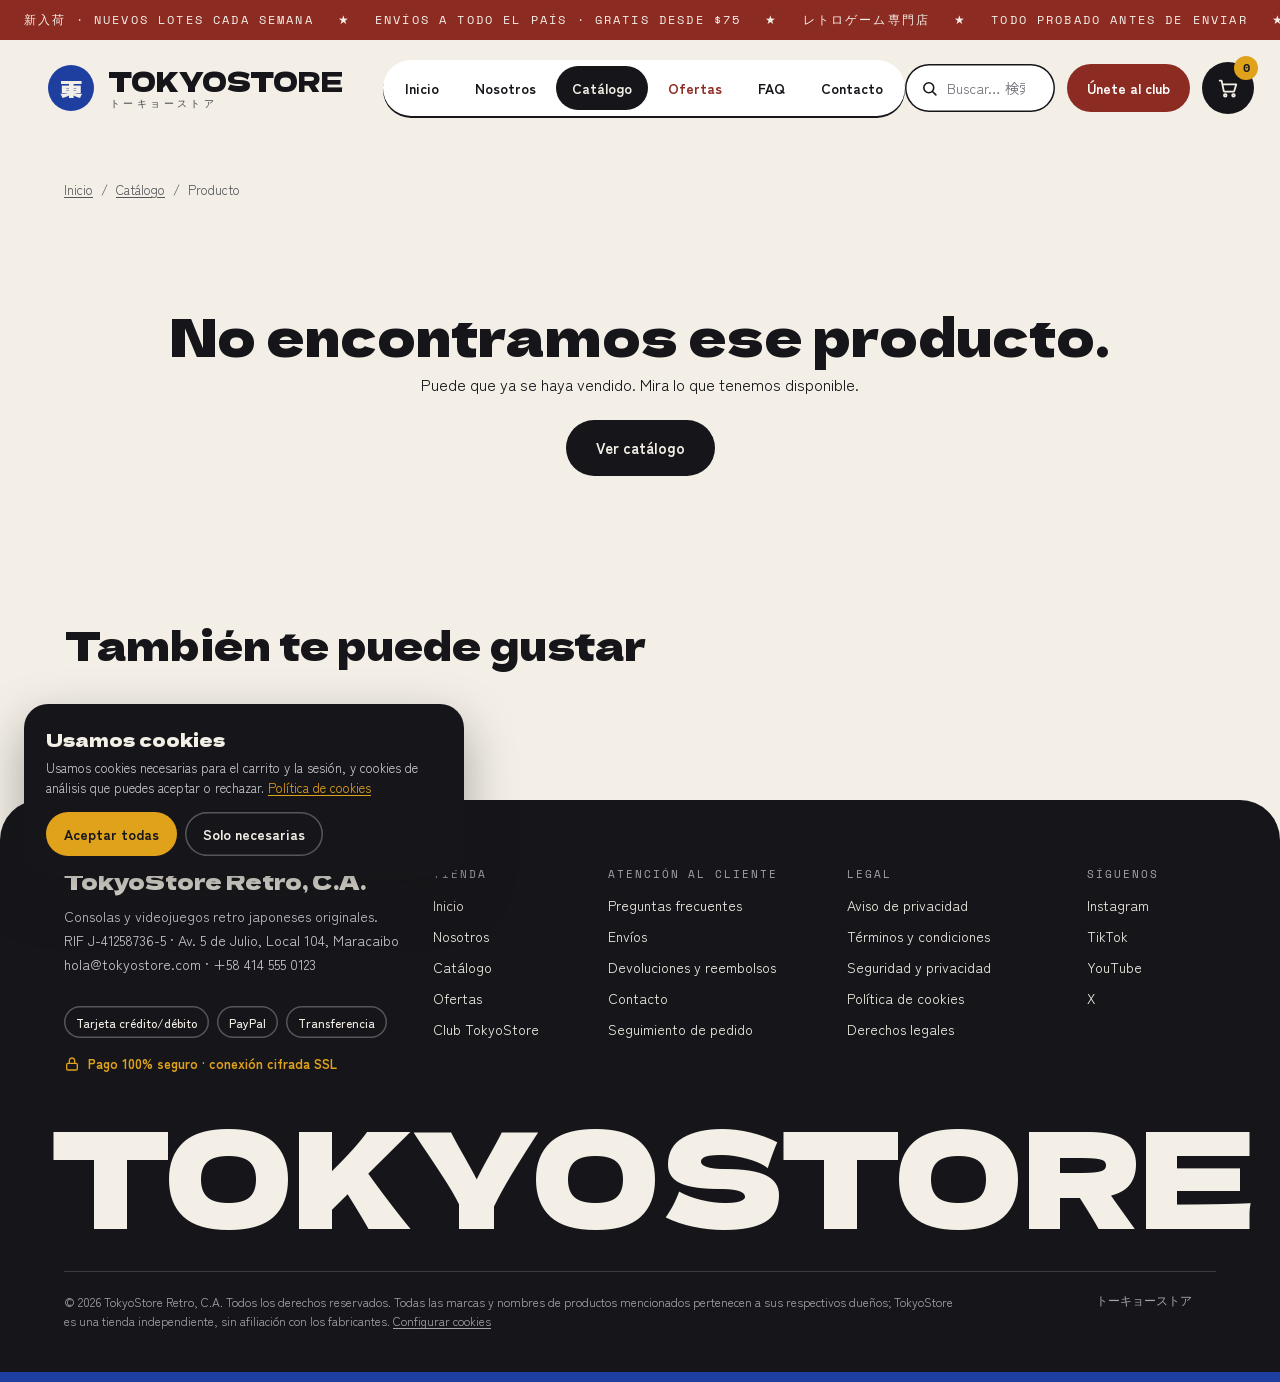
<file: producto.html>
<!doctype html>
<html lang="es-VE">
<head>
<meta charset="utf-8">
<meta name="viewport" content="width=device-width, initial-scale=1">
<title>Producto · TokyoStore</title>
<meta name="description" content="Consolas y videojuegos retro japoneses originales, probados y con garantía.">
<meta name="theme-color" content="#F3EFE6">
<meta property="og:title" content="Producto · TokyoStore">
<meta property="og:description" content="Consolas y videojuegos retro japoneses originales, probados y con garantía.">
<meta property="og:type" content="website">
<meta property="og:locale" content="es_CO">
<link rel="icon" href="assets/img/favicon.svg" type="image/svg+xml">
<link rel="preconnect" href="https://fonts.googleapis.com">
<link rel="preconnect" href="https://fonts.gstatic.com" crossorigin>
<link rel="stylesheet" href="https://fonts.googleapis.com/css2?family=Dela+Gothic+One&family=Space+Mono:wght@400;700&family=Zen+Kaku+Gothic+New:wght@400;500;700&display=swap">
<link rel="stylesheet" href="assets/css/styles.css?v=7">
<script src="assets/js/data.js?v=7" defer></script>
<script src="assets/js/app.js?v=7" defer></script>

</head>
<body data-page="producto">
<a class="skip-link" href="#main">Saltar al contenido</a>
<svg xmlns="http://www.w3.org/2000/svg" style="display:none" aria-hidden="true">
<symbol id="i-bolt" viewBox="0 0 28 28"><path d="M15.1667 2.3335L4.66666 16.3335H12.8333L11.6667 25.6668L22.1667 11.6668H14L15.1667 2.3335Z" stroke="currentColor" stroke-width="2.33333" stroke-linecap="round" stroke-linejoin="round"/></symbol>
<symbol id="i-camera" viewBox="0 0 34 34"><path d="M5.66663 11.3333H9.91663L12.75 7.08325H21.25L24.0833 11.3333H28.3333V26.9166H5.66663V11.3333Z" stroke="currentColor" stroke-width="2.26667" stroke-linecap="round" stroke-linejoin="round"/>
<path d="M17 24.0833C20.1297 24.0833 22.6667 21.5463 22.6667 18.4167C22.6667 15.2871 20.1297 12.75 17 12.75C13.8704 12.75 11.3334 15.2871 11.3334 18.4167C11.3334 21.5463 13.8704 24.0833 17 24.0833Z" stroke="currentColor" stroke-width="2.26667" stroke-linecap="round" stroke-linejoin="round"/></symbol>
<symbol id="i-card" viewBox="0 0 24 24"><path d="M20 5H4C2.89543 5 2 5.89543 2 7V17C2 18.1046 2.89543 19 4 19H20C21.1046 19 22 18.1046 22 17V7C22 5.89543 21.1046 5 20 5Z" stroke="currentColor" stroke-width="2" stroke-linecap="round" stroke-linejoin="round"/>
<path d="M2 10H22" stroke="currentColor" stroke-width="2" stroke-linecap="round" stroke-linejoin="round"/></symbol>
<symbol id="i-cart" viewBox="0 0 22 22"><path d="M2.75 3.66666H4.58333L6.78333 13.9333C6.82619 14.1435 6.94139 14.332 7.10888 14.466C7.27637 14.6 7.48555 14.671 7.7 14.6667H16.3167C16.5311 14.671 16.7403 14.6 16.9078 14.466C17.0753 14.332 17.1905 14.1435 17.2333 13.9333L19.25 7.33333H5.68333" stroke="currentColor" stroke-width="1.83333" stroke-linecap="round" stroke-linejoin="round"/>
<path d="M8.25001 19.6167C8.95877 19.6167 9.53334 19.0421 9.53334 18.3333C9.53334 17.6246 8.95877 17.05 8.25001 17.05C7.54124 17.05 6.96667 17.6246 6.96667 18.3333C6.96667 19.0421 7.54124 19.6167 8.25001 19.6167Z" stroke="currentColor" stroke-width="1.83333" stroke-linecap="round" stroke-linejoin="round"/>
<path d="M16.5 19.6167C17.2088 19.6167 17.7833 19.0421 17.7833 18.3333C17.7833 17.6246 17.2088 17.05 16.5 17.05C15.7912 17.05 15.2167 17.6246 15.2167 18.3333C15.2167 19.0421 15.7912 19.6167 16.5 19.6167Z" stroke="currentColor" stroke-width="1.83333" stroke-linecap="round" stroke-linejoin="round"/></symbol>
<symbol id="i-chat" viewBox="0 0 24 24"><path d="M21 11.9997C21.001 13.5801 20.5859 15.1328 19.7964 16.5018C19.0069 17.8707 17.8708 19.0077 16.5025 19.7983C15.1342 20.5889 13.5818 21.0053 12.0014 21.0055C10.4211 21.0058 8.8686 20.5899 7.5 19.7997L3 20.9997L4.2 16.4997C3.51175 15.3041 3.10757 13.9663 3.0187 12.5895C2.92983 11.2128 3.15864 9.83412 3.68745 8.55992C4.21627 7.28571 5.03093 6.15014 6.0685 5.24092C7.10608 4.3317 8.33878 3.67318 9.67138 3.31623C11.004 2.95929 12.4008 2.91347 13.7539 3.18232C15.1071 3.45118 16.3803 4.0275 17.4752 4.86677C18.5701 5.70604 19.4574 6.78579 20.0686 8.0226C20.6798 9.25941 20.9985 10.6202 21 11.9997Z" stroke="white" stroke-width="2" stroke-linecap="round" stroke-linejoin="round"/></symbol>
<symbol id="i-check-sm" viewBox="0 0 14 14"><path d="M11.6666 3.5L5.24998 9.91667L2.33331 7" stroke="white" stroke-width="1.75" stroke-linecap="round" stroke-linejoin="round"/></symbol>
<symbol id="i-check" viewBox="0 0 28 28"><path d="M23.3333 7L10.5 19.8333L4.66666 14" stroke="currentColor" stroke-width="2.33333" stroke-linecap="round" stroke-linejoin="round"/></symbol>
<symbol id="i-chevron-down" viewBox="0 0 15 15"><path d="M3.89346 5.57717L7.45208 9.32717L11.2021 5.76856" stroke="currentColor" stroke-width="1.46222" stroke-linecap="round" stroke-linejoin="round"/></symbol>
<symbol id="i-chevron-right" viewBox="0 0 16 16"><path d="M6 4L10 8L6 12" stroke="currentColor" stroke-width="1.46667" stroke-linecap="round" stroke-linejoin="round"/></symbol>
<symbol id="i-clock" viewBox="0 0 24 24"><path d="M12 21C16.9706 21 21 16.9706 21 12C21 7.02944 16.9706 3 12 3C7.02944 3 3 7.02944 3 12C3 16.9706 7.02944 21 12 21Z" stroke="white" stroke-width="2" stroke-linecap="round" stroke-linejoin="round"/>
<path d="M12 7V12L15 14" stroke="white" stroke-width="2" stroke-linecap="round" stroke-linejoin="round"/></symbol>
<symbol id="i-lock" viewBox="0 0 24 24"><path d="M18 11H6C4.89543 11 4 11.8954 4 13V19C4 20.1046 4.89543 21 6 21H18C19.1046 21 20 20.1046 20 19V13C20 11.8954 19.1046 11 18 11Z" stroke="currentColor" stroke-width="2" stroke-linecap="round" stroke-linejoin="round"/>
<path d="M8 11V7C8 5.93913 8.42143 4.92172 9.17157 4.17157C9.92172 3.42143 10.9391 3 12 3C13.0609 3 14.0783 3.42143 14.8284 4.17157C15.5786 4.92172 16 5.93913 16 7V11" stroke="currentColor" stroke-width="2" stroke-linecap="round" stroke-linejoin="round"/></symbol>
<symbol id="i-mail" viewBox="0 0 24 24"><path d="M4 4H20V20H4V4Z" stroke="white" stroke-width="2" stroke-linecap="round" stroke-linejoin="round"/>
<path d="M4 6L12 13L20 6" stroke="white" stroke-width="2" stroke-linecap="round" stroke-linejoin="round"/></symbol>
<symbol id="i-menu" viewBox="0 0 20 20"><path d="M3.3335 5H16.6668M3.3335 10H16.6668M3.3335 15H16.6668" stroke="currentColor" stroke-width="1.83333" stroke-linecap="round" stroke-linejoin="round"/></symbol>
<symbol id="i-pin" viewBox="0 0 24 24"><path d="M12 21C12 21 5 14.8 5 10C5 8.14348 5.7375 6.36301 7.05025 5.05025C8.36301 3.7375 10.1435 3 12 3C13.8565 3 15.637 3.7375 16.9497 5.05025C18.2625 6.36301 19 8.14348 19 10C19 14.8 12 21 12 21Z" stroke="white" stroke-width="2" stroke-linecap="round" stroke-linejoin="round"/>
<path d="M12 12.5C13.3807 12.5 14.5 11.3807 14.5 10C14.5 8.61929 13.3807 7.5 12 7.5C10.6193 7.5 9.5 8.61929 9.5 10C9.5 11.3807 10.6193 12.5 12 12.5Z" stroke="white" stroke-width="2" stroke-linecap="round" stroke-linejoin="round"/></symbol>
<symbol id="i-return" viewBox="0 0 24 24"><path d="M3 12.0001C2.99812 14.0611 3.70371 16.0604 4.99883 17.6637C6.29395 19.267 8.10013 20.3772 10.1155 20.8088C12.1309 21.2404 14.2333 20.9671 16.0714 20.0348C17.9095 19.1024 19.3719 17.5674 20.2142 15.6863C21.0564 13.8052 21.2276 11.692 20.6989 9.69991C20.1703 7.7078 18.9739 5.9575 17.3098 4.74152C15.6457 3.52555 13.6146 2.91759 11.556 3.01926C9.4975 3.12093 7.53622 3.92607 6 5.3001" stroke="currentColor" stroke-width="2" stroke-linecap="round" stroke-linejoin="round"/>
<path d="M3 3V9H9" stroke="currentColor" stroke-width="2" stroke-linecap="round" stroke-linejoin="round"/></symbol>
<symbol id="i-search" viewBox="0 0 17 17"><path d="M7.79171 12.75C10.5301 12.75 12.75 10.5301 12.75 7.79167C12.75 5.05326 10.5301 2.83334 7.79171 2.83334C5.0533 2.83334 2.83337 5.05326 2.83337 7.79167C2.83337 10.5301 5.0533 12.75 7.79171 12.75Z" stroke="currentColor" stroke-width="1.55833" stroke-linecap="round"/>
<path d="M11.6875 11.6875L14.875 14.875" stroke="currentColor" stroke-width="1.55833" stroke-linecap="round"/></symbol>
<symbol id="i-shield" viewBox="0 0 21 26"><path d="M10.5 1.1665L19.8333 5.83317V12.8332C19.8333 18.6665 15.75 22.7498 10.5 24.4998C5.24999 22.7498 1.16666 18.6665 1.16666 12.8332V5.83317L10.5 1.1665Z" stroke="currentColor" stroke-width="2.33333" stroke-linecap="round" stroke-linejoin="round"/></symbol>
<symbol id="i-ship" viewBox="0 0 28 28"><path d="M2.33334 18.6665L25.6667 11.6665L21 20.9998H7L2.33334 18.6665Z" stroke="currentColor" stroke-width="2.33333" stroke-linecap="round" stroke-linejoin="round"/>
<path d="M10.5 11.6667V7H17.5V10.5" stroke="currentColor" stroke-width="2.33333" stroke-linecap="round" stroke-linejoin="round"/></symbol>
<symbol id="i-truck" viewBox="0 0 24 24"><path d="M1 7H14V17H1V7Z" stroke="currentColor" stroke-width="2" stroke-linecap="round" stroke-linejoin="round"/>
<path d="M14 11H18L21 14V17H14V11Z" stroke="currentColor" stroke-width="2" stroke-linecap="round" stroke-linejoin="round"/>
<path d="M6 20C7.10457 20 8 19.1046 8 18C8 16.8954 7.10457 16 6 16C4.89543 16 4 16.8954 4 18C4 19.1046 4.89543 20 6 20Z" stroke="currentColor" stroke-width="2" stroke-linecap="round" stroke-linejoin="round"/>
<path d="M17 20C18.1046 20 19 19.1046 19 18C19 16.8954 18.1046 16 17 16C15.8954 16 15 16.8954 15 18C15 19.1046 15.8954 20 17 20Z" stroke="currentColor" stroke-width="2" stroke-linecap="round" stroke-linejoin="round"/></symbol>
</svg>
<div class="ticker" role="region" aria-label="Avisos de la tienda">
  <p class="sr-only">Nuevos lotes cada semana. Envíos a todo el país, gratis desde $75. Todo probado antes de enviar.</p>
  <div class="ticker__track" aria-hidden="true"><span class="ticker__item">新入荷 · NUEVOS LOTES CADA SEMANA</span><span class="ticker__item">★</span><span class="ticker__item">ENVÍOS A TODO EL PAÍS · GRATIS DESDE <span data-cfg="envioGratis">$75</span></span><span class="ticker__item">★</span><span class="ticker__item">レトロゲーム専門店</span><span class="ticker__item">★</span><span class="ticker__item">TODO PROBADO ANTES DE ENVIAR</span><span class="ticker__item">★</span><span class="ticker__item">新入荷 · NUEVOS LOTES CADA SEMANA</span><span class="ticker__item">★</span><span class="ticker__item">ENVÍOS A TODO EL PAÍS · GRATIS DESDE <span data-cfg="envioGratis">$75</span></span><span class="ticker__item">★</span><span class="ticker__item">レトロゲーム専門店</span><span class="ticker__item">★</span><span class="ticker__item">TODO PROBADO ANTES DE ENVIAR</span><span class="ticker__item">★</span><span class="ticker__item">新入荷 · NUEVOS LOTES CADA SEMANA</span><span class="ticker__item">★</span><span class="ticker__item">ENVÍOS A TODO EL PAÍS · GRATIS DESDE <span data-cfg="envioGratis">$75</span></span><span class="ticker__item">★</span><span class="ticker__item">レトロゲーム専門店</span><span class="ticker__item">★</span><span class="ticker__item">TODO PROBADO ANTES DE ENVIAR</span><span class="ticker__item">★</span><span class="ticker__item">新入荷 · NUEVOS LOTES CADA SEMANA</span><span class="ticker__item">★</span><span class="ticker__item">ENVÍOS A TODO EL PAÍS · GRATIS DESDE <span data-cfg="envioGratis">$75</span></span><span class="ticker__item">★</span><span class="ticker__item">レトロゲーム専門店</span><span class="ticker__item">★</span><span class="ticker__item">TODO PROBADO ANTES DE ENVIAR</span><span class="ticker__item">★</span></div>
</div>
<header class="header" id="top">
  <div class="header__bar">
    <a class="brand" href="index.html" aria-label="TokyoStore, ir al inicio">
      <span class="brand__badge" aria-hidden="true">東</span>
      <span class="brand__text"><span class="brand__name">TOKYOSTORE</span><span class="brand__kana" aria-hidden="true">トーキョーストア</span></span>
    </a>
    <nav class="nav" aria-label="Principal"><a href="index.html">Inicio</a><a href="index.html#nosotros">Nosotros</a><a href="index.html#catalogo" aria-current="page">Catálogo</a><a href="index.html?ofertas=1#catalogo" class="nav__sale">Ofertas</a><a href="faq.html">FAQ</a><a href="index.html#contacto">Contacto</a></nav>
    <div class="header__right">
      <form class="search" id="search-d" role="search" data-search>
        <label class="search__box"><span class="sr-only">Buscar en la tienda</span><svg class="icon" aria-hidden="true"><use href="#i-search"></use></svg>
          <input class="search__input" type="search" name="q" placeholder="Buscar… 検索" autocomplete="off" role="combobox" aria-expanded="false" aria-controls="search-d-list" aria-autocomplete="list">
        </label>
        <div class="search__results" id="search-d-list" role="listbox" aria-label="Resultados"></div>
      </form>
      <a class="btn btn-red header__club" href="index.html#club">Únete al club</a>
      <a class="cart-btn" href="carrito.html" aria-label="Carrito"><svg class="icon" aria-hidden="true"><use href="#i-cart"></use></svg><span class="cart-count" aria-hidden="true">0</span></a>
      <button class="icon-btn search-btn" type="button" data-open-search aria-label="Buscar"><svg class="icon" aria-hidden="true"><use href="#i-search"></use></svg></button>
      <a class="icon-btn icon-btn--ink cart" href="carrito.html" aria-label="Carrito"><svg class="icon" aria-hidden="true"><use href="#i-cart"></use></svg></a>
      <button class="icon-btn menu-btn" type="button" data-open-menu aria-label="Abrir menú" aria-expanded="false" aria-controls="drawer"><svg class="icon" aria-hidden="true"><use href="#i-menu"></use></svg></button>
    </div>
  </div>
</header>
<div class="drawer" id="drawer" role="dialog" aria-modal="true" aria-label="Menú">
  <div class="drawer__scrim" data-close-menu></div>
  <div class="drawer__panel">
    <div class="drawer__head">
      <a class="brand" href="index.html"><span class="brand__badge" aria-hidden="true">東</span><span class="brand__name">TOKYOSTORE</span></a>
      <button class="drawer__close" type="button" data-close-menu aria-label="Cerrar menú">×</button>
    </div>
    <nav class="drawer__links" aria-label="Menú móvil"><a href="index.html">Inicio<svg class="icon" aria-hidden="true"><use href="#i-chevron-right"></use></svg></a><a href="index.html#nosotros">Nosotros<svg class="icon" aria-hidden="true"><use href="#i-chevron-right"></use></svg></a><a href="index.html#catalogo">Catálogo<svg class="icon" aria-hidden="true"><use href="#i-chevron-right"></use></svg></a><a href="index.html?ofertas=1#catalogo" class="nav__sale">Ofertas<svg class="icon" aria-hidden="true"><use href="#i-chevron-right"></use></svg></a><a href="faq.html">FAQ<svg class="icon" aria-hidden="true"><use href="#i-chevron-right"></use></svg></a><a href="index.html#contacto">Contacto<svg class="icon" aria-hidden="true"><use href="#i-chevron-right"></use></svg></a>
      <a href="carrito.html">Carrito · <span data-cart-label>0 artículos</span><svg class="icon" aria-hidden="true"><use href="#i-chevron-right"></use></svg></a>
    </nav>
    <a class="btn btn-red" href="index.html#club" style="height:52px">Únete al club</a>
    <div class="drawer__small">
      <a href="legal.html#envios">Envíos</a>
      <a href="legal.html#devoluciones">Devoluciones y reembolsos</a>
      <a href="legal.html#privacidad">Aviso de privacidad</a>
      <a href="legal.html#terminos">Términos y condiciones</a>
    </div>
  </div>
</div>
<div class="msearch" id="msearch" role="dialog" aria-modal="true" aria-label="Buscar">
  <form class="search" id="search-m" role="search" data-search>
    <div class="msearch__row">
      <label class="search__box"><span class="sr-only">Buscar en la tienda</span><svg class="icon" aria-hidden="true"><use href="#i-search"></use></svg>
        <input class="search__input" type="search" name="q" placeholder="Buscar… 検索" autocomplete="off" role="combobox" aria-expanded="false" aria-controls="search-m-list" aria-autocomplete="list">
      </label>
      <button class="drawer__close" type="button" data-close-search aria-label="Cerrar búsqueda">×</button>
    </div>
    <div class="search__results" id="search-m-list" role="listbox" aria-label="Resultados"></div>
  </form>
</div>
<main id="main">
  <div class="wrap page-head">
    <nav class="crumbs" aria-label="Ruta"><a href="index.html">Inicio</a><span aria-hidden="true">/</span><a href="index.html#catalogo" id="crumbCat">Catálogo</a><span aria-hidden="true">/</span><span aria-current="page" id="crumbName">Producto</span></nav>
  </div>
  <article class="wrap product" id="product">
    <div class="product__grid">
      <div class="product__photo">
        <div class="product__photo-in"></div>
        <span class="tag card__tag"></span>
        <span class="card__kana" aria-hidden="true" lang="ja"></span>
      </div>
      <div class="product__info">
        <p class="card__cat" id="pCat"></p>
        <h1 id="pName"></h1>
        <p class="product__desc" id="pDesc"></p>
        <div class="product__price"><span id="pPrice"></span><small><span data-cfg="impuestos">IVA incluido</span> · envío gratis desde <span data-cfg="envioGratis">$75</span></small></div>
        <p class="product__long" id="pLong"></p>
        <div class="product__buy">
          <div class="qty" role="group" aria-label="Cantidad">
            <button type="button" data-q="-1" aria-label="Quitar uno">–</button><output id="pQty" aria-live="polite">1</output><button type="button" data-q="1" aria-label="Añadir uno">+</button>
          </div>
          <button class="btn btn-ink" type="button" id="pAdd" data-add="" data-qty-from="#pQty">Añadir al carrito +</button>
          <a class="btn btn-outline" href="carrito.html">Ir a pagar</a>
        </div>
        <dl class="product__specs">
          <div><dt>Estado</dt><dd id="pEstado"></dd></div>
          <div><dt>Plataforma</dt><dd id="pPlat"></dd></div>
          <div><dt>Región</dt><dd id="pRegion"></dd></div>
          <div><dt>Incluye</dt><dd><ul id="pIncluye"></ul></dd></div>
        </dl>
        <ul class="product__perks">
          <li><i><svg class="icon" aria-hidden="true"><use href="#i-check-sm"></use></svg></i><span><b>Probado y limpio</b> antes de enviarlo.</span></li>
          <li><i><svg class="icon" aria-hidden="true"><use href="#i-check-sm"></use></svg></i><span><b id="pGarantia">90 días de garantía</b> y cambio por falla sin costo.</span></li>
          <li><i><svg class="icon" aria-hidden="true"><use href="#i-check-sm"></use></svg></i><span><b>Envío con seguimiento</b> a todo el país en <span data-cfg="entrega">2 a 5</span> días hábiles.</span></li>
          <li><i><svg class="icon" aria-hidden="true"><use href="#i-check-sm"></use></svg></i><span><b>Pago seguro</b> con tarjeta, PayPal o transferencia.</span></li>
        </ul>
      </div>
    </div>
  </article>
  <section class="wrap notfound" id="productNotFound" hidden>
    <h1 class="h-xl">No encontramos ese producto.</h1>
    <p>Puede que ya se haya vendido. Mira lo que tenemos disponible.</p>
    <a class="btn btn-ink btn-lg" href="index.html#catalogo">Ver catálogo</a>
  </section>
  <section class="wrap related" aria-labelledby="rel-title">
    <h2 class="h-xl" id="rel-title">También te puede gustar</h2>
    <div class="grid" id="related"></div>
  </section>
</main>
<footer class="footer on-dark">
  <div class="wrap">
    <div class="footer__top">
      <div class="footer__co">
        <h2>TokyoStore Retro, C.A.</h2>
        <p>Consolas y videojuegos retro japoneses originales.<br>
          <span data-cfg="nit">RIF J-41258736-5</span> · <span data-cfg="direccionCorta">Av. 5 de Julio, Local 104, Maracaibo</span><br>
          <a data-href="correo" href="mailto:hola@tokyostore.com" data-cfg="correo">hola@tokyostore.com</a> · <a data-href="whatsapp" href="https://wa.me/584145550123" data-cfg="whatsapp">+58 414 555 0123</a></p>
        <div class="footer__pays" aria-label="Medios de pago aceptados"><span class="pay-pill">Tarjeta crédito/débito</span><span class="pay-pill">PayPal</span><span class="pay-pill">Transferencia</span></div>
        <p class="secure-line"><svg class="icon" aria-hidden="true"><use href="#i-lock"></use></svg>Pago 100% seguro · conexión cifrada SSL</p>
      </div>
      <nav class="footer__col" aria-labelledby="f-tienda"><h3 id="f-tienda">TIENDA</h3><ul>
        <li><a href="index.html">Inicio</a></li><li><a href="index.html#nosotros">Nosotros</a></li><li><a href="index.html#catalogo">Catálogo</a></li>
        <li><a href="index.html?ofertas=1#catalogo">Ofertas</a></li><li><a href="index.html#club">Club TokyoStore</a></li></ul></nav>
      <nav class="footer__col" aria-labelledby="f-at"><h3 id="f-at">ATENCIÓN AL CLIENTE</h3><ul>
        <li><a href="faq.html">Preguntas frecuentes</a></li><li><a href="legal.html#envios">Envíos</a></li><li><a href="legal.html#devoluciones">Devoluciones y reembolsos</a></li>
        <li><a href="index.html#contacto">Contacto</a></li><li><a href="faq.html#envios">Seguimiento de pedido</a></li></ul></nav>
      <nav class="footer__col" aria-labelledby="f-legal"><h3 id="f-legal">LEGAL</h3><ul><li><a href="legal.html#privacidad">Aviso de privacidad</a></li><li><a href="legal.html#terminos">Términos y condiciones</a></li><li><a href="legal.html#seguridad">Seguridad y privacidad</a></li><li><a href="legal.html#cookies">Política de cookies</a></li><li><a href="legal.html#derechos">Derechos legales</a></li></ul></nav>
      <nav class="footer__col" aria-labelledby="f-soc"><h3 id="f-soc">SÍGUENOS</h3><ul>
        <li><a href="https://www.instagram.com/" target="_blank" rel="noopener">Instagram</a></li><li><a href="https://www.tiktok.com/" target="_blank" rel="noopener">TikTok</a></li>
        <li><a href="https://www.youtube.com/" target="_blank" rel="noopener">YouTube</a></li><li><a href="https://x.com/" target="_blank" rel="noopener">X</a></li></ul></nav>
    </div>
    <p class="footer__big" aria-hidden="true">TOKYOSTORE</p>
    <div class="footer__bottom">
      <p>© 2026 TokyoStore Retro, C.A. Todos los derechos reservados. Todas las marcas y nombres de productos mencionados pertenecen a sus respectivos dueños; TokyoStore es una tienda independiente, sin afiliación con los fabricantes. <a class="legal-link" href="#" data-cookie-settings>Configurar cookies</a></p>
      <span aria-hidden="true">トーキョーストア</span>
    </div>
    <div class="footer__m">
      <h2>TokyoStore Retro, C.A.</h2>
      <p><span data-cfg="nit">RIF J-41258736-5</span> · <span data-cfg="direccionCorta">Av. 5 de Julio, Local 104, Maracaibo</span><br>
        <a data-href="correo" href="mailto:hola@tokyostore.com" data-cfg="correo">hola@tokyostore.com</a> · <a data-href="whatsapp" href="https://wa.me/584145550123" data-cfg="whatsapp">+58 414 555 0123</a></p>
      <nav aria-label="Legal"><ul><li><a href="legal.html#privacidad">Aviso de privacidad<svg class="icon" aria-hidden="true"><use href="#i-chevron-right"></use></svg></a></li><li><a href="legal.html#terminos">Términos y condiciones<svg class="icon" aria-hidden="true"><use href="#i-chevron-right"></use></svg></a></li><li><a href="legal.html#devoluciones">Devoluciones y reembolsos<svg class="icon" aria-hidden="true"><use href="#i-chevron-right"></use></svg></a></li><li><a href="legal.html#envios">Envíos<svg class="icon" aria-hidden="true"><use href="#i-chevron-right"></use></svg></a></li><li><a href="legal.html#seguridad">Seguridad y privacidad<svg class="icon" aria-hidden="true"><use href="#i-chevron-right"></use></svg></a></li><li><a href="legal.html#cookies">Política de cookies<svg class="icon" aria-hidden="true"><use href="#i-chevron-right"></use></svg></a></li><li><a href="legal.html#derechos">Derechos legales<svg class="icon" aria-hidden="true"><use href="#i-chevron-right"></use></svg></a></li><li><a href="faq.html">Preguntas frecuentes<svg class="icon" aria-hidden="true"><use href="#i-chevron-right"></use></svg></a></li></ul></nav>
      <p class="secure-line"><svg class="icon" aria-hidden="true"><use href="#i-lock"></use></svg>Pago 100% seguro · SSL</p>
      <div class="social"><a href="https://www.instagram.com/" target="_blank" rel="noopener">Instagram</a><a href="https://www.tiktok.com/" target="_blank" rel="noopener">TikTok</a><a href="https://www.youtube.com/" target="_blank" rel="noopener">YouTube</a><a href="https://x.com/" target="_blank" rel="noopener">X</a></div>
      <small>© 2026 TokyoStore Retro, C.A. Todos los derechos reservados.</small>
    </div>
  </div>
</footer>
<div class="sticky-cart" role="region" aria-label="Resumen del carrito">
  <div><b data-cart-label>0 artículos</b><span data-cart-total>$0</span></div>
  <a class="btn btn-ink" href="carrito.html"><svg class="icon" aria-hidden="true"><use href="#i-lock"></use></svg>Ir a pagar</a>
</div>
<div class="toast" id="toast" role="status" aria-live="polite"></div>
<section class="cookies" id="cookies" aria-label="Aviso de cookies">
  <h2>Usamos cookies</h2>
  <p>Usamos cookies necesarias para el carrito y la sesión, y cookies de análisis que puedes aceptar o rechazar. <a href="legal.html#cookies">Política de cookies</a></p>
  <div class="cookies__actions"><button class="btn btn-yellow" type="button" data-cookies="todas">Aceptar todas</button><button class="btn btn-ghost" type="button" data-cookies="necesarias">Solo necesarias</button></div>
</section>
</body>
</html>
</file>
<file: assets/css/styles.css>
/* =========================================================================
   TokyoStore — estilos
   Medidas y colores tomados del Figma "TokyoStore — Página de inicio".
   Escritorio: 1440 px de referencia · Móvil: 390 px de referencia.
   ========================================================================= */

:root {
  --ink: #16161A;
  --paper: #F3EFE6;
  --paper-2: #FBFAF6;
  --white: #FFFFFF;
  --red: #8C2B22;
  --blue: #1E3FA0;
  --yellow: #E0A21B;
  --green: #2F8F4E;
  --g2a: #2A2A30;
  --g3a: #3A3A40;
  --g45: #45454C;
  --g55: #55555C;
  --g6e: #6E6E75;
  --g8a: #8A8A90;
  --gA3: #A3A3AB;
  --gB5: #B5B5BD;
  --gC9: #C9C9CF;
  --line: #D8D1C1;
  --line-2: #CFC8B8;
  --line-3: #E5E0D4;

  --f-display: 'Dela Gothic One', 'Hiragino Sans', 'Yu Gothic', sans-serif;
  --f-body: 'Zen Kaku Gothic New', 'Hiragino Sans', 'Yu Gothic', system-ui, sans-serif;
  --f-mono: 'Space Mono', ui-monospace, 'SFMono-Regular', Menlo, monospace;

  --gutter: 64px;
  --max: 1440px;
}

*, *::before, *::after { box-sizing: border-box; }
html { -webkit-text-size-adjust: 100%; scroll-behavior: smooth; scroll-padding-top: 24px; }
@media (prefers-reduced-motion: reduce) { html { scroll-behavior: auto; } }
body {
  margin: 0;
  background: var(--paper);
  color: var(--ink);
  font-family: var(--f-body);
  font-size: 16px;
  line-height: 1.5;
  -webkit-font-smoothing: antialiased;
  overflow-x: hidden;
}
img, svg { display: block; max-width: 100%; }
a { color: inherit; text-decoration: none; }
button, input, select, textarea { font: inherit; color: inherit; }
button { cursor: pointer; background: none; border: 0; padding: 0; }
h1, h2, h3, h4, p, ul, ol, figure, dl, dd { margin: 0; }
ul, ol { padding: 0; list-style: none; }
.icon { width: 1em; height: 1em; flex: none; fill: none; }

:focus-visible { outline: 3px solid var(--blue); outline-offset: 3px; border-radius: 6px; }
.on-dark :focus-visible, .footer :focus-visible { outline-color: var(--yellow); }

.sr-only {
  position: absolute !important; width: 1px; height: 1px; padding: 0; margin: -1px;
  overflow: hidden; clip: rect(0 0 0 0); white-space: nowrap; border: 0;
}
.skip-link {
  position: absolute; left: 16px; top: -60px; z-index: 200;
  background: var(--ink); color: var(--paper); padding: 12px 18px; border-radius: 999px;
  font-weight: 700; font-size: 14px; transition: top .2s;
}
.skip-link:focus { top: 12px; }

.wrap { width: 100%; max-width: var(--max); margin: 0 auto; padding-left: var(--gutter); padding-right: var(--gutter); }

/* Tipografía base ------------------------------------------------------- */
.eyebrow {
  font-family: var(--f-mono); font-size: 12px; line-height: 18px; letter-spacing: .3em;
  color: var(--red); text-transform: uppercase;
}
.display { font-family: var(--f-display); font-weight: 400; letter-spacing: 0; }
.h-xl { font-family: var(--f-display); font-weight: 400; font-size: 52px; line-height: 75px; }
.h-lg { font-family: var(--f-display); font-weight: 400; font-size: 48px; line-height: 52px; }
.mono { font-family: var(--f-mono); }

/* Botones ---------------------------------------------------------------- */
.btn {
  display: inline-flex; align-items: center; justify-content: center; gap: 8px;
  min-height: 44px; padding: 0 18px; border-radius: 999px;
  font-family: var(--f-body); font-weight: 700; font-size: 14px; line-height: 20px;
  white-space: nowrap; transition: transform .15s ease, background-color .15s ease, color .15s ease, box-shadow .15s ease;
  -webkit-tap-highlight-color: transparent;
}
.btn:active { transform: translateY(1px) scale(.98); }
.btn-ink { background: var(--ink); color: var(--paper); }
.btn-ink:hover { background: #2c2c33; }
.btn-paper { background: var(--paper); color: var(--ink); }
.btn-paper:hover { background: #fff; }
.btn-red { background: var(--red); color: #fff; }
.btn-red:hover { background: #a3352b; }
.btn-blue { background: var(--blue); color: #fff; }
.btn-blue:hover { background: #2a4db8; }
.btn-yellow { background: var(--yellow); color: var(--ink); }
.btn-yellow:hover { background: #ecb033; }
.btn-green { background: var(--green); color: #fff; }
.btn-green:hover { background: #37a35a; }
.btn-outline { box-shadow: inset 0 0 0 2px var(--ink); color: var(--ink); }
.btn-outline:hover { background: var(--ink); color: var(--paper); }
.btn-lg { min-height: 56px; padding: 0 30px; font-size: 15px; line-height: 22px; }
.btn[disabled], .btn[aria-disabled="true"] { opacity: .45; pointer-events: none; }

/* Pastillas pequeñas ------------------------------------------------------ */
.tag {
  display: inline-flex; align-items: center; height: 26px; padding: 0 10px; border-radius: 999px;
  background: var(--ink); color: var(--paper);
  font-family: var(--f-mono); font-size: 11px; line-height: 16px; letter-spacing: .12em;
}
.pay-pill {
  display: inline-flex; align-items: center; height: 32px; padding: 0 12px; border-radius: 999px;
  box-shadow: inset 0 0 0 1.5px var(--line-2); font-size: 12px; line-height: 17px; font-weight: 500;
}

/* =========================================================================
   TICKER
   ========================================================================= */
.ticker { background: var(--red); color: var(--paper); height: 40px; overflow: hidden; display: flex; align-items: center; }
.ticker__track { display: flex; width: max-content; animation: ticker 48s linear infinite; }
.ticker__item {
  flex: none; padding-left: 24px; white-space: nowrap;
  font-family: var(--f-mono); font-size: 12px; line-height: 18px; letter-spacing: .18em;
}
.ticker:hover .ticker__track { animation-play-state: paused; }
@keyframes ticker { to { transform: translateX(-50%); } }
@media (prefers-reduced-motion: reduce) { .ticker__track { animation: none; } }

/* =========================================================================
   HEADER
   ========================================================================= */
.header { background: var(--paper); position: relative; z-index: 40; }
.header__bar { height: 96px; display: flex; align-items: center; padding: 0 48px; max-width: var(--max); margin: 0 auto; }
.brand { display: flex; align-items: center; gap: 14px; flex: none; }
.brand__badge {
  width: 46px; height: 46px; border-radius: 50%; background: var(--blue); color: var(--paper);
  display: grid; place-items: center; font-family: var(--f-display); font-size: 22px; line-height: 1;
}
.brand__text { display: flex; flex-direction: column; }
.brand__name { font-family: var(--f-display); font-size: 26px; line-height: 30px; letter-spacing: 0; }
.brand__kana { font-family: var(--f-mono); font-size: 10px; line-height: 15px; letter-spacing: .34em; color: var(--g45); margin-left: 2px; }

.nav {
  margin-left: 74px; display: flex; gap: 4px; padding: 6px; background: #fff; border-radius: 999px;
  box-shadow: 0 2px 0 0 var(--ink);
}
.nav a {
  height: 44px; padding: 0 16px; border-radius: 999px; display: inline-flex; align-items: center;
  font-weight: 700; font-size: 14px; line-height: 20px; transition: background-color .15s, color .15s;
}
.nav a:hover { background: var(--paper); }
.nav a[aria-current="page"], .nav a.is-active { background: var(--ink); color: var(--paper); }
.nav a.nav__sale { color: var(--red); }
.nav a.nav__sale.is-active { color: var(--paper); }

.header__right { margin-left: auto; display: flex; align-items: center; gap: 12px; }
.search { position: relative; }
.search__box {
  width: 160px; height: 48px; border-radius: 24px; background: #fff; box-shadow: inset 0 0 0 1.5px var(--ink);
  display: flex; align-items: center; gap: 9px; padding: 0 16px; transition: width .2s ease;
}
.search__box:focus-within { width: 240px; }
.search__box .icon { width: 17px; height: 17px; color: var(--ink); }
.search__input { border: 0; outline: 0; background: transparent; width: 100%; min-width: 0; font-size: 14px; line-height: 20px; padding: 0; }
.search__input::placeholder { color: var(--g6e); }
.search__results {
  position: absolute; right: 0; top: calc(100% + 8px); width: 320px; background: #fff; border-radius: 20px;
  box-shadow: 0 18px 40px rgba(22,22,26,.18), 0 0 0 1.5px var(--ink); padding: 8px; display: none; z-index: 60;
}
.search__results.is-open { display: block; }
.search__hit { display: flex; align-items: center; gap: 12px; padding: 8px; border-radius: 14px; }
.search__hit:hover, .search__hit.is-focus { background: var(--paper); }
.search__hit img { width: 48px; height: 48px; object-fit: contain; background: var(--paper); border-radius: 10px; padding: 4px; }
.search__hit b { display: block; font-size: 14px; line-height: 18px; }
.search__hit span { font-family: var(--f-mono); font-size: 12px; color: var(--g55); }
.search__empty { padding: 12px; font-size: 14px; color: var(--g55); }
.search__all { display: block; text-align: center; padding: 10px; font-size: 13px; font-weight: 700; color: var(--blue); }

.header__club { height: 48px; padding: 0 20px; }
.cart-btn {
  position: relative; width: 52px; height: 52px; border-radius: 50%; background: var(--ink); color: var(--paper);
  display: grid; place-items: center; flex: none; transition: transform .15s;
}
.cart-btn .icon { width: 22px; height: 22px; }
.cart-btn:hover { transform: rotate(-6deg); }
.cart-count {
  position: absolute; top: -6px; right: -4px; min-width: 24px; height: 24px; padding: 0 6px; border-radius: 12px;
  background: var(--yellow); color: var(--ink); display: grid; place-items: center;
  font-family: var(--f-mono); font-weight: 700; font-size: 12px; line-height: 1;
}
.cart-count.bump { animation: bump .4s ease; }
@keyframes bump { 40% { transform: scale(1.35); } }

.icon-btn {
  width: 44px; height: 44px; border-radius: 50%; background: #fff; color: var(--ink);
  display: none; place-items: center; flex: none; position: relative;
}
.icon-btn .icon { width: 20px; height: 20px; }
.icon-btn--ink { background: var(--ink); color: var(--paper); }
.icon-btn .cart-count { top: -4px; right: -4px; min-width: 20px; height: 20px; font-size: 11px; }

/* Menú móvil (panel) */
.drawer { position: fixed; inset: 0; z-index: 120; display: none; }
.drawer.is-open { display: block; }
.drawer__scrim { position: absolute; inset: 0; background: rgba(22,22,26,.5); animation: fade .2s ease; }
.drawer__panel {
  position: absolute; right: 0; top: 0; bottom: 0; width: min(360px, 88vw); background: var(--paper);
  padding: 20px; display: flex; flex-direction: column; gap: 8px; overflow-y: auto;
  animation: slidein .25s ease; border-radius: 28px 0 0 28px;
}
.drawer__head { display: flex; align-items: center; justify-content: space-between; margin-bottom: 12px; }
.drawer__close { width: 44px; height: 44px; border-radius: 50%; background: #fff; display: grid; place-items: center; font-size: 24px; line-height: 1; }
.drawer__links a {
  display: flex; align-items: center; justify-content: space-between; height: 52px; padding: 0 18px;
  border-radius: 999px; background: #fff; margin-bottom: 8px; font-weight: 700; font-size: 16px;
}
.drawer__links a .icon { width: 16px; height: 16px; color: var(--gA3); }
.drawer__links a.nav__sale { color: var(--red); }
.drawer__small { margin-top: 12px; display: grid; gap: 6px; }
.drawer__small a { font-size: 14px; color: var(--g45); padding: 6px 4px; }
@keyframes fade { from { opacity: 0; } }
@keyframes slidein { from { transform: translateX(40px); opacity: 0; } }

/* Buscador móvil */
.msearch { position: fixed; inset: 0; z-index: 120; background: var(--paper); display: none; flex-direction: column; padding: 16px 20px; gap: 12px; }
.msearch.is-open { display: flex; }
.msearch__row { display: flex; gap: 8px; align-items: center; }
.msearch .search__box { width: 100%; flex: 1; }
.msearch .search__results { position: static; width: auto; display: block; box-shadow: none; background: transparent; padding: 0; }

/* =========================================================================
   HERO
   ========================================================================= */
.hero { position: relative; height: 760px; overflow: hidden; background: var(--paper); }
.hero__inner { position: relative; height: 100%; max-width: var(--max); margin: 0 auto; }
.hero__kata {
  position: absolute; left: 36px; top: 10px; margin: 0; white-space: nowrap; pointer-events: none; user-select: none;
  font-family: var(--f-display); font-size: 220px; line-height: 319px; color: transparent;
  -webkit-text-stroke: 2px var(--line);
}
.hero__art { position: absolute; right: 0; top: 0; width: 740px; height: 743px; transform-origin: 100% 40%; }
.hero__sun { position: absolute; left: 60px; top: 70px; width: 560px; height: 560px; border-radius: 50%; background: var(--blue); }
.hero__lines { position: absolute; left: 0; right: 0; top: 330px; }
.hero__lines::before, .hero__lines::after { content: ''; position: absolute; left: 0; right: 0; height: 3px; }
.hero__lines::before { top: 0; background: rgba(243,239,230,.6); }
.hero__lines::after { top: 16px; background: rgba(243,239,230,.4); }
.hero__photo {
  position: absolute; left: 142px; top: 199px; width: 468px; height: 328px; transform: rotate(-4deg);
  background: var(--paper-2); border: 6px solid #fff; border-radius: 22px;
  box-shadow: 0 30px 60px rgba(22,22,26,.28); overflow: hidden;
}
.hero__photo img { position: absolute; left: 29px; top: 22px; width: 398px; height: 248px; object-fit: contain; border-radius: 8px; transition: opacity .35s ease, transform .35s ease; }
.hero__caption { position: absolute; left: 32px; top: 284px; font-family: var(--f-mono); font-size: 11px; line-height: 16px; letter-spacing: .14em; color: #6E685C; }
.stamp {
  position: absolute; border-radius: 50%; background: var(--yellow); color: var(--ink);
  display: flex; flex-direction: column; align-items: center; justify-content: center; text-align: center;
}
.hero__stamp { left: 36px; top: 450px; width: 150px; height: 150px; transform: rotate(-14deg); box-shadow: 0 10px 0 rgba(22,22,26,.18); }
.hero__stamp::before { content: ''; position: absolute; inset: 11px; border: 2px dashed var(--ink); border-radius: 50%; }
.stamp__jp { font-family: var(--f-display); font-size: 30px; line-height: 43px; }
.stamp__en { font-family: var(--f-mono); font-weight: 700; font-size: 10px; line-height: 15px; letter-spacing: .16em; margin-top: 2px; }
.hero__vertical {
  position: absolute; right: 30px; top: 96px; writing-mode: vertical-rl; text-orientation: upright;
  font-family: var(--f-display); font-size: 28px; line-height: 40px; letter-spacing: 3px; transition: opacity .35s;
}

.hero__content { position: absolute; left: var(--gutter); top: 130px; width: 720px; z-index: 2; }
.hero__slogan { display: flex; align-items: center; gap: 14px; height: 32px; }
.hero__slogan-jp { font-family: var(--f-display); font-size: 22px; line-height: 32px; color: var(--red); }
.hero__slogan-rule { width: 28px; height: 2px; background: var(--ink); }
.hero__slogan-es { font-weight: 700; font-size: 19px; line-height: 28px; }
.hero__pill {
  margin-top: 28px; display: inline-flex; align-items: center; height: 34px; padding: 0 16px; border-radius: 999px;
  background: var(--blue); color: #fff; font-family: var(--f-mono); font-size: 12px; line-height: 18px; letter-spacing: .2em;
}
.hero__title { margin-top: 22px; font-family: var(--f-display); font-weight: 400; font-size: 68px; line-height: 72px; letter-spacing: -.01em; }
.hero__title span { display: block; white-space: nowrap; }
.hero__title .l2 { color: var(--blue); }
.hero__text { margin-top: 30px; width: 460px; font-size: 18px; line-height: 30px; color: var(--g3a); }
.hero__ctas { margin-top: 30px; display: flex; gap: 12px; }
.hero__ctas .btn-outline { padding: 0 26px; }
.hero__slides { position: absolute; left: var(--gutter); top: 640px; display: flex; gap: 32px; z-index: 2; }
.slide-tab { display: flex; flex-direction: column; gap: 10px; text-align: left; }
.slide-tab__row { display: flex; align-items: baseline; gap: 10px; }
.slide-tab__n { font-family: var(--f-mono); font-weight: 700; font-size: 12px; line-height: 18px; }
.slide-tab__name { font-weight: 700; font-size: 14px; line-height: 20px; color: rgba(22,22,26,.55); transition: color .2s; }
.slide-tab__bar { height: 4px; width: 48px; border-radius: 2px; background: var(--line-2); position: relative; overflow: hidden; transition: width .3s ease; }
.slide-tab__bar::after { content: ''; position: absolute; inset: 0; background: var(--blue); transform: scaleX(0); transform-origin: left; }
.slide-tab[aria-selected="true"] .slide-tab__name { color: var(--ink); }
.slide-tab[aria-selected="true"] .slide-tab__bar { width: 120px; }
.slide-tab[aria-selected="true"] .slide-tab__bar::after { transform: scaleX(1); }
.hero.is-autoplay .slide-tab[aria-selected="true"] .slide-tab__bar::after { animation: grow 7s linear forwards; }
@keyframes grow { from { transform: scaleX(0); } to { transform: scaleX(1); } }
.hero__stripes { position: absolute; left: 0; right: 0; bottom: 0; height: 17px; z-index: 3;
  background: linear-gradient(var(--red) 0 3px, var(--paper) 3px 7px, var(--blue) 7px 17px); }
.is-swapping .hero__photo img, .is-swapping .hero__vertical, .is-swapping .hero__text, .is-swapping .hero__title { opacity: 0; }
.hero__title, .hero__text { transition: opacity .3s ease; }

/* =========================================================================
   LANDING PAGE · CLUB (barra)
   ========================================================================= */
.lead { padding: 22px 0 44px; }
.lead__bar {
  position: relative; background: var(--red); color: var(--paper); border-radius: 53px; min-height: 106px;
  display: flex; align-items: center; gap: 18px; padding: 16px 16px 16px 16px;
}
.lead__badge { width: 84px; height: 84px; flex: none; object-fit: contain; margin-left: 6px; }
.lead__copy { flex: 1; min-width: 0; }
.lead__title { font-family: var(--f-display); font-weight: 400; font-size: 24px; line-height: 35px; }
.lead__text { font-size: 15px; line-height: 22px; margin-top: 3px; }
.lead__perks { display: flex; flex-wrap: wrap; gap: 8px; margin-top: 8px; }
.lead__perk { display: inline-flex; align-items: center; gap: 6px; height: 34px; padding: 0 14px; border-radius: 999px; background: rgba(243,239,230,.16); font-size: 14px; font-weight: 600; white-space: nowrap; }
.lead__perk--gift { background: var(--yellow); color: var(--ink); font-size: 15px; height: 38px; padding: 0 18px; box-shadow: 0 0 0 3px rgba(224,162,27,.35); }
.lead__perk--gift span { font-size: 18px; }
.lead__form { display: flex; gap: 12px; flex: none; }
.field-pill {
  width: 330px; height: 56px; border-radius: 28px; border: 0; background: #fff; padding: 0 24px;
  font-size: 15px; line-height: 22px; color: var(--ink); outline: 0;
}
.field-pill::placeholder { color: var(--g8a); }
.field-pill:focus { box-shadow: 0 0 0 3px var(--yellow); }
.lead__form .btn { height: 56px; padding: 0 26px; font-size: 15px; }
.lead__legal { position: absolute; right: 0; top: calc(100% + 10px); text-align: right; font-size: 11px; line-height: 16px; color: var(--g55); }
.lead__legal a, .legal-link { text-decoration: underline; text-underline-offset: 2px; }
.form-msg { font-size: 13px; line-height: 18px; margin-top: 6px; min-height: 0; }
.lead .form-msg { position: absolute; left: 108px; bottom: -26px; color: var(--ink); font-weight: 700; }
.form-msg.is-error { color: #B3261E; }
.form-msg.is-ok { color: var(--green); }

/* =========================================================================
   LO MÁS BUSCADO
   ========================================================================= */
.popular { height: 120px; display: flex; align-items: center; justify-content: center; gap: 12px; padding: 0 24px; }
.popular__label { display: flex; gap: 6px; padding-right: 10px; font-size: 13px; line-height: 19px; }
.popular__label b { font-weight: 700; }
.popular__label span { color: var(--red); font-weight: 500; }
.chip {
  height: 44px; padding: 0 20px; border-radius: 999px; background: #fff; display: inline-flex; align-items: center;
  font-weight: 500; font-size: 14px; line-height: 20px; white-space: nowrap; transition: background-color .15s, color .15s;
}
.chip:hover { background: var(--ink); color: var(--paper); }
.chip--sale { background: var(--red); color: #fff; font-weight: 700; }
.chip--sale:hover { background: #a3352b; }

/* =========================================================================
   MISIÓN Y VISIÓN
   ========================================================================= */
.about { padding: 72px 0; }
.about__grid { display: grid; grid-template-columns: 340px 454px 454px; gap: 32px; align-items: center; }
.about__intro .h-lg { margin-top: 18px; }
.about__intro .about__p { margin-top: 20px; font-size: 16px; line-height: 27px; color: var(--g3a); }
.about__rs { margin-top: 38px; }
.about__rs-label { font-family: var(--f-mono); font-size: 11px; line-height: 16px; letter-spacing: .2em; color: var(--red); }
.about__rs-name { font-family: var(--f-display); font-size: 20px; line-height: 29px; margin-top: 4px; }
.mv-card { position: relative; height: 496px; border-radius: 36px; padding: 44px 44px; overflow: hidden; color: var(--paper); }
.mv-card--mision { background: var(--blue); }
.mv-card--vision { background: var(--ink); border-radius: 36px 36px 36px 200px; padding-left: 56px; }
.mv-card__badge {
  width: 72px; height: 72px; border-radius: 50%; display: grid; place-items: center;
  font-family: var(--f-display); font-size: 30px; line-height: 1; color: var(--ink); position: relative; z-index: 1;
}
.mv-card--mision .mv-card__badge { background: var(--paper); }
.mv-card--vision .mv-card__badge { background: var(--yellow); }
.mv-card h3 { position: relative; z-index: 1; margin-top: 22px; font-family: var(--f-display); font-weight: 400; font-size: 34px; line-height: 49px; }
.mv-card p { position: relative; z-index: 1; margin-top: 9px; width: 366px; max-width: 100%; font-size: 18px; line-height: 31px; }
.mv-card__ghost {
  position: absolute; left: -46px; top: 300px; font-family: var(--f-display); font-size: 260px; line-height: 376px;
  color: rgba(243,239,230,.1); white-space: nowrap; pointer-events: none; user-select: none;
}
.mv-card__sun { position: absolute; left: 298px; top: 36px; width: 120px; height: 120px; border-radius: 50%; background: var(--red); }

/* =========================================================================
   CATÁLOGO
   ========================================================================= */
.catalog { padding: 56px 0 90px; }
.catalog__head { display: flex; justify-content: space-between; align-items: flex-end; gap: 24px; }
.catalog__title { font-family: var(--f-display); font-weight: 400; font-size: 64px; line-height: 93px; margin-top: 10px; }
.tabs { display: flex; gap: 4px; padding: 6px; background: #fff; border-radius: 999px; margin-bottom: 4px; }
.tab {
  height: 48px; padding: 0 22px; border-radius: 999px; font-weight: 700; font-size: 14px; line-height: 20px;
  display: inline-flex; align-items: center; transition: background-color .15s, color .15s;
}
.tab:hover { background: var(--paper); }
.tab[aria-selected="true"] { background: var(--ink); color: var(--paper); }
.tab .jp { margin-left: 4px; }

.catalog__filter { display: none; align-items: center; gap: 10px; margin-top: 18px; font-size: 14px; }
.catalog__filter.is-on { display: flex; }
.catalog__filter b { font-weight: 700; }
.catalog__filter button { display: inline-flex; align-items: center; gap: 6px; height: 36px; padding: 0 14px; border-radius: 999px; background: var(--ink); color: var(--paper); font-weight: 700; font-size: 13px; }

.grid {
  margin-top: 28px; display: grid; grid-template-columns: repeat(4, 1fr); grid-auto-rows: 380px; gap: 24px;
  grid-auto-flow: dense;
}
.catalog__empty { display: none; margin-top: 28px; padding: 40px; border-radius: 28px; background: #fff; text-align: center; }
.catalog__empty.is-on { display: block; }
.catalog__empty h3 { font-family: var(--f-display); font-weight: 400; font-size: 24px; line-height: 35px; }
.catalog__empty p { margin-top: 8px; color: var(--g55); }
.catalog__more { display: none; }

/* Tarjeta de producto */
.card {
  position: relative; border-radius: 28px; padding: 18px; background: var(--card-bg, #fff);
  display: grid; grid-template-rows: 232px 1fr; row-gap: 16px; overflow: hidden;
  transition: transform .2s ease, box-shadow .2s ease;
}
.card:hover { transform: translateY(-4px); box-shadow: 0 16px 30px rgba(22,22,26,.12); }
.card__photo { position: relative; border-radius: 20px; background: rgba(255,255,255,.6); overflow: hidden; display: grid; place-items: center; }
.card__circle { position: absolute; left: 50%; top: 31px; width: 170px; height: 170px; margin-left: -85px; border-radius: 50%; background: var(--card-circle); }
.card__img { position: relative; max-width: 230px; max-height: 181px; width: auto; height: auto; object-fit: contain; filter: drop-shadow(0 16px 12px rgba(22,22,26,.22)); transition: transform .3s ease; }
.card:hover .card__img { transform: scale(1.04) rotate(-1deg); }
.card__img--cover { max-width: 170px; max-height: 190px; border-radius: 6px; transform: rotate(-3deg); filter: drop-shadow(0 16px 15px rgba(22,22,26,.32)); }
.card:hover .card__img--cover { transform: rotate(-5deg) scale(1.03); }
.card__img--round { width: 190px; height: 190px; max-width: none; max-height: none; border-radius: 50%; object-fit: cover; box-shadow: 0 0 0 6px #fff; filter: none; }
.card__tag { position: absolute; left: 14px; top: 14px; }
.card__kana {
  position: absolute; right: 14px; top: 14px; writing-mode: vertical-rl; text-orientation: upright;
  font-family: var(--f-display); font-size: 15px; line-height: 22px; letter-spacing: 2px; color: rgba(22,22,26,.85);
}
.card__body { display: grid; grid-template-columns: 1fr auto; grid-template-rows: auto 1fr; column-gap: 12px; min-height: 0; }
.card__info { grid-row: 1 / 3; min-width: 0; }
.card__cat { font-family: var(--f-mono); font-size: 11px; line-height: 16px; letter-spacing: .14em; color: var(--red); }
.card__name { margin-top: 4px; font-weight: 700; font-size: 17px; line-height: 20px; }
.card__name a::after { content: ''; position: absolute; inset: 0; z-index: 1; border-radius: 28px; }
.card__desc { margin-top: 6px; font-size: 13px; line-height: 19px; color: var(--g55); }
.card__price {
  align-self: start; justify-self: end; display: inline-flex; flex-direction: column; align-items: flex-end; margin-top: -4px;
  padding: 4px 10px; border-radius: 6px; background: var(--paper); color: var(--ink); transform: rotate(-3deg);
  font-family: var(--f-mono); font-weight: 700; font-size: 13px; line-height: 19px; white-space: nowrap;
}
.card__price s { font-weight: 400; font-size: 11px; line-height: 14px; color: var(--g6e); }
.card__price--sale { background: var(--red); color: #fff; }
.card__price--sale s { color: rgba(255,255,255,.75); }
.card__add { align-self: end; justify-self: end; position: relative; z-index: 2; height: 44px; font-size: 13px; line-height: 19px; }
.card .card__add { background: var(--ink); color: var(--paper); }
.card__region-m { display: none; }

/* Tarjeta destacada (Dreamcast) */
.card--featured { grid-column: span 2; grid-row: span 2; background: var(--ink); color: var(--paper); grid-template-rows: 614px 1fr; }
.card--featured .card__photo { background: var(--paper); }
.card--featured .card__circle { width: 420px; height: 420px; top: 97px; margin-left: -210px; }
.card--featured .card__img { max-width: 511px; max-height: 273px; width: 511px; }
.card--featured .card__kana { font-size: 26px; line-height: 38px; letter-spacing: 3px; right: 30px; }
.card--featured .card__cat { color: var(--yellow); }
.card--featured .card__name { font-size: 34px; line-height: 41px; }
.card--featured .card__desc { color: var(--gB5); }
.card--featured .card__add { background: var(--paper); color: var(--ink); }
.card--featured .card__add:hover { background: #fff; }
.card--featured .stamp {
  left: 34px; top: 461px; width: 110px; height: 110px; transform: rotate(-12deg); z-index: 1;
}
.card--featured .stamp .stamp__jp { font-size: 22px; line-height: 32px; }
.card--featured .stamp .stamp__en { font-size: 10px; letter-spacing: .14em; }
.card--featured:hover { box-shadow: 0 20px 40px rgba(22,22,26,.3); }

/* =========================================================================
   COMPRA SEGURA
   ========================================================================= */
.secure { background: #fff; padding: 72px 0 60px; }
.secure__head { display: flex; justify-content: space-between; align-items: flex-start; }
.secure__head .h-xl { margin-top: 10px; }
.seal {
  margin-top: 36px; display: flex; align-items: center; gap: 12px; width: 360px; height: 64px; padding: 10px;
  border-radius: 32px; background: var(--ink); color: var(--paper);
}
.seal__icon { width: 44px; height: 44px; border-radius: 50%; background: var(--yellow); color: var(--ink); display: grid; place-items: center; flex: none; }
.seal__icon .icon { width: 24px; height: 24px; }
.seal b { display: block; font-size: 15px; line-height: 22px; }
.seal p span { display: block; font-size: 12px; line-height: 17px; color: var(--gC9); }

.steps { position: relative; margin: 43px -34px 0; display: grid; grid-template-columns: repeat(4, 240px); justify-content: space-between; }
.steps::before { content: ''; position: absolute; left: 120px; right: 120px; top: 27px; height: 3px; background: var(--ink); }
.step { position: relative; display: flex; flex-direction: column; align-items: center; text-align: center; }
.step__n {
  width: 56px; height: 56px; border-radius: 50%; background: var(--paper); display: grid; place-items: center;
  font-family: var(--f-display); font-size: 22px; line-height: 1;
}
.step--on .step__n { background: var(--blue); color: var(--paper); }
.step b { margin-top: 14px; font-size: 17px; line-height: 25px; }
.step > span:not(.step__n) { margin-top: 3px; font-size: 14px; line-height: 20px; color: var(--g45); }

.policies { margin-top: 55px; display: grid; grid-template-columns: repeat(3, 1fr); gap: 24px; }
.policy { position: relative; min-height: 300px; border-radius: 28px; padding: 32px; display: flex; flex-direction: column; }
.policy--pay { background: var(--paper); }
.policy--ship { background: var(--blue); color: var(--paper); border-radius: 140px 28px 28px 28px; }
.policy--ret { background: var(--ink); color: var(--paper); }
.policy__icon { width: 52px; height: 52px; border-radius: 50%; display: grid; place-items: center; }
.policy__icon .icon { width: 24px; height: 24px; }
.policy--pay .policy__icon { background: var(--ink); color: var(--paper); }
.policy--ship .policy__icon { background: var(--paper); color: var(--ink); }
.policy--ret .policy__icon { background: var(--yellow); color: var(--ink); }
.policy__jp { position: absolute; right: 50px; top: 40px; font-family: var(--f-display); font-size: 14px; line-height: 20px; opacity: .6; }
.policy h3 { max-width: 320px; margin-top: 16px; font-family: var(--f-display); font-weight: 400; font-size: 22px; line-height: 32px; }
.policy ul { margin-top: 18px; display: grid; gap: 6px; }
.policy li { position: relative; padding-left: 22px; font-size: 14px; line-height: 20px; }
.policy li::before { content: '—'; position: absolute; left: 0; }
.policy__link { margin-top: auto; padding-top: 14px; font-weight: 700; font-size: 13px; line-height: 19px; color: var(--red); display: inline-flex; gap: 6px; }
.policy--ship .policy__link, .policy--ret .policy__link { color: var(--yellow); }
.policy__link:hover { text-decoration: underline; text-underline-offset: 3px; }

/* =========================================================================
   VENTAJA COMPETITIVA
   ========================================================================= */
.why { background: #fff; padding: 88px 0 80px; }
.why__head { display: flex; justify-content: space-between; align-items: flex-end; }
.why__head .h-xl { margin-top: 12px; line-height: 55px; }
.why__head > p { width: 420px; font-size: 16px; line-height: 27px; color: var(--g3a); margin-bottom: 4px; }
.why__body { margin-top: 72px; display: grid; grid-template-columns: 552px 704px; justify-content: space-between; align-items: start; }
.feats { display: grid; grid-template-columns: 250px 250px; column-gap: 46px; row-gap: 46px; padding-top: 30px; }
.feat__icon { width: 64px; height: 64px; border-radius: 50%; display: grid; place-items: center; color: var(--paper); }
.feat__icon .icon { width: 28px; height: 28px; }
.feat h3 { margin-top: 14px; font-weight: 700; font-size: 18px; line-height: 26px; }
.feat p { margin-top: 2px; font-size: 14px; line-height: 22px; color: var(--g45); }
.bg-blue { background: var(--blue); } .bg-red { background: var(--red); }
.bg-yellow { background: var(--yellow); color: var(--ink) !important; } .bg-ink { background: var(--ink); }

.compare { background: var(--paper); border-radius: 32px; padding: 40px 40px 34px; }
.compare table { width: 100%; border-collapse: collapse; }
.compare th { font-weight: 400; padding: 0 0 18px; border-bottom: 2px solid var(--ink); vertical-align: middle; }
.compare thead th:first-child { text-align: left; font-family: var(--f-mono); font-size: 12px; line-height: 18px; letter-spacing: .16em; color: var(--g55); }
.compare th.ts { font-family: var(--f-display); font-size: 18px; line-height: 26px; color: var(--blue); width: 190px; }
.compare th.mk { font-weight: 700; font-size: 14px; line-height: 20px; color: var(--g55); width: 190px; }
.compare td { height: 62px; border-bottom: 1px solid var(--line); font-size: 15px; line-height: 22px; }
.compare tr:last-child td { border-bottom: 0; }
.compare td:first-child { font-weight: 500; }
.compare td.ts { text-align: center; }
.compare td.ts span { display: inline-flex; align-items: center; gap: 8px; font-weight: 700; }
.compare td.ts i { width: 26px; height: 26px; border-radius: 50%; background: var(--blue); color: #fff; display: grid; place-items: center; }
.compare td.ts i .icon { width: 14px; height: 14px; }
.compare td.mk { text-align: center; font-size: 14px; line-height: 20px; color: var(--g6e); }

/* =========================================================================
   CASUAL RETRO
   ========================================================================= */
.casual { background: var(--paper-2); height: 720px; overflow: hidden; position: relative; }
.casual__inner { position: relative; height: 100%; max-width: var(--max); margin: 0 auto; display: grid; grid-template-columns: 780px 1fr; }
.casual__art { position: relative; height: 720px;
  background: linear-gradient(#E6EEF5 0 300px, #9DB9D6 300px 440px, #DCE7F0 440px 720px); }
.casual::before { content: ''; position: absolute; left: 0; top: 0; bottom: 0; width: calc(50% - 720px + 780px);
  background: linear-gradient(#E6EEF5 0 300px, #9DB9D6 300px 440px, #DCE7F0 440px 720px); }
.casual__arch { position: absolute; left: 150px; top: 120px; width: 440px; height: 460px; border-radius: 220px 220px 24px 24px; background: rgba(255,255,255,.6); }
.casual__arch img { position: absolute; left: 30px; top: 108px; width: 380px; height: 208px; object-fit: contain; }
.mini { position: absolute; border: 2px solid var(--ink); border-radius: 16px; overflow: hidden; }
.mini img { position: absolute; inset: 10px; width: calc(100% - 20px); height: calc(100% - 20px); border-radius: 8px; object-fit: contain; }
.mini--1 { left: 450px; top: 530px; width: 130px; height: 130px; transform: rotate(-9deg); background: #fff; }
.mini--1 img { object-fit: cover; }
.mini--2 { left: 544px; top: 537px; width: 130px; height: 130px; transform: rotate(-2deg); background: #C23A2B; }
.mini--3 { left: 637px; top: 547px; width: 130px; height: 130px; transform: rotate(6deg); background: var(--paper); }
.casual__copy { position: relative; padding: 80px 0 0 56px; }
.casual__date { position: absolute; right: 97px; top: 80px; font-family: var(--f-mono); font-size: 12px; line-height: 18px; color: var(--g45); }
.casual__title { margin-top: 32px; font-family: var(--f-display); font-weight: 400; font-size: 76px; line-height: 110px; color: var(--blue); white-space: nowrap; letter-spacing: -.01em; }
.casual__jp { margin-top: -12px; font-family: var(--f-display); font-size: 28px; line-height: 35px; }
.casual__kana { margin-top: 20px; font-size: 12px; line-height: 17px; color: var(--g55); }
.casual__text { margin-top: 23px; width: 480px; font-size: 17px; line-height: 29px; color: var(--g2a); }
.casual__jptext { margin-top: 42px; width: 480px; font-size: 13px; line-height: 23px; color: var(--g55); }
.casual__copy .btn { position: absolute; left: 56px; top: 600px; height: 54px; padding: 0 28px; font-size: 15px; }

/* =========================================================================
   PÓSTER あの頃の、遊び。
   ========================================================================= */
.poster { background: #7C95C9; height: 660px; overflow: hidden; position: relative; }
.poster__inner { position: relative; height: 100%; max-width: var(--max); margin: 0 auto; }
.poster__title { position: absolute; left: var(--gutter); top: 72px; font-family: var(--f-display); font-weight: 400; font-size: 120px; line-height: 120px; color: var(--red); }
.poster__sub { position: absolute; left: 70px; top: 330px; font-family: var(--f-mono); font-size: 14px; line-height: 21px; letter-spacing: .24em; }
.poster__badges { position: absolute; left: var(--gutter); top: 400px; display: flex; gap: 36px; }
.poster__badge { width: 150px; text-align: center; display: flex; flex-direction: column; align-items: center; }
.poster__badge i { width: 96px; height: 96px; border-radius: 50%; background: var(--paper); display: grid; place-items: center; font-style: normal; font-family: var(--f-display); font-size: 36px; line-height: 1; color: var(--red); }
.poster__badge b { margin-top: 12px; font-size: 16px; line-height: 23px; }
.poster__badge span { margin-top: 3px; font-size: 13px; line-height: 18px; color: #1F2433; }
.poster__sale {
  position: absolute; left: 594px; top: 124px; width: 170px; height: 170px; border-radius: 50%; background: var(--red); color: #fff;
  transform: rotate(10deg); box-shadow: 0 10px 0 rgba(22,22,26,.2); display: flex; flex-direction: column; align-items: center; justify-content: center;
  transition: transform .2s ease; z-index: 2;
}
.poster__sale:hover { transform: rotate(4deg) scale(1.04); }
.poster__sale b { font-family: var(--f-display); font-weight: 400; font-size: 30px; line-height: 43px; }
.poster__sale span { font-weight: 700; font-size: 14px; line-height: 20px; margin-top: 4px; }
.konbini { position: absolute; left: 720px; top: 40px; width: 720px; height: 620px; }
.konbini svg { width: 720px; height: 620px; }
.konbini__t { position: absolute; font-family: var(--f-display); white-space: nowrap; }
.konbini__name { left: 36px; top: 418px; width: 250px; text-align: center; font-size: 26px; line-height: 38px; color: var(--blue); }
.konbini__game { left: 436px; top: 424px; font-size: 19px; line-height: 28px; }
.konbini__retro { left: 598px; top: 424px; font-size: 19px; line-height: 28px; }
.konbini__open { left: 596px; top: 532px; width: 80px; text-align: center; font-size: 15px; line-height: 22px; color: var(--red); }
.konbini__open-es { left: 596px; top: 556px; width: 80px; text-align: center; font-family: var(--f-mono); font-size: 10px; line-height: 15px; }

/* =========================================================================
   PLATAFORMAS (línea de tiempo)
   ========================================================================= */
.platforms { padding: 80px 0 110px; }
.platforms__head { display: flex; justify-content: space-between; align-items: flex-end; }
.platforms__head .h-xl { margin-top: 12px; }
.platforms__head > p { font-size: 14px; line-height: 20px; color: var(--g45); margin: 0 25px 15px 0; }
.timeline { position: relative; margin-top: 65px; display: grid; grid-template-columns: repeat(8, 1fr); padding: 0 9px; }
.timeline::before { content: ''; position: absolute; left: 0; right: 0; top: 40px; height: 3px; background: var(--ink); }
.tl { position: relative; display: flex; flex-direction: column; align-items: center; text-align: center; padding-bottom: 6px; border-radius: 16px; }
.tl__year { font-family: var(--f-mono); font-weight: 700; font-size: 13px; line-height: 19px; color: var(--red); }
.tl__dot { margin-top: 9px; height: 26px; display: grid; place-items: center; }
.tl__dot i { display: block; width: 20px; height: 20px; border-radius: 50%; border: 3px solid var(--paper); box-shadow: 0 0 0 2px var(--ink); transition: transform .2s ease; }
.tl--big .tl__dot i { width: 26px; height: 26px; }
.tl b { margin-top: 18px; font-size: 15px; line-height: 22px; }
.tl > span[lang] { margin-top: 4px; font-family: var(--f-display); font-size: 14px; line-height: 20px; color: var(--g45); white-space: nowrap; }
.tl:hover .tl__dot i, .tl:focus-visible .tl__dot i { transform: scale(1.35); }
.tl:hover b { text-decoration: underline; text-underline-offset: 3px; }

/* =========================================================================
   FAQ
   ========================================================================= */
.faq { padding: 80px 0 40px; }
.faq__grid { display: grid; grid-template-columns: 420px 816px; justify-content: space-between; }
.faq__intro .h-lg { margin-top: 10px; }
.faq__intro p:not(.eyebrow) { margin-top: 20px; width: 380px; font-size: 16px; line-height: 27px; color: var(--g3a); }
.faq__intro .btn { margin-top: 20px; height: 52px; padding: 0 24px; }
.faq__intro .all { display: inline-flex; margin-top: 16px; font-weight: 700; font-size: 14px; color: var(--blue); text-decoration: underline; text-underline-offset: 3px; }
.faq__q-badge {
  margin-top: 60px; width: 150px; height: 150px; border-radius: 50%; background: var(--yellow);
  display: grid; place-items: center; font-family: var(--f-display); font-size: 80px; line-height: 1;
}
.acc { display: grid; gap: 14px; }
.acc__item { border-radius: 38px; background: var(--paper); box-shadow: inset 0 0 0 1.5px var(--ink); transition: background-color .2s, border-radius .2s; }
.acc__item.is-open { background: #fff; border-radius: 24px; box-shadow: none; }
.acc__btn { width: 100%; min-height: 76px; display: flex; align-items: center; justify-content: space-between; gap: 16px; padding: 20px 28px; text-align: left; font-weight: 700; font-size: 17px; line-height: 25px; border-radius: inherit; }
.acc__sign {
  width: 36px; height: 36px; border-radius: 50%; background: var(--ink); color: var(--paper); flex: none;
  display: grid; place-items: center; font-family: var(--f-mono); font-size: 18px; line-height: 1; transition: background-color .2s, transform .2s;
}
.acc__item.is-open .acc__sign { background: var(--blue); }
.acc__panel { display: grid; grid-template-rows: 0fr; transition: grid-template-rows .25s ease; }
.acc__item.is-open .acc__panel { grid-template-rows: 1fr; }
.acc__panel > div { overflow: hidden; }
.acc__panel p { padding: 0 68px 32px 28px; font-size: 15px; line-height: 26px; color: var(--g3a); }
.acc__panel p + p { margin-top: -20px; }

/* =========================================================================
   CLUB TOKYOSTORE
   ========================================================================= */
.club { padding: 40px 0 88px; }
.club__card { position: relative; background: var(--red); color: var(--paper); border-radius: 40px; min-height: 572px; overflow: hidden; display: grid; grid-template-columns: 1fr 440px; gap: 40px; padding: 64px 118px 64px 64px; }
.club__sun { position: absolute; left: -60px; top: 312px; width: 380px; height: 380px; border-radius: 50%; background: rgba(224,162,27,.9); }
.club__copy { position: relative; }
.club__copy .eyebrow { color: var(--paper); }
.club__copy .h-xl { margin-top: 14px; width: 540px; max-width: 100%; line-height: 55px; }
.club__perks { margin-top: 70px; display: grid; gap: 0; }
.club__perks li { display: flex; gap: 10px; font-size: 16px; line-height: 30px; }
.club__perks li::before { content: ''; width: 15px; height: 15px; border-radius: 50%; background: var(--paper); flex: none; margin-top: 8px; }
.club__perks li.perk--gift { align-items: center; gap: 14px; margin-bottom: 12px; padding: 14px 18px; border-radius: 20px; background: var(--yellow); color: var(--ink); line-height: 24px; }
.club__perks li.perk--gift::before { display: none; }
.club__perks .perk__ico { font-size: 30px; line-height: 1; flex: none; }
.club__perks li.perk--gift b { display: block; font-size: 18px; }
.club__perks li.perk--gift small { display: block; font-size: 14px; }
.club__form {
  position: relative; align-self: start; margin-top: -4px; background: var(--paper-2); color: var(--ink); border-radius: 28px;
  padding: 28px 36px 26px 36px; transform: rotate(1.5deg); width: 440px; box-shadow: 0 24px 0 rgba(22,22,26,.25);
}
.club__form h3 { font-family: var(--f-display); font-weight: 400; font-size: 24px; line-height: 35px; }
.club__form .field { margin-top: 0; }
.club__form h3 + .field { margin-top: 10px; }
.club__form .input { height: 58px; }
.club__form .btn { width: 100%; height: 64px; margin-top: 14px; font-size: 16px; line-height: 23px; }
.club__form small { display: block; margin-top: 6px; font-size: 12px; line-height: 17px; color: var(--g55); }

/* Campos de formulario */
.field { display: flex; flex-direction: column; gap: 3px; }
.field label, .label { font-weight: 700; font-size: 13px; line-height: 19px; }
.input {
  width: 100%; height: 48px; border-radius: 12px; border: 0; background: #fff; padding: 0 14px;
  box-shadow: inset 0 0 0 1.5px var(--ink); font-size: 15px; line-height: 22px; outline: 0; transition: box-shadow .15s;
}
.input::placeholder { color: var(--g8a); }
.input:focus { box-shadow: inset 0 0 0 2px var(--blue), 0 0 0 3px rgba(30,63,160,.18); }
.input[aria-invalid="true"] { box-shadow: inset 0 0 0 2px #B3261E; }
textarea.input { height: 110px; padding: 13px 14px; resize: vertical; }
select.input { appearance: none; -webkit-appearance: none; padding-right: 40px; cursor: pointer;
  background: #fff url("data:image/svg+xml,%3Csvg xmlns='http://www.w3.org/2000/svg' width='14' height='14' viewBox='0 0 15 15' fill='none'%3E%3Cpath d='M3.5 5.5L7.5 9.5L11.5 5.5' stroke='%2316161A' stroke-width='1.4' stroke-linecap='round' stroke-linejoin='round'/%3E%3C/svg%3E") no-repeat right 16px center; }
select.input:invalid { color: var(--g8a); }
.field-error { font-size: 12px; line-height: 16px; color: #B3261E; min-height: 0; }

/* =========================================================================
   CONTACTO
   ========================================================================= */
.contact { background: #fff; padding: 72px 0 68px; }
.contact__grid { display: grid; grid-template-columns: 1fr 616px; gap: 48px; }
.contact__intro .h-lg { margin-top: 10px; line-height: 70px; }
.contact__intro > p:not(.eyebrow) { font-size: 16px; line-height: 27px; color: var(--g3a); }
.contact__list { margin-top: 53px; display: grid; gap: 24px; }
.contact__item { display: flex; align-items: center; gap: 20px; }
.contact__icon { width: 60px; height: 60px; border-radius: 50%; display: grid; place-items: center; color: #fff; flex: none; }
.contact__icon .icon { width: 24px; height: 24px; }
.contact__item small { display: block; font-family: var(--f-mono); font-size: 11px; line-height: 16px; letter-spacing: .16em; color: var(--g6e); }
.contact__item b, .contact__item a.v { display: block; margin-top: 2px; font-weight: 700; font-size: 18px; line-height: 26px; }
.contact__item a.v:hover { text-decoration: underline; text-underline-offset: 3px; }
.bg-green { background: var(--green); }
.contact__form { background: var(--paper); border-radius: 32px; padding: 32px 36px 36px; }
.contact__form h3 { font-family: var(--f-display); font-weight: 400; font-size: 26px; line-height: 38px; }
.contact__form .row { display: grid; grid-template-columns: 1fr 1fr; gap: 20px; }
.contact__form .field { margin-top: 10px; }
.contact__actions { margin-top: 24px; display: flex; align-items: center; gap: 20px; }
.contact__actions .btn { height: 52px; padding: 0 28px; font-size: 15px; }
.contact__actions small { font-size: 12px; line-height: 17px; color: var(--g55); }
.contact__m { display: none; }

/* =========================================================================
   FOOTER
   ========================================================================= */
.footer { background: var(--ink); color: var(--paper); border-radius: 40px 40px 0 0; position: relative; overflow: hidden; }
.footer::after { content: ''; position: absolute; left: 0; right: 0; bottom: 0; height: 10px; background: var(--blue); }
.footer__top { padding-top: 64px; display: grid; grid-template-columns: 496px 180px 250px 240px 1fr; }
.footer__co h2 { font-family: var(--f-display); font-weight: 400; font-size: 22px; line-height: 32px; }
.footer__co p:not(.secure-line) { margin-top: 8px; font-size: 14px; line-height: 24px; color: var(--gC9); }
.footer__co p a:hover { color: #fff; text-decoration: underline; }
.footer__pays { margin-top: 18px; display: flex; gap: 8px; flex-wrap: wrap; }
.footer__pays .pay-pill { box-shadow: inset 0 0 0 1.5px var(--g55); color: var(--paper); }
.secure-line { margin-top: 16px; display: flex; align-items: center; gap: 8px; color: var(--yellow); font-weight: 700; font-size: 13px; line-height: 19px; }
.secure-line .icon { width: 16px; height: 16px; }
.footer__col h3 { font-family: var(--f-mono); font-weight: 400; font-size: 11px; line-height: 16px; letter-spacing: .18em; color: var(--gA3); padding-top: 2px; }
.footer__col ul { margin-top: 12px; display: grid; gap: 10px; }
.footer__col a { font-size: 14px; line-height: 20px; }
.footer__col a:hover { color: var(--yellow); }
.footer__big {
  margin: 38px 0 0 -16px; font-family: var(--f-display); font-size: min(150px, 10.45vw); line-height: .9; white-space: nowrap; color: var(--paper);
  letter-spacing: -.005em; user-select: none;
}
.footer__bottom { margin-top: 40px; border-top: 1px solid var(--g3a); padding: 20px 0 52px; display: flex; justify-content: space-between; gap: 40px; }
.footer__bottom p { max-width: 900px; font-size: 12px; line-height: 19px; color: var(--gA3); }
.footer__bottom span { font-family: var(--f-mono); font-size: 12px; line-height: 18px; color: var(--gA3); margin-right: 24px; }
.footer__m { display: none; }

/* =========================================================================
   Barra fija de carrito (móvil) · Toast · Cookies
   ========================================================================= */
.sticky-cart {
  position: fixed; left: 0; right: 0; bottom: 0; z-index: 90; height: 72px; background: var(--yellow);
  display: none; align-items: center; justify-content: space-between; padding: 12px 20px;
  box-shadow: 0 -8px 20px rgba(22,22,26,.12);
}
.sticky-cart b { display: block; font-size: 13px; line-height: 19px; }
.sticky-cart span { display: block; font-family: var(--f-mono); font-weight: 700; font-size: 15px; line-height: 22px; }
.sticky-cart .btn { height: 48px; padding: 0 20px; font-size: 15px; }
.sticky-cart .btn .icon { width: 16px; height: 16px; }

.toast {
  position: fixed; left: 50%; bottom: 28px; z-index: 150; transform: translate(-50%, 20px); opacity: 0; pointer-events: none;
  background: var(--ink); color: var(--paper); border-radius: 999px; padding: 10px 10px 10px 20px; display: flex; align-items: center; gap: 14px;
  font-weight: 700; font-size: 14px; box-shadow: 0 16px 40px rgba(22,22,26,.3); transition: opacity .25s, transform .25s; max-width: calc(100vw - 32px);
}
.toast.is-on { opacity: 1; transform: translate(-50%, 0); pointer-events: auto; }
.toast a { background: var(--yellow); color: var(--ink); border-radius: 999px; height: 36px; padding: 0 14px; display: inline-flex; align-items: center; white-space: nowrap; }

.cookies {
  position: fixed; left: 24px; bottom: 24px; z-index: 140; width: min(440px, calc(100vw - 32px)); background: var(--ink); color: var(--paper);
  border-radius: 24px; padding: 22px 22px 20px; box-shadow: 0 20px 50px rgba(22,22,26,.35); display: none;
}
.cookies.is-on { display: block; animation: fade .3s ease; }
.cookies h2 { font-family: var(--f-display); font-weight: 400; font-size: 18px; line-height: 26px; }
.cookies p { margin-top: 6px; font-size: 13px; line-height: 20px; color: var(--gC9); }
.cookies p a { color: var(--yellow); text-decoration: underline; text-underline-offset: 2px; }
.cookies__actions { margin-top: 14px; display: flex; gap: 8px; flex-wrap: wrap; }
.cookies__actions .btn { height: 44px; font-size: 14px; }
.cookies__actions .btn-ghost { box-shadow: inset 0 0 0 1.5px var(--g55); color: var(--paper); }
.cookies__actions .btn-ghost:hover { background: var(--g2a); }

/* =========================================================================
   PÁGINAS INTERNAS (legal, FAQ, producto, carrito)
   ========================================================================= */
.page-head { padding-top: 44px; }
.page-head .h-xl { margin-top: 10px; }
.page-head p:not(.eyebrow) { font-size: 14px; line-height: 20px; color: var(--g55); margin-top: -3px; }
.crumbs { display: flex; flex-wrap: wrap; gap: 8px; font-size: 13px; line-height: 19px; color: var(--g55); margin-bottom: 18px; }
.crumbs a { text-decoration: underline; text-underline-offset: 2px; }
.crumbs a:hover { color: var(--ink); }

.legal { padding-top: 40px; padding-bottom: 100px; display: grid; grid-template-columns: 320px 1fr; gap: 76px; align-items: start; }
.legal__index { position: sticky; top: 24px; background: #fff; border-radius: 24px; padding: 12px; display: grid; gap: 4px; }
.legal__index a { height: 44px; padding: 0 18px; border-radius: 999px; display: flex; align-items: center; font-weight: 700; font-size: 14px; line-height: 20px; transition: background-color .15s, color .15s; }
.legal__index a:hover { background: var(--paper); }
.legal__index a.is-active { background: var(--ink); color: var(--paper); }
.legal__content { display: grid; gap: 36px; max-width: 880px; }
.legal__content section { scroll-margin-top: 24px; }
.legal__content h2 { font-family: var(--f-display); font-weight: 400; font-size: 24px; line-height: 35px; }
.legal__content p, .legal__content li { font-size: 16px; line-height: 28px; color: var(--g2a); }
.legal__content p { margin-top: 12px; }
.legal__content ul { margin-top: 10px; display: grid; gap: 4px; }
.legal__content li { position: relative; padding-left: 26px; }
.legal__content li::before { content: '—'; position: absolute; left: 0; }
.legal__content a { color: var(--blue); text-decoration: underline; text-underline-offset: 2px; }
.legal__data { margin-top: 14px; background: #fff; border-radius: 20px; padding: 18px 22px; display: grid; grid-template-columns: 180px 1fr; gap: 6px 16px; font-size: 15px; line-height: 24px; }
.legal__data dt { font-weight: 700; }
.legal__data dd { color: var(--g2a); }

.faq-page { padding-top: 40px; padding-bottom: 100px; display: grid; grid-template-columns: 320px 1fr; gap: 76px; align-items: start; }
.faq-page .legal__index { top: 24px; }
.faq-group + .faq-group { margin-top: 44px; }
.faq-group h2 { font-family: var(--f-display); font-weight: 400; font-size: 24px; line-height: 35px; margin-bottom: 16px; scroll-margin-top: 24px; }
.help-box { margin-top: 44px; background: var(--ink); color: var(--paper); border-radius: 28px; padding: 32px; display: flex; align-items: center; justify-content: space-between; gap: 24px; flex-wrap: wrap; }
.help-box h2 { font-family: var(--f-display); font-weight: 400; font-size: 24px; line-height: 35px; }
.help-box p { color: var(--gC9); font-size: 15px; margin-top: 4px; }
.help-box .btns { display: flex; gap: 10px; flex-wrap: wrap; }

/* Ficha de producto */
.product { padding-top: 32px; padding-bottom: 80px; }
.product__grid { display: grid; grid-template-columns: 644px 1fr; gap: 64px; align-items: start; }
.product__photo { position: relative; border-radius: 28px; background: var(--card-bg); padding: 18px; }
.product__photo-in { position: relative; aspect-ratio: 608 / 520; border-radius: 20px; background: rgba(255,255,255,.6); overflow: hidden; display: grid; place-items: center; }
.product__photo-in .card__circle { width: 360px; height: 360px; top: 50%; margin: -180px 0 0 -180px; }
.product__photo-in img { position: relative; max-width: 78%; max-height: 72%; object-fit: contain; filter: drop-shadow(0 16px 16px rgba(22,22,26,.22)); }
.product__photo-in img.card__img--cover { max-width: 48%; max-height: 80%; }
.product__photo-in img.card__img--round { width: 58%; height: auto; aspect-ratio: 1; max-width: none; max-height: none; }
.product__photo .card__tag { left: 32px; top: 32px; z-index: 1; }
.product__photo .card__kana { right: 34px; top: 34px; font-size: 24px; line-height: 34px; z-index: 1; }
.product--dark .product__photo-in { background: var(--paper); }
.product__info .card__cat { font-size: 12px; }
.product__info h1 { margin-top: 10px; font-family: var(--f-display); font-weight: 400; font-size: 48px; line-height: 56px; }
.product__desc { margin-top: 8px; font-size: 15px; color: var(--g55); }
.product__price { margin-top: 22px; display: flex; align-items: center; gap: 14px; }
.product__price .card__price { font-size: 24px; line-height: 34px; padding: 6px 16px; margin: 0; }
.product__price small { font-size: 13px; color: var(--g55); }
.product__long { margin-top: 22px; font-size: 17px; line-height: 29px; color: var(--g2a); max-width: 560px; }
.product__specs { margin-top: 24px; background: #fff; border-radius: 24px; padding: 22px 24px; display: grid; gap: 14px; max-width: 560px; }
.product__specs dt { font-family: var(--f-mono); font-size: 11px; letter-spacing: .16em; color: var(--g6e); text-transform: uppercase; }
.product__specs dd { margin-top: 2px; font-weight: 500; font-size: 15px; line-height: 22px; }
.product__specs dd ul { display: grid; gap: 2px; }
.product__specs dd li::before { content: '— '; }
.product__buy { margin-top: 24px; display: flex; gap: 12px; align-items: center; flex-wrap: wrap; }
.product__buy .btn { height: 56px; padding: 0 30px; font-size: 15px; }
.qty { display: inline-flex; align-items: center; height: 44px; border-radius: 22px; background: var(--paper); }
.qty button { width: 44px; height: 44px; border-radius: 50%; font-weight: 700; font-size: 18px; display: grid; place-items: center; }
.qty button:hover { background: rgba(22,22,26,.08); }
.qty output, .qty span { min-width: 28px; text-align: center; font-family: var(--f-mono); font-weight: 700; font-size: 16px; }
.product__buy .qty { height: 56px; border-radius: 28px; background: #fff; box-shadow: inset 0 0 0 1.5px var(--ink); padding: 0 6px; }
.product__perks { margin-top: 26px; display: grid; gap: 12px; max-width: 560px; }
.product__perks li { display: flex; align-items: center; gap: 12px; font-size: 14px; line-height: 20px; }
.product__perks i { width: 30px; height: 30px; border-radius: 50%; background: var(--ink); color: var(--yellow); display: grid; place-items: center; flex: none; }
.product__perks i .icon { width: 14px; height: 14px; }
.product__perks b { font-weight: 700; }
.related { padding-top: 20px; padding-bottom: 100px; }
.related .h-xl { font-size: 40px; line-height: 56px; }
.related .grid { grid-auto-rows: 380px; }
.notfound { padding-top: 80px; padding-bottom: 120px; text-align: center; }
.notfound .btn { margin-top: 24px; }

/* Carrito y pago */
.co-header { border-bottom: 2px solid var(--ink); }
.co-header__bar { height: 96px; display: flex; align-items: center; justify-content: space-between; padding: 0 48px; max-width: var(--max); margin: 0 auto; gap: 16px; }
.co-header .brand__badge { width: 40px; height: 40px; font-size: 18px; }
.co-header .brand__name { font-size: 22px; line-height: 32px; }
.co-header__right { display: flex; align-items: center; gap: 24px; }
.co-back { font-weight: 700; font-size: 14px; display: inline-flex; align-items: center; gap: 6px; text-decoration: underline; text-underline-offset: 3px; }
.co-secure { display: flex; align-items: center; gap: 8px; font-weight: 700; font-size: 14px; line-height: 20px; }
.co-secure .icon { width: 18px; height: 18px; }

.co-steps { max-width: 1040px; margin: 30px auto 0; display: grid; grid-template-columns: repeat(4, 1fr); position: relative; padding: 0 24px; }
.co-step { position: relative; display: flex; flex-direction: column; align-items: center; gap: 8px; font-weight: 700; font-size: 14px; line-height: 20px; }
.co-step::before { content: ''; position: absolute; top: 19px; left: calc(50% + 20px); width: calc(100% - 40px); height: 3px; background: var(--line-2); }
.co-step:last-child::before { display: none; }
.co-step.is-done::before { background: var(--blue); }
.co-step i {
  width: 40px; height: 40px; border-radius: 50%; display: grid; place-items: center; font-style: normal; position: relative;
  font-family: var(--f-mono); font-size: 16px; line-height: 1; background: #fff; box-shadow: inset 0 0 0 1.5px var(--ink);
}
.co-step.is-done i { background: var(--blue); color: var(--paper); box-shadow: none; }
.co-step.is-current i { background: var(--yellow); box-shadow: none; }

.co { padding-top: 42px; padding-bottom: 90px; display: grid; grid-template-columns: 800px 472px; justify-content: space-between; align-items: start; gap: 40px; }
.co__main { display: grid; gap: 20px; }
.panel { background: #fff; border-radius: 28px; padding: 28px 32px 32px; }
.panel h2 { font-family: var(--f-display); font-weight: 400; font-size: 24px; line-height: 35px; }
.panel.is-locked { opacity: .55; }
.panel.is-locked .panel__body { display: none; }
.panel__lockmsg { display: none; margin-top: 6px; font-size: 14px; color: var(--g55); }
.panel.is-locked .panel__lockmsg { display: block; }
.cart-list { margin-top: 20px; }
.cart-item { display: grid; grid-template-columns: 88px 1fr 120px 118px; align-items: center; gap: 20px; padding: 6px 0; min-height: 106px; border-bottom: 1px solid var(--line-3); }
.cart-item:last-child { border-bottom: 0; }
.cart-item__img { width: 88px; height: 88px; border-radius: 16px; background: var(--paper); display: grid; place-items: center; padding: 8px; }
.cart-item__img img { max-width: 72px; max-height: 72px; object-fit: contain; }
.cart-item__img img.is-round { width: 72px; height: 72px; border-radius: 50%; object-fit: cover; }
.cart-item b { display: block; font-size: 17px; line-height: 25px; }
.cart-item b a:hover { text-decoration: underline; text-underline-offset: 3px; }
.cart-item small { display: block; font-size: 13px; line-height: 19px; color: var(--g55); }
.cart-item__rm { margin-top: 3px; font-size: 12px; line-height: 17px; color: var(--red); text-decoration: underline; text-underline-offset: 2px; }
.cart-item__price { font-family: var(--f-mono); font-weight: 700; font-size: 15px; line-height: 22px; text-align: right; }
.cart-empty { margin-top: 18px; padding: 28px; border-radius: 20px; background: var(--paper); text-align: center; }
.cart-empty p { color: var(--g55); margin-bottom: 16px; }

.ship-done { display: none; align-items: center; gap: 16px; }
.panel--ship.is-done { padding: 20px 28px; border-radius: 24px; }
.panel--ship.is-done .ship-done { display: flex; }
.panel--ship.is-done .ship-form-wrap { display: none; }
.check-badge { width: 36px; height: 36px; border-radius: 50%; background: var(--blue); color: var(--paper); display: grid; place-items: center; flex: none; font-family: var(--f-mono); }
.ship-done__txt { flex: 1; min-width: 0; }
.ship-done__txt b { display: block; font-size: 15px; line-height: 22px; }
.ship-done__txt > span { display: block; font-size: 13px; line-height: 19px; color: var(--g55); margin-top: 4px; }
.ship-done button { font-weight: 700; font-size: 13px; color: var(--blue); padding: 10px; }
.form-grid { margin-top: 18px; display: grid; grid-template-columns: repeat(6, 1fr); gap: 14px 20px; }
.form-grid .c2 { grid-column: span 2; } .form-grid .c3 { grid-column: span 3; } .form-grid .c4 { grid-column: span 4; } .form-grid .c6 { grid-column: span 6; }
.panel .btn-next { margin-top: 20px; height: 52px; padding: 0 28px; font-size: 15px; }

.pay-opts { margin-top: 18px; display: grid; grid-template-columns: repeat(3, 1fr); gap: 16px; }
.pay-opt { position: relative; height: 56px; border-radius: 16px; background: #fff; box-shadow: inset 0 0 0 1.5px var(--line-2); display: flex; align-items: center; gap: 10px; padding: 0 16px; font-weight: 700; font-size: 13px; line-height: 19px; cursor: pointer; }
.pay-opt input { position: absolute; opacity: 0; pointer-events: none; }
.pay-opt .radio { width: 20px; height: 20px; border-radius: 50%; box-shadow: inset 0 0 0 2px var(--g8a); display: grid; place-items: center; flex: none; }
.pay-opt:has(input:checked) { background: var(--paper); box-shadow: inset 0 0 0 2px var(--blue); }
.pay-opt:has(input:checked) .radio { box-shadow: inset 0 0 0 2px var(--blue); }
.pay-opt:has(input:checked) .radio::after { content: ''; width: 10px; height: 10px; border-radius: 50%; background: var(--blue); }
.pay-opt:has(input:focus-visible) { outline: 3px solid var(--blue); outline-offset: 2px; }
.card-fields { margin-top: 24px; display: grid; grid-template-columns: 360px 170px 1fr; gap: 14px 20px; }
.card-fields .full { grid-column: 1 / -1; }
.pay-alt { margin-top: 24px; padding: 20px 22px; border-radius: 16px; background: var(--paper); font-size: 15px; line-height: 24px; }
.pay-alt b { display: block; }
.ssl-note { margin-top: 40px; display: flex; align-items: center; gap: 8px; color: var(--green); font-size: 13px; line-height: 19px; }
.ssl-note .icon { width: 16px; height: 16px; }

.summary { position: sticky; top: 24px; }
.summary__box { background: var(--ink); color: var(--paper); border-radius: 32px; padding: 32px 36px 36px; }
.summary__box h2 { font-family: var(--f-display); font-weight: 400; font-size: 26px; line-height: 38px; }
.sum-row { display: flex; justify-content: space-between; gap: 12px; margin-top: 18px; font-size: 15px; line-height: 22px; }
.sum-row span:first-child { color: var(--gC9); }
.sum-row span:last-child { font-family: var(--f-mono); text-align: right; }
.sum-row.is-off span:last-child { color: var(--gA3); }
.sum-row.sum-gift { align-items: center; padding: 12px 16px; border-radius: 16px; background: var(--yellow); color: var(--ink); font-weight: 700; }
.sum-row.sum-gift span:first-child, .sum-row.sum-gift span:last-child { color: var(--ink); font-family: inherit; }
.sum-row.sum-gift.is-off { background: transparent; box-shadow: inset 0 0 0 2px var(--yellow); }
.sum-row.sum-gift.is-off span:first-child { color: var(--yellow); }
.sum-row.sum-gift.is-off span:last-child { color: var(--paper); font-weight: 400; }
.sum-row.sum-gift.is-off a { text-decoration: underline; text-underline-offset: 2px; }
.coupon { margin-top: 18px; display: flex; gap: 8px; }
.coupon input { flex: 1; min-width: 0; height: 44px; border-radius: 22px; border: 0; padding: 0 16px; background: var(--g2a); color: var(--paper); outline: 0; font-size: 14px; }
.coupon input::placeholder { color: var(--gA3); }
.coupon input:focus { box-shadow: 0 0 0 2px var(--yellow); }
.coupon .btn { height: 44px; box-shadow: inset 0 0 0 1.5px var(--g55); color: var(--paper); }
.coupon .btn:hover { background: var(--g2a); }
.coupon-msg { font-size: 12px; margin-top: 6px; color: var(--yellow); min-height: 0; }
.sum-total { margin-top: 20px; padding-top: 20px; border-top: 1px solid var(--g3a); display: flex; justify-content: space-between; align-items: baseline; }
.sum-total b { font-family: var(--f-display); font-weight: 400; font-size: 24px; line-height: 35px; }
.sum-total span { font-family: var(--f-mono); font-weight: 700; font-size: 24px; line-height: 36px; color: var(--yellow); }
.summary .btn-pay { width: 100%; height: 60px; margin-top: 22px; font-size: 17px; line-height: 25px; gap: 10px; }
.summary .btn-pay .icon { width: 18px; height: 18px; }
.summary small { display: block; margin-top: 16px; font-size: 12px; line-height: 17px; color: var(--gA3); }
.summary small a { text-decoration: underline; text-underline-offset: 2px; }
.sum-perks { margin-top: 36px; display: grid; gap: 20px; }
.sum-perks li { display: flex; gap: 14px; }
.sum-perks i { width: 30px; height: 30px; border-radius: 50%; background: var(--g2a); color: var(--yellow); display: grid; place-items: center; flex: none; font-style: normal; font-family: var(--f-mono); font-size: 13px; margin-top: 2px; }
.sum-perks b { display: block; font-size: 14px; line-height: 20px; }
.sum-perks div > span { display: block; font-size: 12px; line-height: 17px; color: var(--gA3); margin-top: 2px; }
.summary__pays { margin-top: 20px; display: flex; gap: 8px; flex-wrap: wrap; }
.summary__help { margin-top: 16px; font-size: 13px; line-height: 19px; color: var(--g45); }
.summary__help a { text-decoration: underline; text-underline-offset: 2px; }

.confirm { max-width: 760px; margin: 50px auto 100px; background: #fff; border-radius: 32px; padding: 48px; text-align: center; }
.confirm__badge { width: 88px; height: 88px; border-radius: 50%; background: var(--blue); color: var(--paper); display: grid; place-items: center; margin: 0 auto; }
.confirm__badge .icon { width: 40px; height: 40px; }
.confirm h1 { margin-top: 20px; font-family: var(--f-display); font-weight: 400; font-size: 40px; line-height: 52px; }
.confirm p { margin-top: 10px; color: var(--g3a); font-size: 16px; line-height: 27px; }
.confirm__order { margin: 24px auto 0; display: inline-grid; gap: 4px; background: var(--paper); border-radius: 20px; padding: 18px 28px; }
.confirm__order span { font-family: var(--f-mono); font-size: 11px; letter-spacing: .16em; color: var(--g55); }
.confirm__order b { font-family: var(--f-mono); font-size: 22px; }
.confirm .btns { margin-top: 28px; display: flex; gap: 12px; justify-content: center; flex-wrap: wrap; }
.confirm .btns .btn { height: 52px; padding: 0 26px; font-size: 15px; }
.demo-note { margin-top: 18px; font-size: 12px; color: var(--g6e); }

/* Utilidades de visibilidad */
.m-only { display: none !important; }

/* =========================================================================
   RESPONSIVE
   ========================================================================= */

/* ≤ 1439: escalado suave de las piezas ilustradas */
@media (max-width: 1439px) {
  .hero__art { transform: scale(.9); }
  .hero__kata { font-size: 200px; }
  .about__grid { grid-template-columns: minmax(260px, 340px) 1fr 1fr; }
  .mv-card { height: auto; min-height: 496px; }
  .why__body { grid-template-columns: minmax(0, 552px) minmax(0, 704px); gap: 40px; }
  .feats { grid-template-columns: 1fr 1fr; }
  .faq__grid { grid-template-columns: 380px minmax(0, 816px); gap: 40px; }
  .contact__grid { grid-template-columns: 1fr minmax(0, 616px); }
  .footer__top { grid-template-columns: 1.6fr .7fr 1fr 1fr .6fr; gap: 24px; }
  .co { grid-template-columns: minmax(0, 800px) 420px; }
  .casual__title { font-size: 68px; }
}

@media (max-width: 1339px) {
  .hero__art { transform: scale(.76); }
  .hero__title { font-size: 56px; line-height: 60px; }
  .nav { margin-left: 40px; }
  .steps { margin-left: 0; margin-right: 0; grid-template-columns: repeat(4, 1fr); }
  .steps::before { left: 12.5%; right: 12.5%; }
  .search__box, .search__box:focus-within { width: 150px; }
  .grid { gap: 20px; }
  .card--featured .card__img { width: 440px; margin-left: -30px; }
  .club__card { padding-right: 64px; grid-template-columns: 1fr 420px; }
  .poster__sale { left: 520px; }
  .konbini { left: auto; right: -60px; }
  .casual__inner { grid-template-columns: 680px 1fr; }
  .casual::before { width: calc(50% - 720px + 680px); }
  .casual__art { transform: translateX(-50px); }
  .casual__copy { padding-left: 40px; }
  .casual__copy .btn { left: 40px; }
  .casual__title { font-size: 60px; line-height: 90px; }
  .casual__text, .casual__jptext { width: auto; max-width: 480px; padding-right: 24px; }
}

@media (max-width: 1199px) {
  :root { --gutter: 40px; }
  .header__bar { padding: 0 32px; }
  .nav { display: none; }
  .header__club { display: none; }
  .icon-btn.menu-btn { display: grid; }
  .hero { height: auto; }
  .hero__inner { display: flex; flex-direction: column; padding: 90px var(--gutter) 60px; }
  .hero__content { position: relative; left: 0; top: 0; width: 100%; max-width: 640px; }
  .hero__slides { position: relative; left: 0; top: 0; margin-top: 40px; }
  .hero__art { position: absolute; right: -120px; top: 20px; transform: scale(.66); transform-origin: 100% 0; }
  .hero__text { width: min(460px, 100%); }
  .hero__title { font-size: 56px; line-height: 60px; }
  .lead__bar { flex-wrap: wrap; border-radius: 40px; padding: 20px 24px; }
  .lead__form { margin-right: 0; width: 100%; }
  .lead__form .field-pill { flex: 1; width: auto; }
  .lead .form-msg { position: static; }
  .popular { flex-wrap: wrap; height: auto; padding: 28px var(--gutter); }
  .about__grid { grid-template-columns: 1fr 1fr; }
  .about__intro { grid-column: 1 / -1; }
  .grid { grid-template-columns: repeat(3, 1fr); }
  .catalog__head { flex-direction: column; align-items: flex-start; }
  .policy { padding: 26px; }
  .policy__jp { right: 26px; }
  .why__body { grid-template-columns: 1fr; }
  .why__head { flex-direction: column; align-items: flex-start; gap: 20px; }
  .feats { grid-template-columns: repeat(4, 1fr); padding-top: 0; }
  .casual { height: auto; }
  .casual::before { display: none; }
  .casual__inner { grid-template-columns: 1fr; }
  .casual__art { transform: none; height: 720px; max-width: 780px; width: 100%; margin: 0 auto; }
  .casual__copy { padding: 60px var(--gutter) 70px; }
  .casual__copy .btn { position: static; margin-top: 36px; }
  .casual__date { right: var(--gutter); top: 30px; }
  .poster { height: auto; }
  .poster__inner { padding: 72px var(--gutter) 0; display: flex; flex-direction: column; }
  .poster__title, .poster__sub, .poster__badges { position: static; }
  .poster__sub { margin-top: 18px; }
  .poster__badges { margin-top: 40px; }
  .poster__sale { left: auto; right: var(--gutter); top: 60px; }
  .konbini { position: relative; left: auto; right: auto; top: auto; margin: 40px -40px 0 auto; transform-origin: 100% 100%; }
  .timeline { overflow-x: auto; grid-template-columns: repeat(8, 150px); padding-bottom: 12px; scrollbar-width: thin; }
  .timeline::before { width: 1200px; }
  .faq__grid { grid-template-columns: 1fr; gap: 40px; }
  .faq__q-badge { display: none; }
  .club__card { grid-template-columns: 1fr; padding: 56px var(--gutter); }
  .club__form { max-width: 480px; transform: none; }
  .club__perks { margin-top: 32px; }
  .contact__grid { grid-template-columns: 1fr; }
  .footer__top { grid-template-columns: 1fr 1fr 1fr; row-gap: 40px; }
  .footer__co { grid-column: 1 / -1; }
  .legal, .faq-page { grid-template-columns: 1fr; gap: 28px; }
  .legal__index { position: relative; top: 0; grid-auto-flow: column; overflow-x: auto; border-radius: 999px; grid-auto-columns: max-content; }
  .product__grid { grid-template-columns: 1fr; }
  .product__photo { max-width: 644px; }
  .co { grid-template-columns: 1fr; }
  .summary { position: static; }
  .co-header__bar { padding: 0 24px; }
}

@media (max-width: 899px) {
  .policies { grid-template-columns: 1fr; }
  .policy { min-height: 0; }
  .policy--ship { border-radius: 90px 28px 28px 28px; }
  .hero__art { display: none; }
  .hero__kata { display: none; }
  .hero__inner { padding-top: 60px; }
  .about__grid { grid-template-columns: 1fr; }
  .mv-card { min-height: 0; padding-bottom: 60px; }
  .grid { grid-template-columns: repeat(2, 1fr); }
  .card--featured { grid-column: span 2; grid-row: span 2; }
  .feats { grid-template-columns: 1fr 1fr; }
  .compare { padding: 28px 20px; overflow-x: auto; }
  .poster__sale { position: absolute; }
  .co-steps { padding: 0; }
  .cart-item { grid-template-columns: 72px 1fr auto; }
  .cart-item__img { width: 72px; height: 72px; }
  .cart-item__img img { max-width: 58px; max-height: 58px; }
  .cart-item .qty { grid-column: 2; }
  .cart-item__price { grid-column: 3; grid-row: 1; }
  .card-fields { grid-template-columns: 1fr 1fr; }
  .card-fields .name { grid-column: 1 / -1; }
}

/* =========================================================================
   MÓVIL (≤ 767) — diseño "TokyoStore — Móvil (390)"
   ========================================================================= */
@media (max-width: 767px) {
  :root { --gutter: 20px; }
  .d-only { display: none !important; }
  .m-only { display: revert !important; }
  .btn.m-only, .faq__more-m.m-only { display: inline-flex !important; }
  .secure-m.m-only, .hero__mphoto.m-only, .about__rs-m.m-only { display: block !important; }
  body.has-sticky { padding-bottom: 72px; }
  .sticky-cart { display: flex; }
  .toast { bottom: 88px; }
  .cookies { left: 16px; bottom: 88px; }
  body:not(.has-sticky) .cookies { bottom: 16px; }

  .h-xl, .h-lg { font-size: 24px; line-height: 35px; }
  .eyebrow { font-size: 11px; line-height: 16px; letter-spacing: .24em; }

  /* Ticker */
  .ticker { height: 29px; }
  .ticker__item { font-size: 10px; line-height: 15px; letter-spacing: .12em; padding-left: 16px; }

  /* Header */
  .header__bar { height: 68px; padding: 12px 20px; }
  .brand { gap: 8px; }
  .brand__badge { width: 34px; height: 34px; font-size: 16px; }
  .brand__name { font-size: 18px; line-height: 26px; }
  .brand__kana { display: none; }
  .header__right { gap: 6px; }
  .header__right .search, .header__right .cart-btn { display: none; }
  .icon-btn { display: grid; }

  /* Hero */
  .hero__inner { padding: 16px 20px; gap: 0; }
  .hero__content { display: flex; flex-direction: column; }
  .hero__slogan { flex-direction: column; align-items: flex-start; gap: 14px; height: auto; }
  .hero__slogan-jp { font-size: 16px; line-height: 23px; }
  .hero__slogan-rule { display: none; }
  .hero__slogan-es { font-size: 15px; line-height: 22px; }
  .hero__pill { display: none; }
  .hero__mphoto { order: 0; position: relative; height: 230px; margin-top: 14px; }
  .hero__mphoto .sun { position: absolute; left: 75px; top: 15px; width: 200px; height: 200px; border-radius: 50%; background: var(--blue); }
  .hero__mphoto img { position: absolute; left: 25px; top: 30px; width: 300px; height: 170px; object-fit: contain; transition: opacity .3s; }
  .hero__mphoto .stamp { left: 15px; top: 137px; width: 78px; height: 78px; transform: rotate(-12deg); }
  .hero__mphoto .stamp .stamp__jp { font-size: 15px; line-height: 22px; }
  .hero__title { margin-top: 14px; font-size: 32px; line-height: 35px; }
  .hero__title span { display: inline; }
  .hero__title .l2 { color: var(--ink); }
  .hero__text { margin-top: 14px; font-size: 15px; line-height: 24px; width: auto; }
  .hero__ctas { flex-direction: column; gap: 14px; margin-top: 14px; }
  .hero__ctas .btn { width: 100%; height: 52px; min-height: 52px; }
  .hero__ctas .btn-outline { box-shadow: inset 0 0 0 1.5px var(--ink); }
  .hero__slides, .hero__stripes { display: none; }
  .hero { overflow: visible; }

  /* Landing / club */
  .lead { padding: 8px 0; }
  .lead__bar { flex-direction: column; align-items: stretch; gap: 12px; border-radius: 28px; padding: 22px; }
  .lead__badge { display: none; }
  .lead__title { font-size: 22px; line-height: 32px; }
  .lead__text { font-size: 14px; line-height: 21px; margin-top: 12px; }
  .lead__form { flex-direction: column; gap: 12px; }
  .lead__form .field-pill { width: 100%; height: 52px; border-radius: 999px; padding: 0 18px; flex: none; }
  .lead__form .btn { width: 100%; height: 52px; }
  .lead__legal { position: static; text-align: left; color: rgba(243,239,230,.8); margin-top: 0; }
  .lead .form-msg { color: var(--paper); }

  .quicknav { display: flex !important; gap: 8px; padding: 14px 20px; overflow-x: auto; scrollbar-width: none; }
  .quicknav::-webkit-scrollbar { display: none; }
  .quicknav a { flex: none; height: 44px; padding: 0 16px; border-radius: 999px; background: #fff; display: inline-flex; align-items: center; font-weight: 700; font-size: 14px; line-height: 20px; }
  .quicknav a.is-active { background: var(--ink); color: var(--paper); }

  /* Quiénes somos */
  .about { padding: 18px 0; }
  .about__grid { gap: 12px; }
  .about__intro .h-lg { margin-top: 12px; font-size: 26px; line-height: 38px; }
  .about__intro .about__p, .about__rs { display: none; }
  .mv-card, .mv-card--vision { min-height: 0; height: auto; display: grid; grid-template-columns: 48px 1fr; column-gap: 14px; padding: 18px; border-radius: 24px; }
  .mv-card__badge { width: 48px; height: 48px; font-size: 20px; grid-row: span 2; }
  .mv-card h3 { margin: 0; font-size: 18px; line-height: 26px; }
  .mv-card p { margin-top: 4px; width: auto; font-size: 13px; line-height: 20px; }
  .mv-card__ghost, .mv-card__sun { display: none; }
  .mv-card p .d-only { display: none; }
  .about__rs-m { display: block !important; font-family: var(--f-mono); font-weight: 700; font-size: 12px; line-height: 18px; margin-top: 0; }

  /* Catálogo */
  .catalog { padding: 18px 0 18px; }
  .catalog__title { font-size: 28px; line-height: 41px; margin-top: 14px; }
  .catalog__head { gap: 14px; }
  .tabs { padding: 4px; gap: 2px; margin: 0; max-width: 100%; overflow-x: auto; scrollbar-width: none; }
  .tab { height: 40px; padding: 0 12px; font-size: 13px; line-height: 19px; flex: none; }
  .tab .jp { display: none; }
  .grid { margin-top: 14px; grid-template-columns: 1fr 1fr; grid-auto-rows: auto; gap: 12px; }
  .card, .card--featured { grid-column: auto; grid-row: auto; padding: 10px; border-radius: 22px; grid-template-rows: 120px auto; row-gap: 8px; background: var(--card-mbg, var(--card-bg)); color: var(--ink); }
  .card:hover { transform: none; box-shadow: none; }
  .card__photo, .card--featured .card__photo { border-radius: 16px; background: rgba(255,255,255,.6); }
  .card__circle, .card__tag, .card__kana, .card .stamp, .card__cat, .card__desc { display: none; }
  .card__img, .card--featured .card__img { max-width: 133px; max-height: 100px; width: auto; margin: 0; filter: none; }
  .card__img--cover { max-width: 80px; max-height: 100px; }
  .card__img--round { width: 96px; height: 96px; box-shadow: none; }
  .card__body { display: flex; flex-direction: column; gap: 8px; }
  .card__info { display: flex; flex-direction: column; }
  .card__region-m { display: block; font-family: var(--f-mono); font-size: 10px; line-height: 15px; color: var(--red); margin-bottom: 8px; }
  .card__name, .card--featured .card__name { margin: 0; font-size: 14px; line-height: 17px; }
  .card__price { transform: none; background: none; padding: 0; margin: 0; justify-self: start; align-self: flex-start; flex-direction: row; gap: 6px; align-items: baseline; }
  .card__price--sale { background: none; color: var(--red); }
  .card__price--sale s { color: var(--g6e); }
  .card__add, .card--featured .card__add { width: 100%; height: 44px; background: var(--ink); color: var(--paper); }
  .grid.is-collapsed .card:not([data-mpick]) { display: none; }
  .catalog__more { display: flex; width: 100%; height: 52px; margin-top: 14px; box-shadow: inset 0 0 0 1.5px var(--ink); font-size: 15px; }
  .catalog__more[hidden] { display: none; }
  .catalog__empty { padding: 24px; }

  /* Compra segura */
  .secure { padding: 22px 0; }
  .secure__head .h-xl { margin-top: 14px; }
  .seal, .steps, .policies { display: none; }
  .secure-m { display: block !important; }
  .msteps { margin-top: 14px; display: grid; gap: 14px; }
  .msteps li { display: flex; align-items: center; gap: 12px; font-weight: 700; font-size: 15px; line-height: 22px; }
  .msteps i { width: 36px; height: 36px; border-radius: 50%; background: var(--paper); display: grid; place-items: center; font-style: normal; font-family: var(--f-display); font-size: 15px; }
  .msteps li.on i { background: var(--blue); color: var(--paper); }
  .mpays { margin-top: 14px; display: flex; gap: 6px; flex-wrap: wrap; }
  .mpays .pay-pill { font-weight: 700; }
  .minfo { margin-top: 14px; display: block; background: var(--paper); border-radius: 20px; padding: 16px; }
  .minfo b { display: block; font-size: 15px; line-height: 22px; }
  .minfo > span { display: block; margin-top: 4px; font-size: 13px; line-height: 19px; color: var(--g45); }

  /* Ventaja */
  .why { background: var(--paper); padding: 22px 0; }
  .why__head .eyebrow, .why__head p, .compare { display: none; }
  .why__head .h-xl { margin: 0; line-height: 35px; }
  .why__head .h-xl br { display: none; }
  .why__body { margin-top: 14px; }
  .feats { grid-template-columns: 1fr 1fr; gap: 12px; }
  .feat { background: #fff; border-radius: 20px; padding: 14px; }
  .feat__icon { width: 44px; height: 44px; }
  .feat__icon .icon { width: 20px; height: 20px; }
  .feat h3 { margin-top: 10px; font-size: 14px; line-height: 20px; }
  .feat p { display: none; }

  /* Secciones que el diseño móvil no incluye */
  .popular, .casual, .poster, .platforms, .club { display: none; }

  /* FAQ */
  .faq { padding: 22px 0; }
  .faq__intro .eyebrow, .faq__intro p, .faq__intro .btn { display: none; }
  .faq__intro .h-lg { margin: 0; }
  .faq__intro .all { display: none; }
  .faq__grid { gap: 10px; }
  .acc { gap: 10px; }
  .acc__item { border-radius: 28px; }
  .acc__item.is-open { border-radius: 24px; box-shadow: inset 0 0 0 1.5px var(--ink); }
  .acc__btn { min-height: 47px; padding: 6px 8px 6px 18px; font-size: 14px; line-height: 20px; }
  .acc__sign { width: 32px; height: 32px; font-size: 16px; }
  .acc__panel p { padding: 0 18px 16px; font-size: 14px; line-height: 22px; }
  .acc__panel p + p { margin-top: -8px; }
  .faq__more-m { display: inline-flex !important; margin-top: 4px; font-weight: 700; font-size: 14px; color: var(--blue); text-decoration: underline; text-underline-offset: 3px; }

  /* Contacto */
  .contact { padding: 22px 0; }
  .contact__intro .eyebrow, .contact__intro > p, .contact__list, .contact__form { display: none; }
  .contact__intro .h-lg { margin: 0; }
  .contact__m { display: grid; gap: 12px; margin-top: 12px; }
  .contact__m p { font-size: 14px; line-height: 20px; color: var(--g45); }
  .contact__m .btn { height: 52px; font-size: 15px; width: 100%; }
  .contact__m .btn .icon { width: 18px; height: 18px; }
  .contact__m .btn-outline { box-shadow: inset 0 0 0 1.5px var(--ink); }

  /* Footer */
  .footer { border-radius: 28px 28px 0 0; }
  .footer::after { display: none; }
  .footer__top, .footer__big, .footer__bottom { display: none; }
  .footer__m { display: grid; gap: 12px; padding: 28px 0; }
  .footer__m h2 { font-family: var(--f-display); font-weight: 400; font-size: 20px; line-height: 29px; }
  .footer__m > p { font-size: 13px; line-height: 21px; color: var(--gC9); }
  .footer__m ul { display: grid; }
  .footer__m ul a { height: 47px; display: flex; align-items: center; justify-content: space-between; border-bottom: 1px solid var(--g3a); font-weight: 500; font-size: 15px; line-height: 22px; }
  .footer__m ul a .icon { width: 16px; height: 16px; color: var(--gA3); }
  .footer__m .secure-line { margin: 0; }
  .footer__m small { font-size: 11px; line-height: 16px; color: var(--gA3); }
  .footer__m .social { display: flex; gap: 16px; font-size: 13px; }
  .footer__m .social a { color: var(--gC9); text-decoration: underline; text-underline-offset: 2px; }

  /* Internas */
  .page-head { padding-top: 22px; }
  .legal__content h2, .faq-group h2 { font-size: 20px; line-height: 29px; }
  .legal__content p, .legal__content li { font-size: 15px; line-height: 26px; }
  .legal__data { grid-template-columns: 1fr; gap: 0; }
  .legal__data dd { margin-bottom: 8px; }
  .legal__index { margin: 0 -20px; border-radius: 0; background: transparent; padding: 0 20px; gap: 6px; scrollbar-width: none; }
  .legal__index a { background: #fff; }
  .product__info h1 { font-size: 30px; line-height: 38px; }
  .product__photo-in .card__circle { width: 220px; height: 220px; margin: -110px 0 0 -110px; }
  .product__photo .card__kana { display: none; }
  .product__buy .btn { flex: 1; }
  .related .grid { grid-auto-rows: auto; }
  .co-header__bar { height: 68px; padding: 0 20px; }
  .co-header .brand__name { font-size: 18px; }
  .co-header .brand__badge { width: 34px; height: 34px; font-size: 16px; }
  .co-secure span { display: none; }
  .co-back span { display: none; }
  .co-steps { margin-top: 20px; padding: 0 8px; }
  .co-step { font-size: 12px; }
  .co-step i { width: 34px; height: 34px; font-size: 14px; }
  .co-step::before { top: 16px; left: calc(50% + 17px); width: calc(100% - 34px); }
  .co { padding-top: 24px; padding-bottom: 60px; gap: 20px; }
  .panel { padding: 22px 20px 24px; border-radius: 24px; }
  .panel h2 { font-size: 20px; line-height: 29px; }
  .cart-item { grid-template-columns: 64px 1fr auto; gap: 12px; }
  .cart-item__img { width: 64px; height: 64px; border-radius: 14px; }
  .cart-item__img img { max-width: 50px; max-height: 50px; }
  .cart-item b { font-size: 15px; line-height: 21px; }
  .cart-item__price { font-size: 13px; }
  .form-grid { grid-template-columns: 1fr; }
  .form-grid > * { grid-column: auto !important; }
  .pay-opts { grid-template-columns: 1fr; gap: 10px; }
  .card-fields { grid-template-columns: 1fr 1fr; }
  .summary__box { padding: 26px 22px 28px; border-radius: 28px; }
  .confirm { margin: 24px 0 60px; padding: 32px 22px; }
  .confirm h1 { font-size: 28px; line-height: 38px; }
  .help-box { padding: 24px; }
  .help-box .btns .btn { flex: 1; }
}

@media (max-width: 380px) {
  .brand__name { font-size: 16px; }
  .header__right { gap: 4px; }
}

/* Comparativa: encabezados de fila */
.compare tbody th { height: 62px; padding: 0; text-align: left; font-weight: 500; font-size: 15px; line-height: 22px; border-bottom: 1px solid var(--line); }
.compare tbody tr:last-child th { border-bottom: 0; }
.footer__col li { line-height: 20px; }
.footer__pays { margin-top: 30px; }

@media (max-width: 767px) {
  .product__photo .card__circle { display: block; }
  .product__photo .card__tag { display: inline-flex; }
  .product__price .card__price { background: var(--paper); padding: 6px 16px; transform: rotate(-3deg); }
  .product__price .card__price--sale { background: var(--red); color: #fff; }
  .product--dark .product__photo { background: var(--ink); }
}

@media (min-width: 1200px) and (max-width: 1279px) {
  .hero__art { transform: scale(.68); }
  .hero__title { font-size: 52px; line-height: 56px; }
}
</file>
